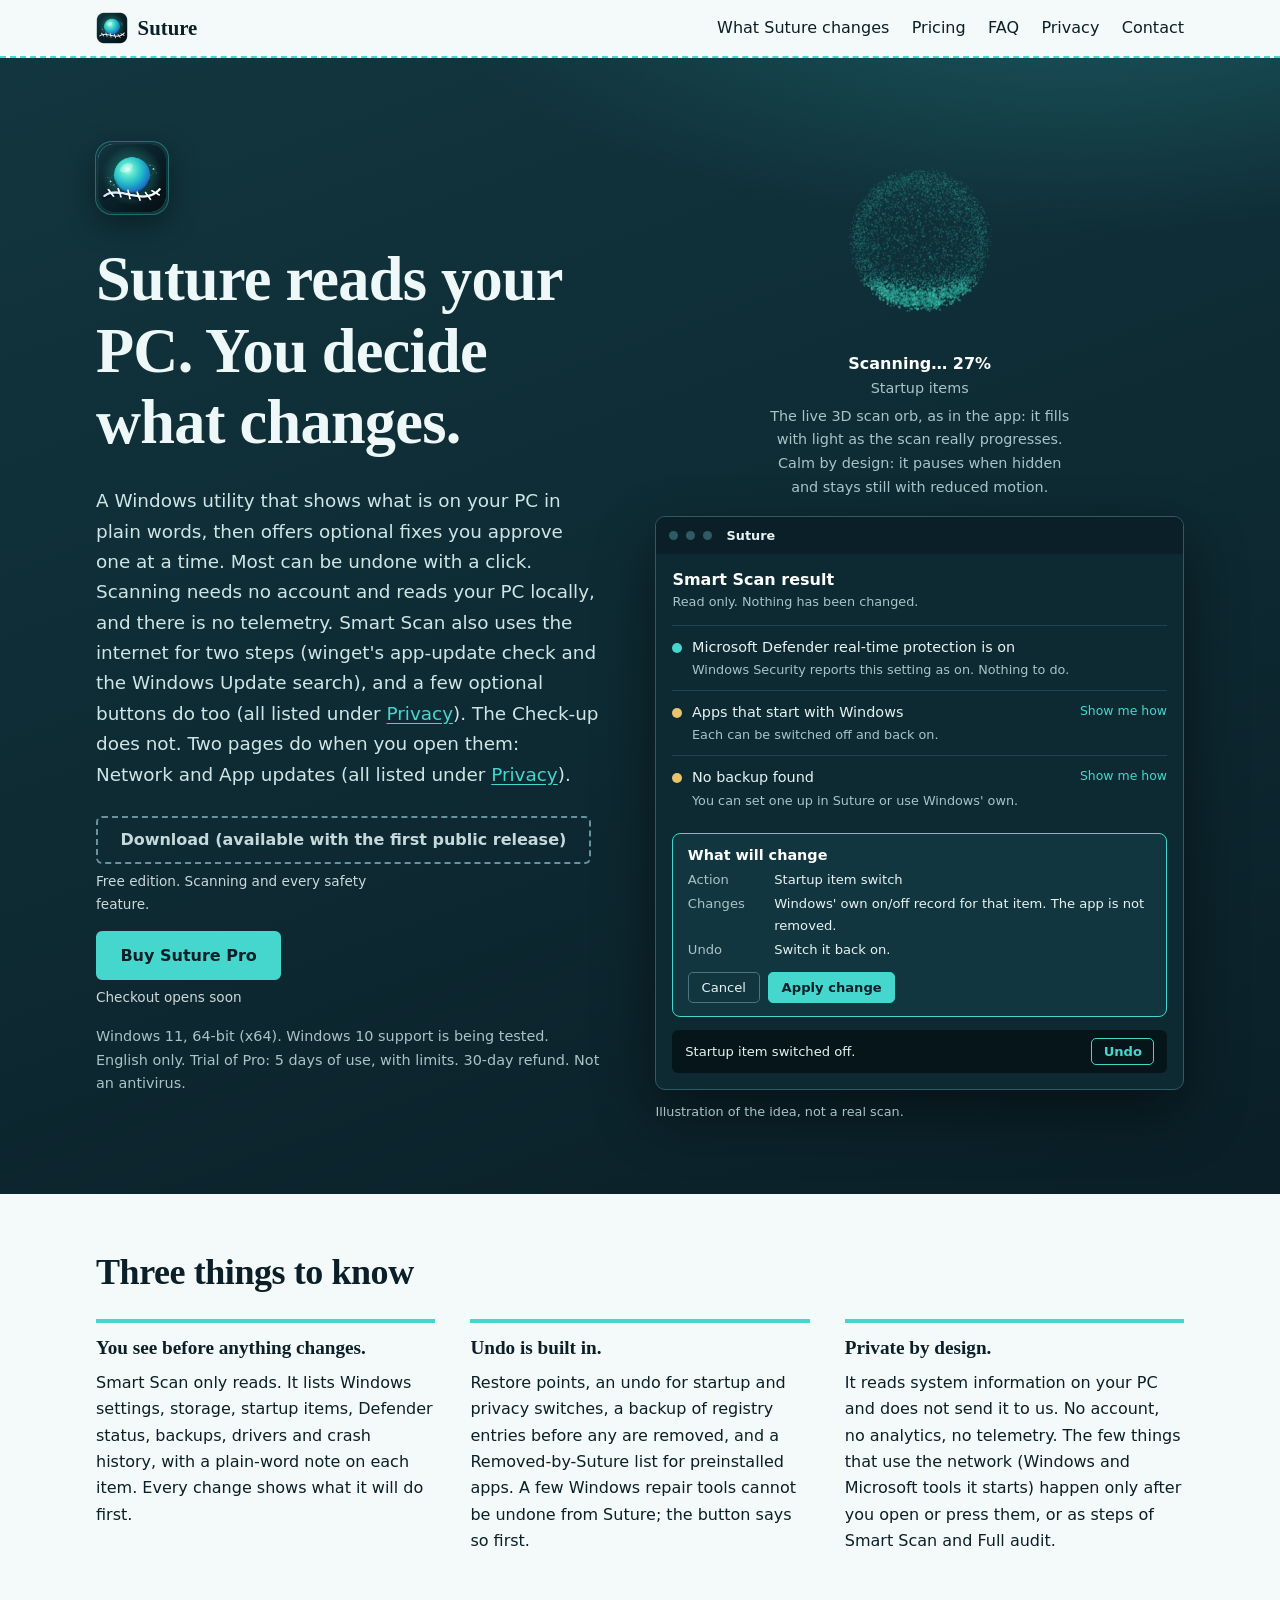
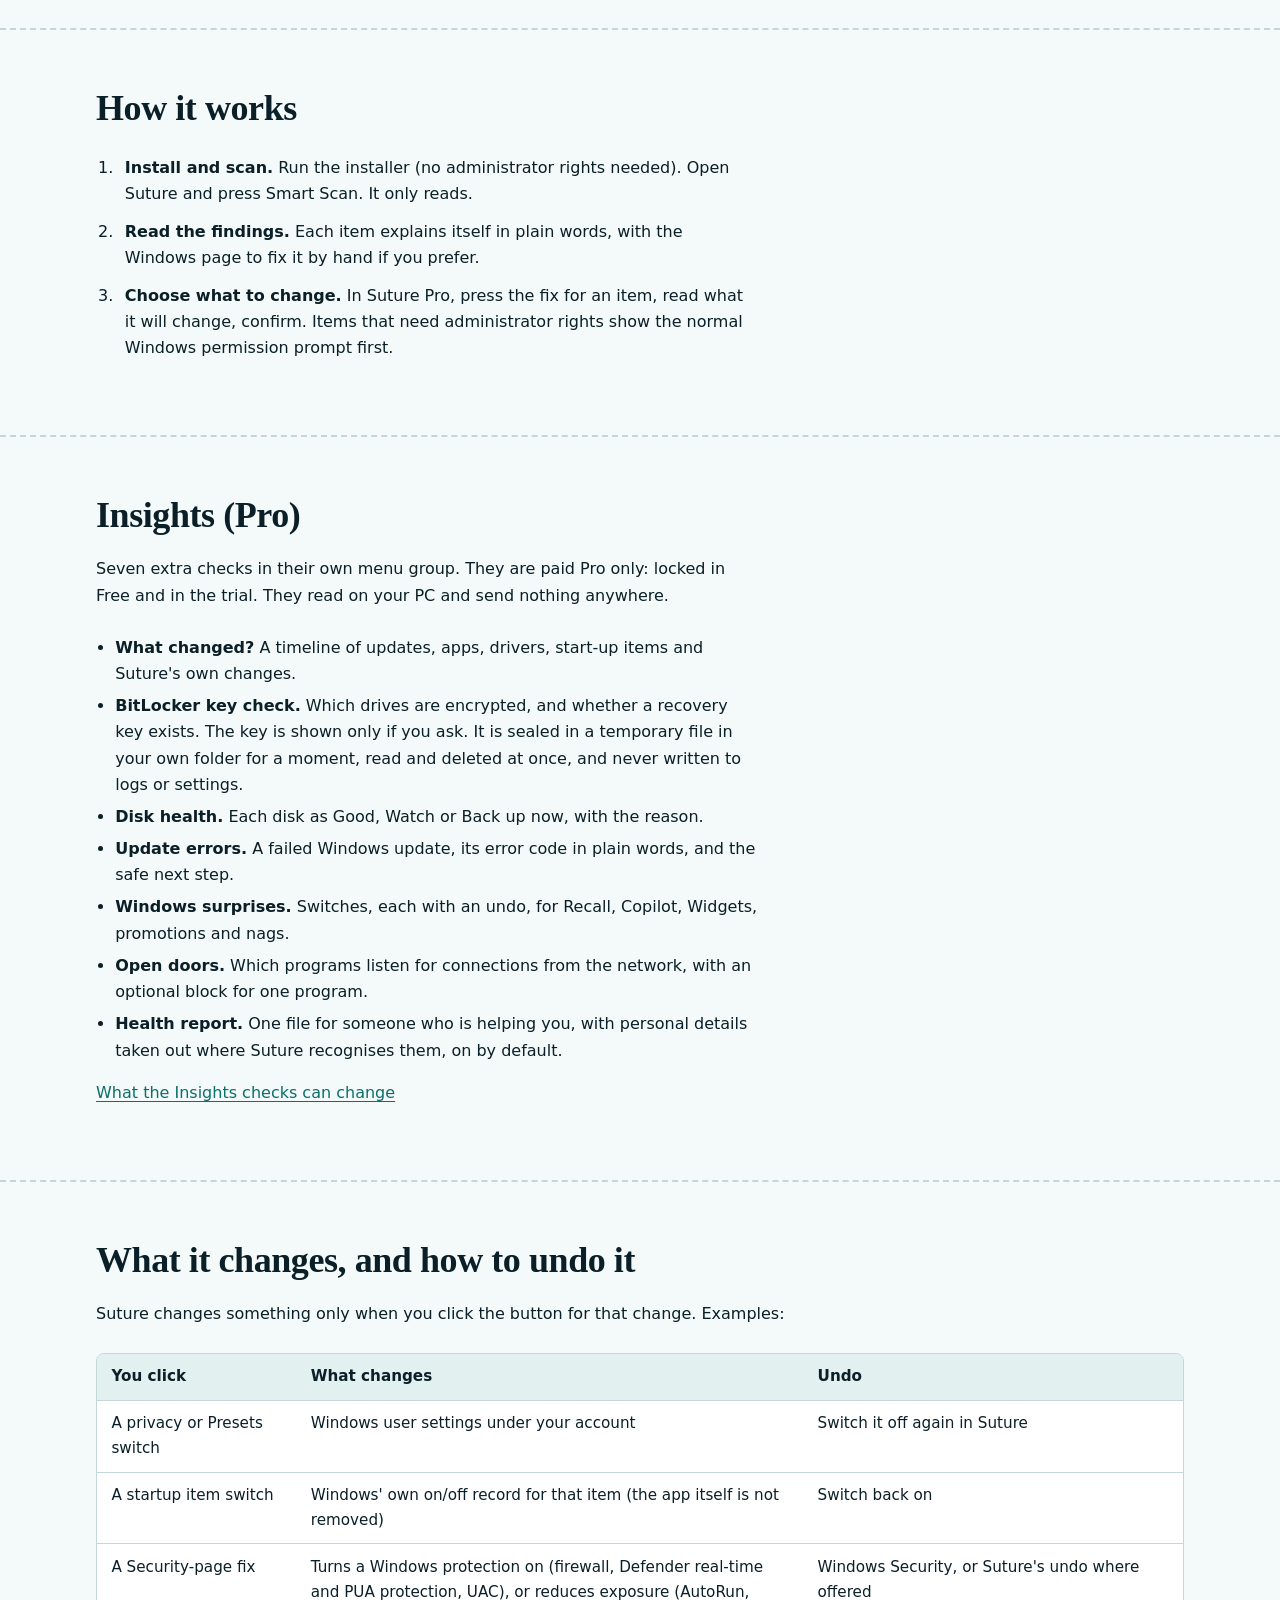
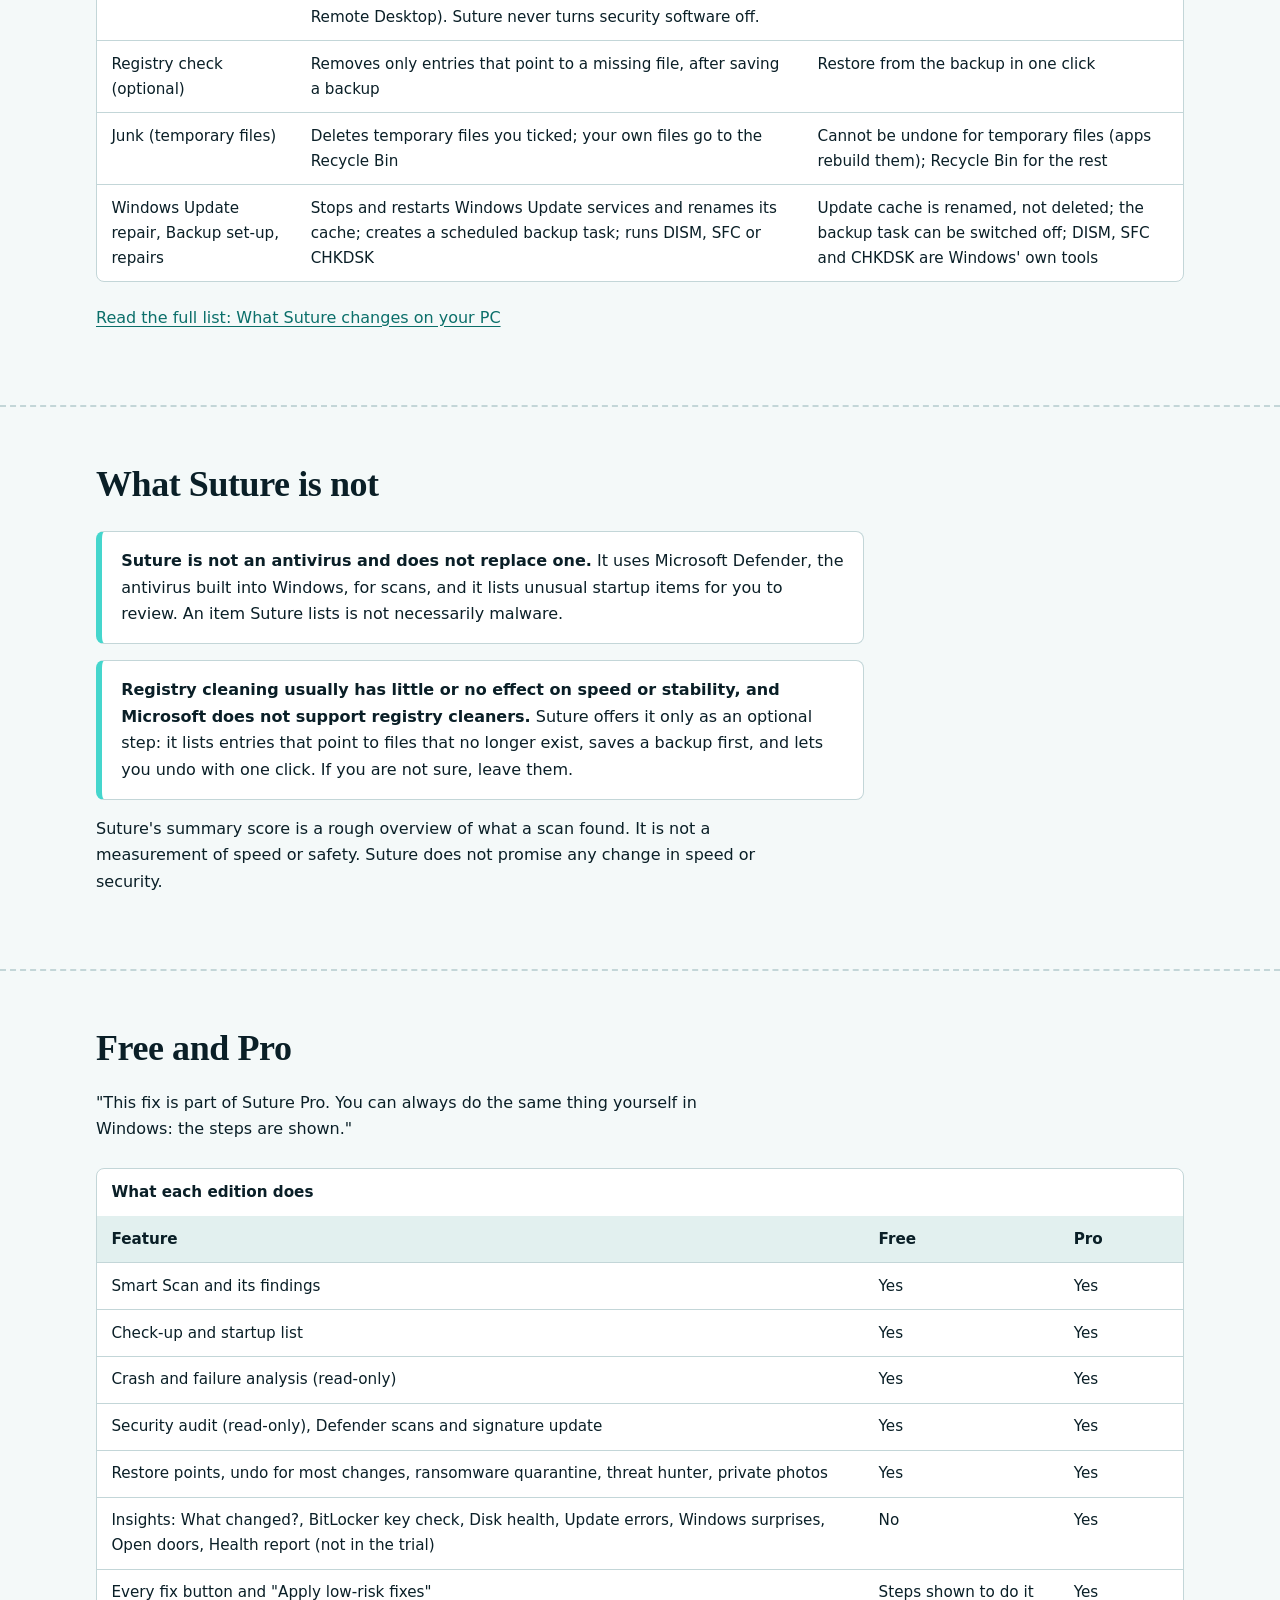
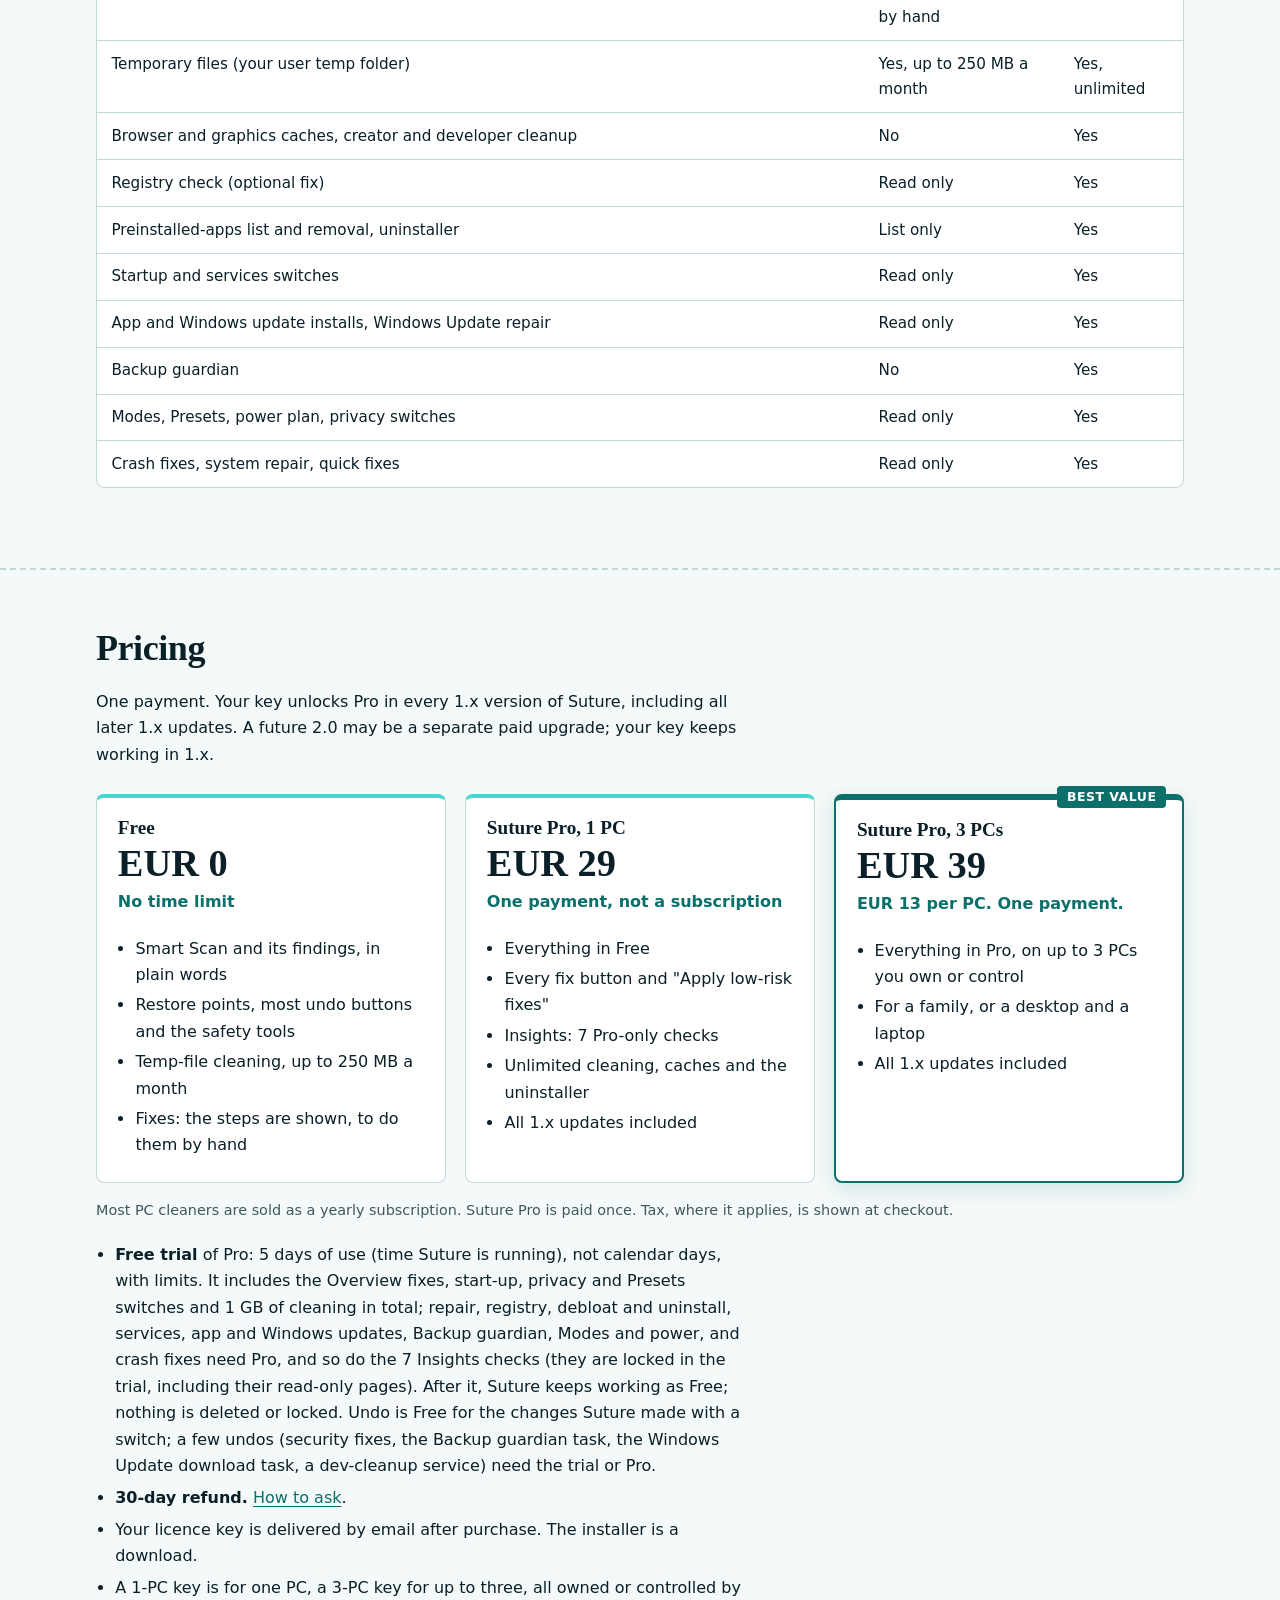
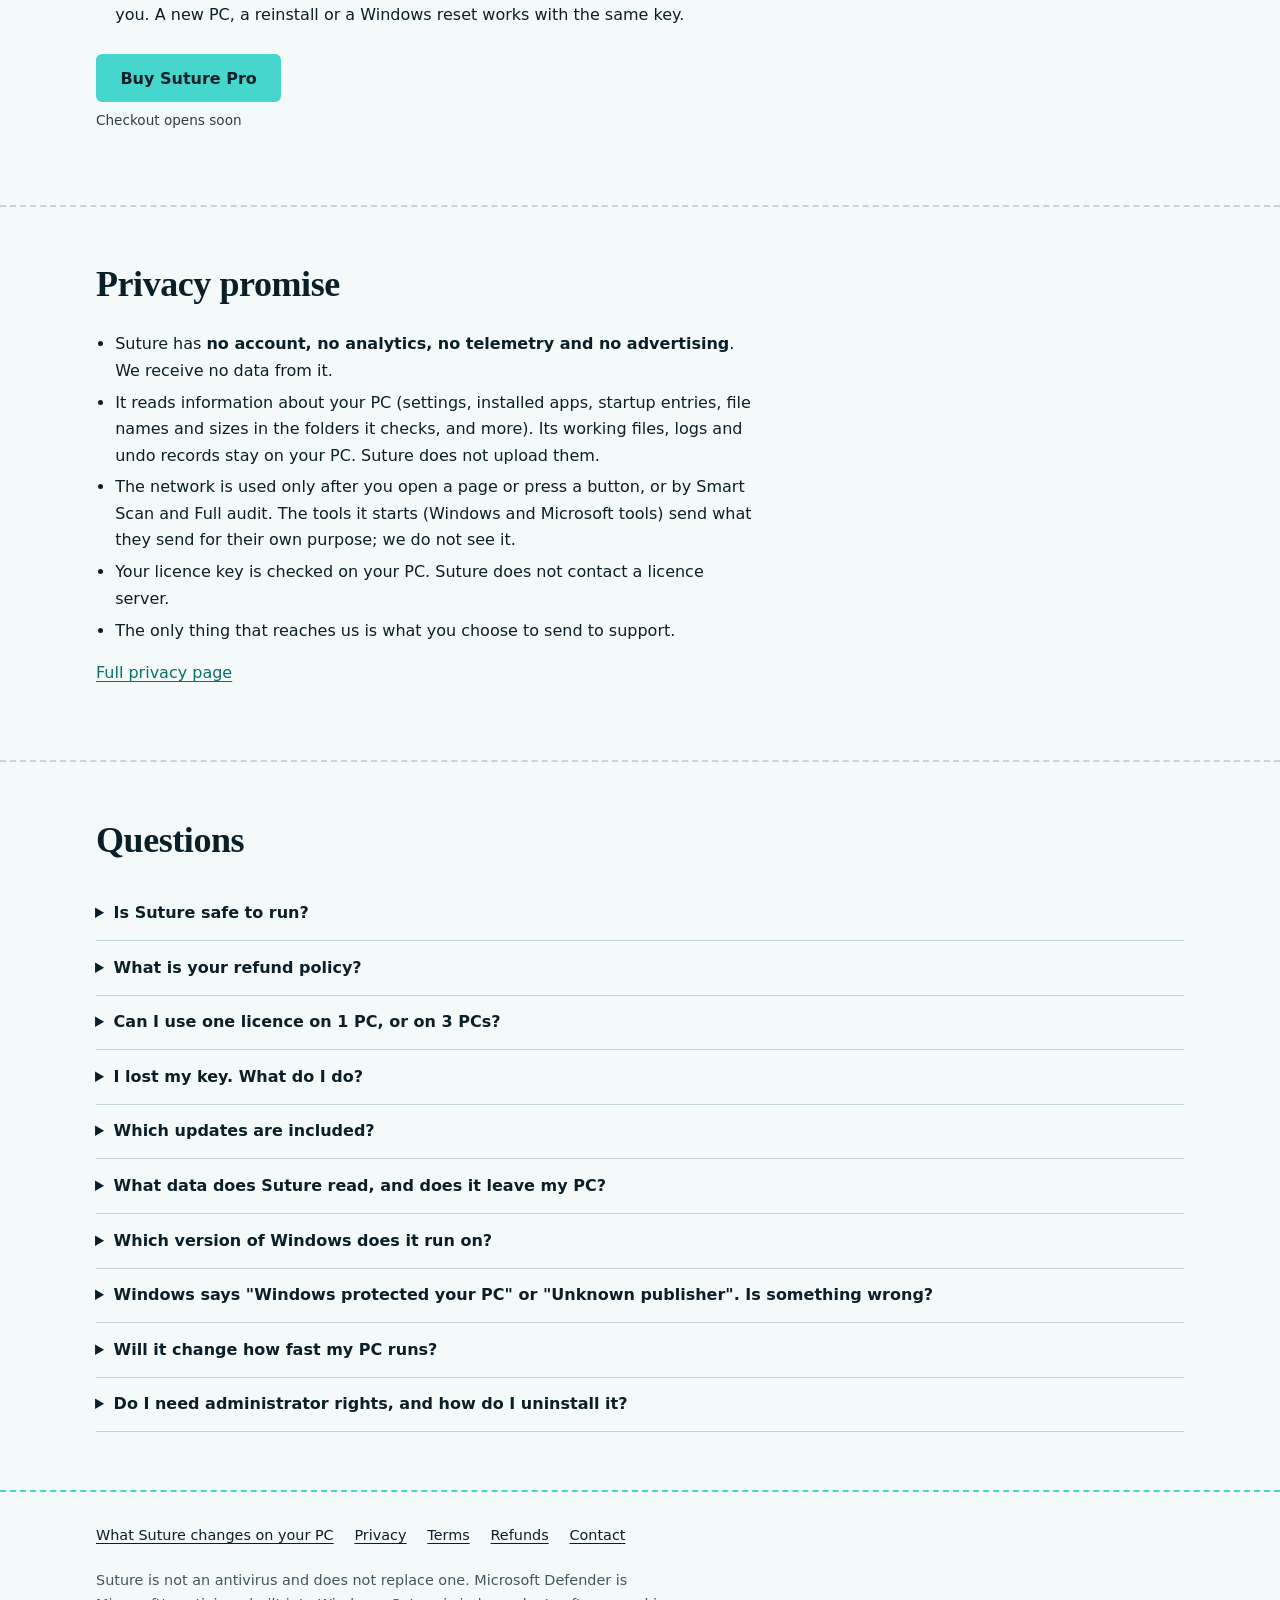
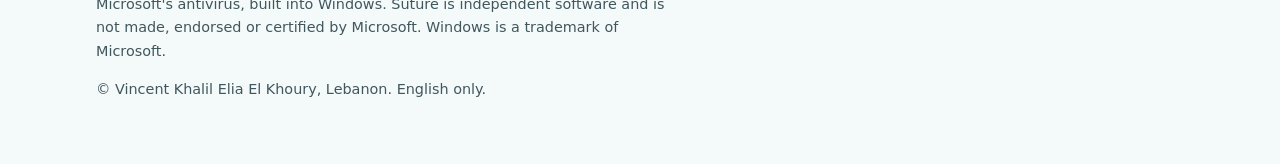
<file: index.html>
<!doctype html>
<html lang="en">
<head>
<meta charset="utf-8">
<meta name="viewport" content="width=device-width,initial-scale=1">
<title>Suture: a Windows PC checker that asks before it changes</title>
<meta name="description" content="Suture reads your Windows 11 settings, storage, startup items and backups, lists what it found, and changes nothing until you click. No account needed.">
<meta name="color-scheme" content="light dark">
<meta name="theme-color" content="#0a1f27">
<meta property="og:type" content="website">
<meta property="og:site_name" content="Suture">
<meta property="og:title" content="Suture: a Windows PC checker that asks before it changes">
<meta property="og:description" content="Suture reads your Windows 11 settings, storage, startup items and backups, lists what it found, and changes nothing until you click. No account needed.">
<meta property="og:image" content="https://suture-app.github.io/suture/suture-256.png">
<meta name="twitter:card" content="summary">
<link rel="icon" href="favicon.svg" type="image/svg+xml">
<link rel="icon" href="suture-256.png" type="image/png" sizes="256x256">
<link rel="apple-touch-icon" href="suture-256.png">
<link rel="stylesheet" href="style.css">
</head>
<body>
<a class="skip" href="#main">Skip to content</a>
<header class="site"><div class="wrap">
<a class="brand" href="index.html"><img src="suture-256.png" width="32" height="32" alt="">Suture</a>
<nav class="d" aria-label="Main"><ul><li><a href="changes.html">What Suture changes</a></li><li><a href="index.html#pricing">Pricing</a></li><li><a href="index.html#faq">FAQ</a></li><li><a href="privacy.html">Privacy</a></li><li><a href="contact.html">Contact</a></li></ul></nav>
<details class="m"><summary>Menu</summary><nav aria-label="Main (menu)"><ul><li><a href="changes.html">What Suture changes</a></li><li><a href="index.html#pricing">Pricing</a></li><li><a href="index.html#faq">FAQ</a></li><li><a href="privacy.html">Privacy</a></li><li><a href="contact.html">Contact</a></li></ul></nav></details>
</div></header>
<main id="main">
<div class="hero"><div class="wrap grid">
<div>
<img class="mark" src="suture-256.png" width="72" height="72" alt="Suture logo">
<h1>Suture reads your PC. You decide what changes.</h1>
<p class="lede">A Windows utility that shows what is on your PC in plain words, then offers optional fixes you approve one at a time. Most can be undone with a click. Scanning needs no account and reads your PC locally, and there is no telemetry. Smart Scan also uses the internet for two steps (winget's app-update check and the Windows Update search), and a few optional buttons do too (all listed under <a href="#privacy">Privacy</a>). The Check-up does not. Two pages do when you open them: Network and App updates (all listed under <a href="#privacy">Privacy</a>).</p>
<div class="actions">
<div class="col"><span class="btn disabled" aria-disabled="true">Download (available with the first public release)</span><span class="note">Free edition. Scanning and every safety feature.</span></div>
<div class="col"><a class="btn" href="#buy-placeholder">Buy Suture Pro</a><span class="note" id="buy-placeholder">Checkout opens soon</span></div>
</div>
<p class="small">Windows 11, 64-bit (x64). Windows 10 support is being tested. English only. Trial of Pro: 5 days of use, with limits. 30-day refund. Not an antivirus.</p>
</div>
<div><div class="orbdemo" aria-label="Suture's live scan orb, as in the app (illustration loop)">
<div class="orbbox" data-state="idle"><canvas id="orb" class="orb" aria-hidden="true"></canvas><div class="orb-cap" aria-live="off"><b data-t></b><span data-s></span></div></div>
<p class="small">The live 3D scan orb, as in the app: it fills with light as the scan really progresses. Calm by design: it pauses when hidden and stays still with reduced motion.</p>
</div>
<div class="win" role="img" aria-label="Illustration of the Suture window: a scan result with plain-word notes, a panel that says what a change will do, and an Undo bar.">
<div class="bar" aria-hidden="true"><i></i><i></i><i></i><b>Suture</b></div>
<div class="body" aria-hidden="true">
<h2>Smart Scan result</h2>
<p class="sub">Read only. Nothing has been changed.</p>
<div class="item"><span class="dot"></span><div><p>Microsoft Defender real-time protection is on</p><p>Windows Security reports this setting as on. Nothing to do.</p></div></div>
<div class="item"><span class="dot n"></span><div><p>Apps that start with Windows</p><p>Each can be switched off and back on.</p></div><span class="how">Show me how</span></div>
<div class="item"><span class="dot n"></span><div><p>No backup found</p><p>You can set one up in Suture or use Windows' own.</p></div><span class="how">Show me how</span></div>
<div class="panel"><h3>What will change</h3>
<dl><dt>Action</dt><dd>Startup item switch</dd><dt>Changes</dt><dd>Windows' own on/off record for that item. The app is not removed.</dd><dt>Undo</dt><dd>Switch it back on.</dd></dl>
<div class="fake"><span>Cancel</span><span class="go">Apply change</span></div></div>
<div class="undo"><span>Startup item switched off.</span><b>Undo</b></div>
</div></div>
<p class="caption">Illustration of the idea, not a real scan.</p></div>
</div></div>
<section class="first"><div class="wrap"><div class="sec-head"><h2>Three things to know</h2></div><div class="three"><div><h3>You see before anything changes.</h3><p>Smart Scan only reads. It lists Windows settings, storage, startup items, Defender status, backups, drivers and crash history, with a plain-word note on each item. Every change shows what it will do first.</p></div><div><h3>Undo is built in.</h3><p>Restore points, an undo for startup and privacy switches, a backup of registry entries before any are removed, and a Removed-by-Suture list for preinstalled apps. A few Windows repair tools cannot be undone from Suture; the button says so first.</p></div><div><h3>Private by design.</h3><p>It reads system information on your PC and does not send it to us. No account, no analytics, no telemetry. The few things that use the network (Windows and Microsoft tools it starts) happen only after you open or press them, or as steps of Smart Scan and Full audit.</p></div></div></div></section><section id="how"><div class="wrap"><div class="sec-head"><h2>How it works</h2></div><ol class="steps"><li><strong>Install and scan.</strong> Run the installer (no administrator rights needed). Open Suture and press Smart Scan. It only reads.</li><li><strong>Read the findings.</strong> Each item explains itself in plain words, with the Windows page to fix it by hand if you prefer.</li><li><strong>Choose what to change.</strong> In Suture Pro, press the fix for an item, read what it will change, confirm. Items that need administrator rights show the normal Windows permission prompt first.</li></ol></div></section><section id="insights"><div class="wrap"><div class="sec-head"><h2>Insights (Pro)</h2><p class="prose">Seven extra checks in their own menu group. They are paid Pro only: locked in Free and in the trial. They read on your PC and send nothing anywhere.</p></div><ul class="facts"><li><strong>What changed?</strong> A timeline of updates, apps, drivers, start-up items and Suture's own changes.</li><li><strong>BitLocker key check.</strong> Which drives are encrypted, and whether a recovery key exists. The key is shown only if you ask. It is sealed in a temporary file in your own folder for a moment, read and deleted at once, and never written to logs or settings.</li><li><strong>Disk health.</strong> Each disk as Good, Watch or Back up now, with the reason.</li><li><strong>Update errors.</strong> A failed Windows update, its error code in plain words, and the safe next step.</li><li><strong>Windows surprises.</strong> Switches, each with an undo, for Recall, Copilot, Widgets, promotions and nags.</li><li><strong>Open doors.</strong> Which programs listen for connections from the network, with an optional block for one program.</li><li><strong>Health report.</strong> One file for someone who is helping you, with personal details taken out where Suture recognises them, on by default.</li></ul><p><a href="changes.html#insights">What the Insights checks can change</a></p></div></section>
<section id="changes"><div class="wrap"><div class="sec-head"><h2>What it changes, and how to undo it</h2><p>Suture changes something only when you click the button for that change. Examples:</p></div><div class="tablewrap"><table class="stack"><thead><tr><th scope="col">You click</th><th scope="col">What changes</th><th scope="col">Undo</th></tr></thead><tbody><tr><td data-label="You click">A privacy or Presets switch</td><td data-label="What changes">Windows user settings under your account</td><td data-label="Undo">Switch it off again in Suture</td></tr><tr><td data-label="You click">A startup item switch</td><td data-label="What changes">Windows' own on/off record for that item (the app itself is not removed)</td><td data-label="Undo">Switch back on</td></tr><tr><td data-label="You click">A Security-page fix</td><td data-label="What changes">Turns a Windows protection on (firewall, Defender real-time and PUA protection, UAC), or reduces exposure (AutoRun, Remote Desktop). Suture never turns security software off.</td><td data-label="Undo">Windows Security, or Suture's undo where offered</td></tr><tr><td data-label="You click">Registry check (optional)</td><td data-label="What changes">Removes only entries that point to a missing file, after saving a backup</td><td data-label="Undo">Restore from the backup in one click</td></tr><tr><td data-label="You click">Junk (temporary files)</td><td data-label="What changes">Deletes temporary files you ticked; your own files go to the Recycle Bin</td><td data-label="Undo">Cannot be undone for temporary files (apps rebuild them); Recycle Bin for the rest</td></tr><tr><td data-label="You click">Windows Update repair, Backup set-up, repairs</td><td data-label="What changes">Stops and restarts Windows Update services and renames its cache; creates a scheduled backup task; runs DISM, SFC or CHKDSK</td><td data-label="Undo">Update cache is renamed, not deleted; the backup task can be switched off; DISM, SFC and CHKDSK are Windows' own tools</td></tr></tbody></table></div><p><a href="changes.html">Read the full list: What Suture changes on your PC</a></p></div></section><section id="not"><div class="wrap"><div class="sec-head"><h2>What Suture is not</h2></div><div class="statement"><p><strong>Suture is not an antivirus and does not replace one.</strong> It uses Microsoft Defender, the antivirus built into Windows, for scans, and it lists unusual startup items for you to review. An item Suture lists is not necessarily malware.</p></div><div class="statement"><p><strong>Registry cleaning usually has little or no effect on speed or stability, and Microsoft does not support registry cleaners.</strong> Suture offers it only as an optional step: it lists entries that point to files that no longer exist, saves a backup first, and lets you undo with one click. If you are not sure, leave them.</p></div><p class="prose">Suture's summary score is a rough overview of what a scan found. It is not a measurement of speed or safety. Suture does not promise any change in speed or security.</p></div></section><section id="editions"><div class="wrap"><div class="sec-head"><h2>Free and Pro</h2><p class="prose">"This fix is part of Suture Pro. You can always do the same thing yourself in Windows: the steps are shown."</p></div><div class="tablewrap"><table class="stack"><caption>What each edition does</caption><thead><tr><th scope="col">Feature</th><th scope="col">Free</th><th scope="col">Pro</th></tr></thead><tbody><tr><td data-label="Feature">Smart Scan and its findings</td><td data-label="Free">Yes</td><td data-label="Pro">Yes</td></tr><tr><td data-label="Feature">Check-up and startup list</td><td data-label="Free">Yes</td><td data-label="Pro">Yes</td></tr><tr><td data-label="Feature">Crash and failure analysis (read-only)</td><td data-label="Free">Yes</td><td data-label="Pro">Yes</td></tr><tr><td data-label="Feature">Security audit (read-only), Defender scans and signature update</td><td data-label="Free">Yes</td><td data-label="Pro">Yes</td></tr><tr><td data-label="Feature">Restore points, undo for most changes, ransomware quarantine, threat hunter, private photos</td><td data-label="Free">Yes</td><td data-label="Pro">Yes</td></tr><tr><td data-label="Feature">Insights: What changed?, BitLocker key check, Disk health, Update errors, Windows surprises, Open doors, Health report (not in the trial)</td><td data-label="Free">No</td><td data-label="Pro">Yes</td></tr><tr><td data-label="Feature">Every fix button and "Apply low-risk fixes"</td><td data-label="Free">Steps shown to do it by hand</td><td data-label="Pro">Yes</td></tr><tr><td data-label="Feature">Temporary files (your user temp folder)</td><td data-label="Free">Yes, up to 250 MB a month</td><td data-label="Pro">Yes, unlimited</td></tr><tr><td data-label="Feature">Browser and graphics caches, creator and developer cleanup</td><td data-label="Free">No</td><td data-label="Pro">Yes</td></tr><tr><td data-label="Feature">Registry check (optional fix)</td><td data-label="Free">Read only</td><td data-label="Pro">Yes</td></tr><tr><td data-label="Feature">Preinstalled-apps list and removal, uninstaller</td><td data-label="Free">List only</td><td data-label="Pro">Yes</td></tr><tr><td data-label="Feature">Startup and services switches</td><td data-label="Free">Read only</td><td data-label="Pro">Yes</td></tr><tr><td data-label="Feature">App and Windows update installs, Windows Update repair</td><td data-label="Free">Read only</td><td data-label="Pro">Yes</td></tr><tr><td data-label="Feature">Backup guardian</td><td data-label="Free">No</td><td data-label="Pro">Yes</td></tr><tr><td data-label="Feature">Modes, Presets, power plan, privacy switches</td><td data-label="Free">Read only</td><td data-label="Pro">Yes</td></tr><tr><td data-label="Feature">Crash fixes, system repair, quick fixes</td><td data-label="Free">Read only</td><td data-label="Pro">Yes</td></tr></tbody></table></div></div></section><section id="pricing"><div class="wrap"><div class="sec-head"><h2>Pricing</h2><p class="prose">One payment. Your key unlocks Pro in every 1.x version of Suture, including all later 1.x updates. A future 2.0 may be a separate paid upgrade; your key keeps working in 1.x.</p></div><div class="price"><div class="plan"><h3>Free</h3><p class="amt">EUR 0</p><p class="per">No time limit</p><ul class="inc"><li>Smart Scan and its findings, in plain words</li><li>Restore points, most undo buttons and the safety tools</li><li>Temp-file cleaning, up to 250 MB a month</li><li>Fixes: the steps are shown, to do them by hand</li></ul></div><div class="plan"><h3>Suture Pro, 1 PC</h3><p class="amt">EUR 29</p><p class="per">One payment, not a subscription</p><ul class="inc"><li>Everything in Free</li><li>Every fix button and "Apply low-risk fixes"</li><li>Insights: 7 Pro-only checks</li><li>Unlimited cleaning, caches and the uninstaller</li><li>All 1.x updates included</li></ul></div><div class="plan best"><p class="tag">Best value</p><h3>Suture Pro, 3 PCs</h3><p class="amt">EUR 39</p><p class="per">EUR 13 per PC. One payment.</p><ul class="inc"><li>Everything in Pro, on up to 3 PCs you own or control</li><li>For a family, or a desktop and a laptop</li><li>All 1.x updates included</li></ul></div></div><p class="small price-note">Most PC cleaners are sold as a yearly subscription. Suture Pro is paid once. Tax, where it applies, is shown at checkout.</p><ul class="facts"><li><strong>Free trial</strong> of Pro: 5 days of use (time Suture is running), not calendar days, with limits. It includes the Overview fixes, start-up, privacy and Presets switches and 1 GB of cleaning in total; repair, registry, debloat and uninstall, services, app and Windows updates, Backup guardian, Modes and power, and crash fixes need Pro, and so do the 7 Insights checks (they are locked in the trial, including their read-only pages). After it, Suture keeps working as Free; nothing is deleted or locked. Undo is Free for the changes Suture made with a switch; a few undos (security fixes, the Backup guardian task, the Windows Update download task, a dev-cleanup service) need the trial or Pro.</li><li><strong>30-day refund.</strong> <a href="refund.html">How to ask</a>.</li><li>Your licence key is delivered by email after purchase. The installer is a download.</li><li>A 1-PC key is for one PC, a 3-PC key for up to three, all owned or controlled by you. A new PC, a reinstall or a Windows reset works with the same key.</li></ul><div class="actions"><div class="col"><a class="btn" href="#buy-placeholder">Buy Suture Pro</a><span class="note">Checkout opens soon</span></div></div></div></section><section id="privacy"><div class="wrap"><div class="sec-head"><h2>Privacy promise</h2></div><ul class="facts"><li>Suture has <strong>no account, no analytics, no telemetry and no advertising</strong>. We receive no data from it.</li><li>It reads information about your PC (settings, installed apps, startup entries, file names and sizes in the folders it checks, and more). Its working files, logs and undo records stay on your PC. Suture does not upload them.</li><li>The network is used only after you open a page or press a button, or by Smart Scan and Full audit. The tools it starts (Windows and Microsoft tools) send what they send for their own purpose; we do not see it.</li><li>Your licence key is checked on your PC. Suture does not contact a licence server.</li><li>The only thing that reaches us is what you choose to send to support.</li></ul><p><a href="privacy.html">Full privacy page</a></p></div></section><section id="faq"><div class="wrap"><div class="sec-head"><h2>Questions</h2></div><details class="q"><summary>Is Suture safe to run?</summary><p>It reads first and changes nothing until you click. Each change says what it will do, and most can be undone. The installer adds no service, no scheduled task, no startup entry and changes no Windows setting. No software is free of faults: make a restore point first (Suture can make one) and keep your own backups.</p></details><details class="q"><summary>What is your refund policy?</summary><p>30 days from purchase, by email to suturesupport@gmail.com with your order reference. In the EU you may also have a statutory 14-day right of withdrawal, which can be lost once the download or key is delivered if you agreed to that at checkout. Details are on the <a href="refund.html">refund page</a>.</p></details><details class="q"><summary>Can I use one licence on 1 PC, or on 3 PCs?</summary><p>A 1-PC key is for one PC. A 3-PC key is for up to three PCs. All must be owned or controlled by you. Suture works offline and cannot count PCs, so this is a term of the licence that you accept, not something Suture enforces. A new PC, a reinstall or a Windows reset works with the same key: paste it in again.</p></details><details class="q"><summary>I lost my key. What do I do?</summary><p>Write to suturesupport@gmail.com from the address you ordered with and quote the order number (or the licence reference on the Licence page in Suture). We send the same key again. We do not make a second key for one order.</p></details><details class="q"><summary>Which updates are included?</summary><p>Your key unlocks Pro in every 1.x version of Suture, including all later 1.x updates. A future 2.0 may be a separate paid upgrade; your key keeps working in 1.x. Today new builds reach you as a new download.</p></details><details class="q"><summary>What data does Suture read, and does it leave my PC?</summary><p>It reads Windows settings, Defender status, startup entries, services, installed apps, drivers, event logs, battery and disk information, file names, sizes and dates in the folders you point it at, and the location tags inside photos in your private folder. It reads file contents only on your PC and never uploads them: photo tags, the duplicate finder (SHA-256 of files over 1 MB), the threat hunter's file check (the first 1 MB of files it inspects) and files you ask Defender to scan. None of it is sent to us. See the <a href="privacy.html">privacy page</a>.</p></details><details class="q"><summary>Which version of Windows does it run on?</summary><p>Windows 11, 64-bit (x64). Windows 10 support is being tested and is not promised yet. It runs under emulation on Windows 11 for ARM, which has not been tested.</p></details><details class="q"><summary>Windows says "Windows protected your PC" or "Unknown publisher". Is something wrong?</summary><p>The current build is not code-signed, so Windows has no publisher name to show and warns about it. This warning is about the missing signature and how few people have downloaded the file; it is not a verdict on the file. To check that the file is the one we published, compare its SHA-256 value:</p><pre><code>Get-FileHash -Algorithm SHA256 "SuturePro-Setup.exe"</code></pre><p>Run that in PowerShell in the folder you downloaded to. The result must match this value exactly: the SHA-256 value published next to each download. If it does not match, do not run the file and write to us. If it matches, choose More info, then Run anyway.</p></details><details class="q"><summary>Will it change how fast my PC runs?</summary><p>We make no promise about speed. Suture shows what it found and lets you make changes. Some, such as fewer startup items, can change how a PC feels, but we do not measure that and make no claim about it.</p></details><details class="q"><summary>Do I need administrator rights, and how do I uninstall it?</summary><p>To install and to scan: no. Some actions (Windows firewall, Defender settings, scheduled backup, repairs, all-users startup entries) show the normal Windows permission prompt first. To uninstall: Settings, Apps, Installed apps, Suture, Uninstall. The uninstaller asks whether to keep your settings, logs, quarantine and backups. Windows settings you changed through Suture stay changed unless you use Undo in Suture first.</p></details></div></section>
</main>
<footer class="site"><div class="wrap">
<ul>
<li><a href="changes.html">What Suture changes on your PC</a></li>
<li><a href="privacy.html">Privacy</a></li>
<li><a href="terms.html">Terms</a></li>
<li><a href="refund.html">Refunds</a></li>
<li><a href="contact.html">Contact</a></li>
</ul>
<p>Suture is not an antivirus and does not replace one. Microsoft Defender is Microsoft's antivirus, built into Windows. Suture is independent software and is not made, endorsed or certified by Microsoft. Windows is a trademark of Microsoft.</p>
<p>&copy; Vincent Khalil Elia El Khoury, Lebanon. English only.</p>
</div></footer>
<script src="orb.js" defer></script>
<script src="orb-demo.js" defer></script>
</body>
</html>
</file>
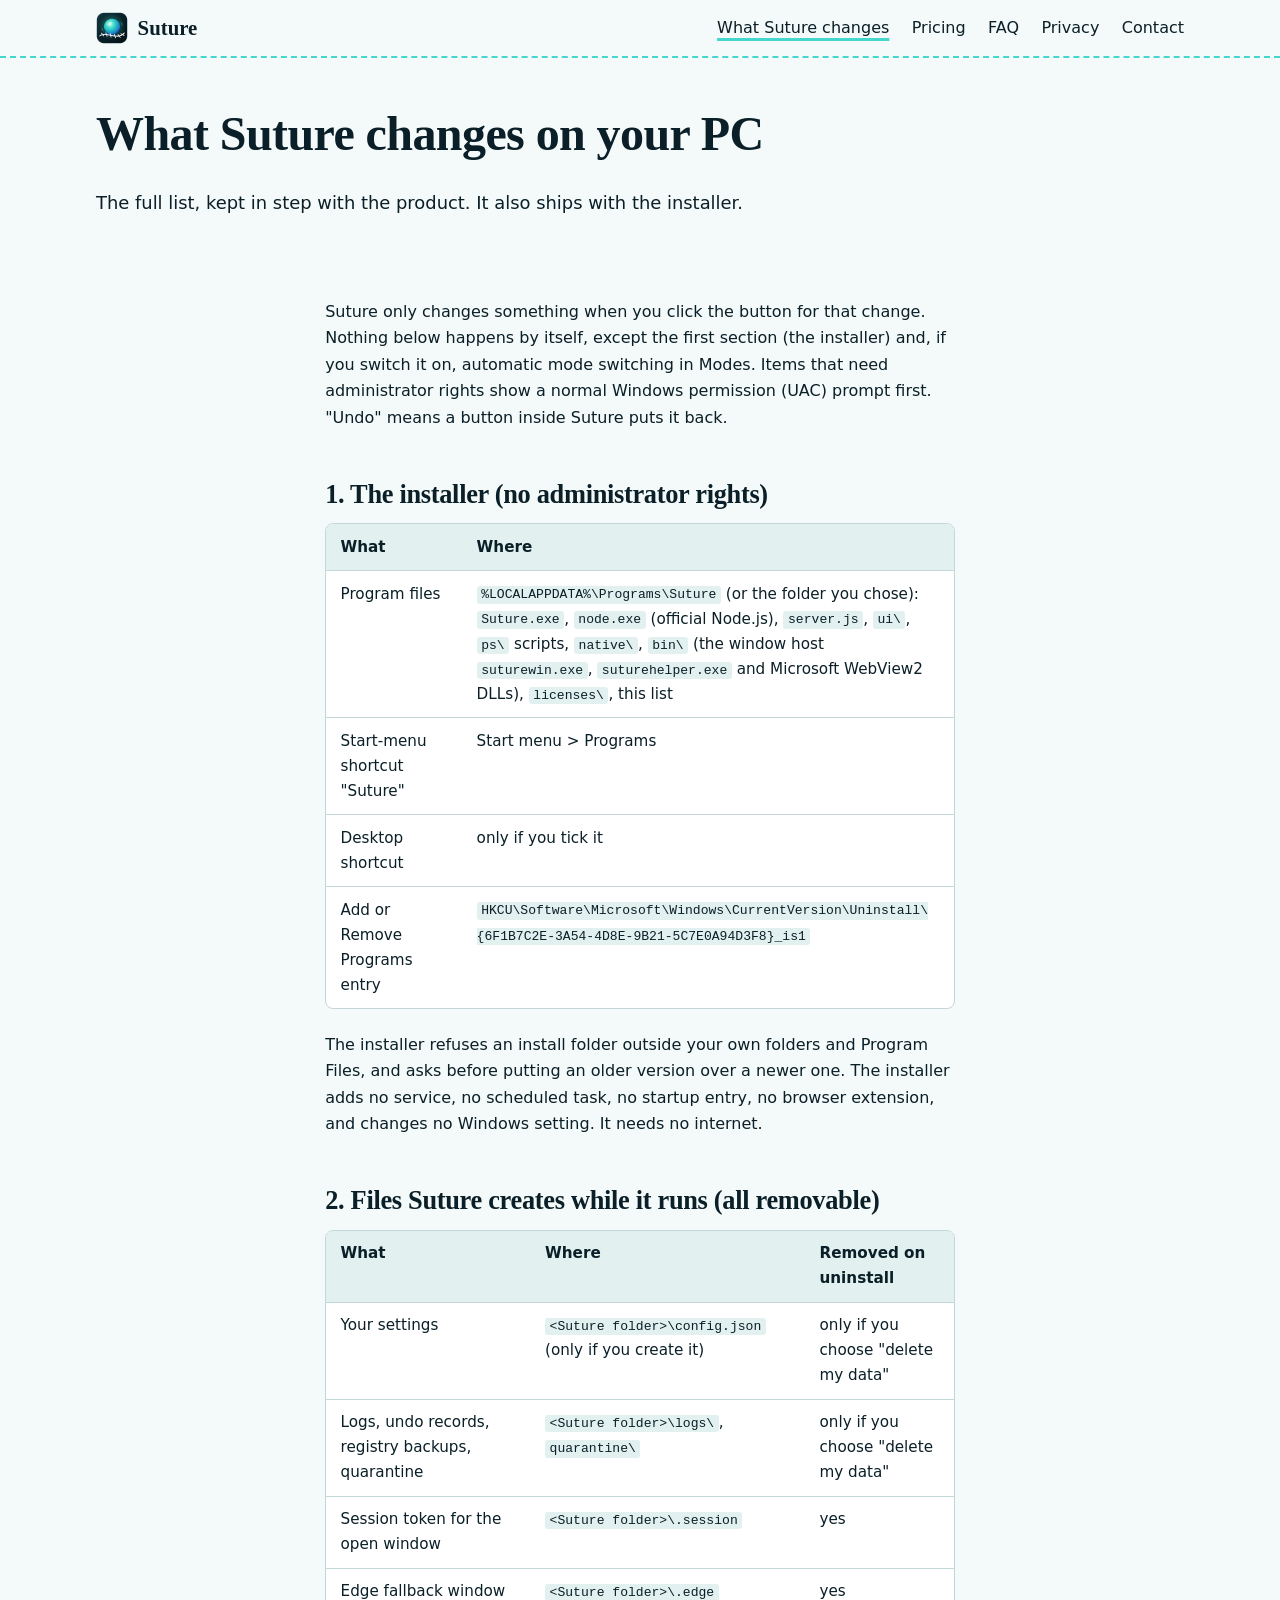
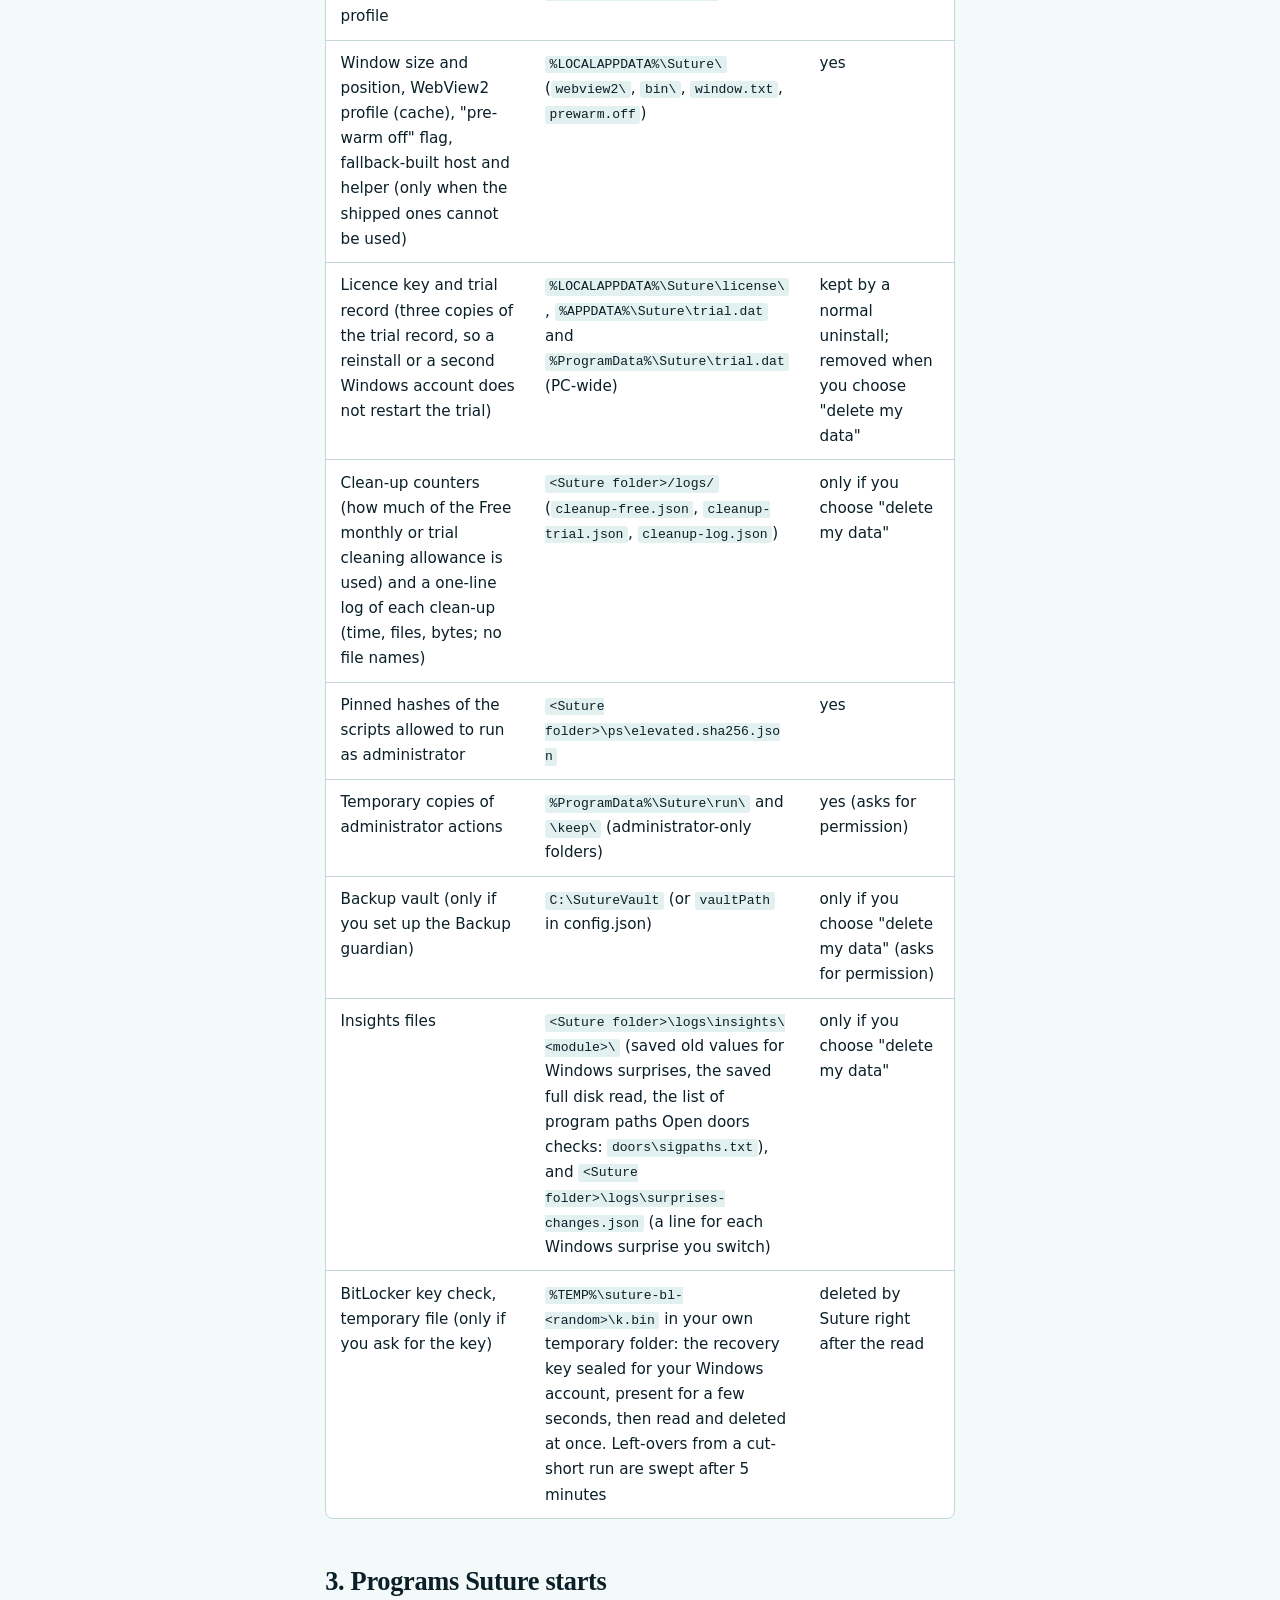
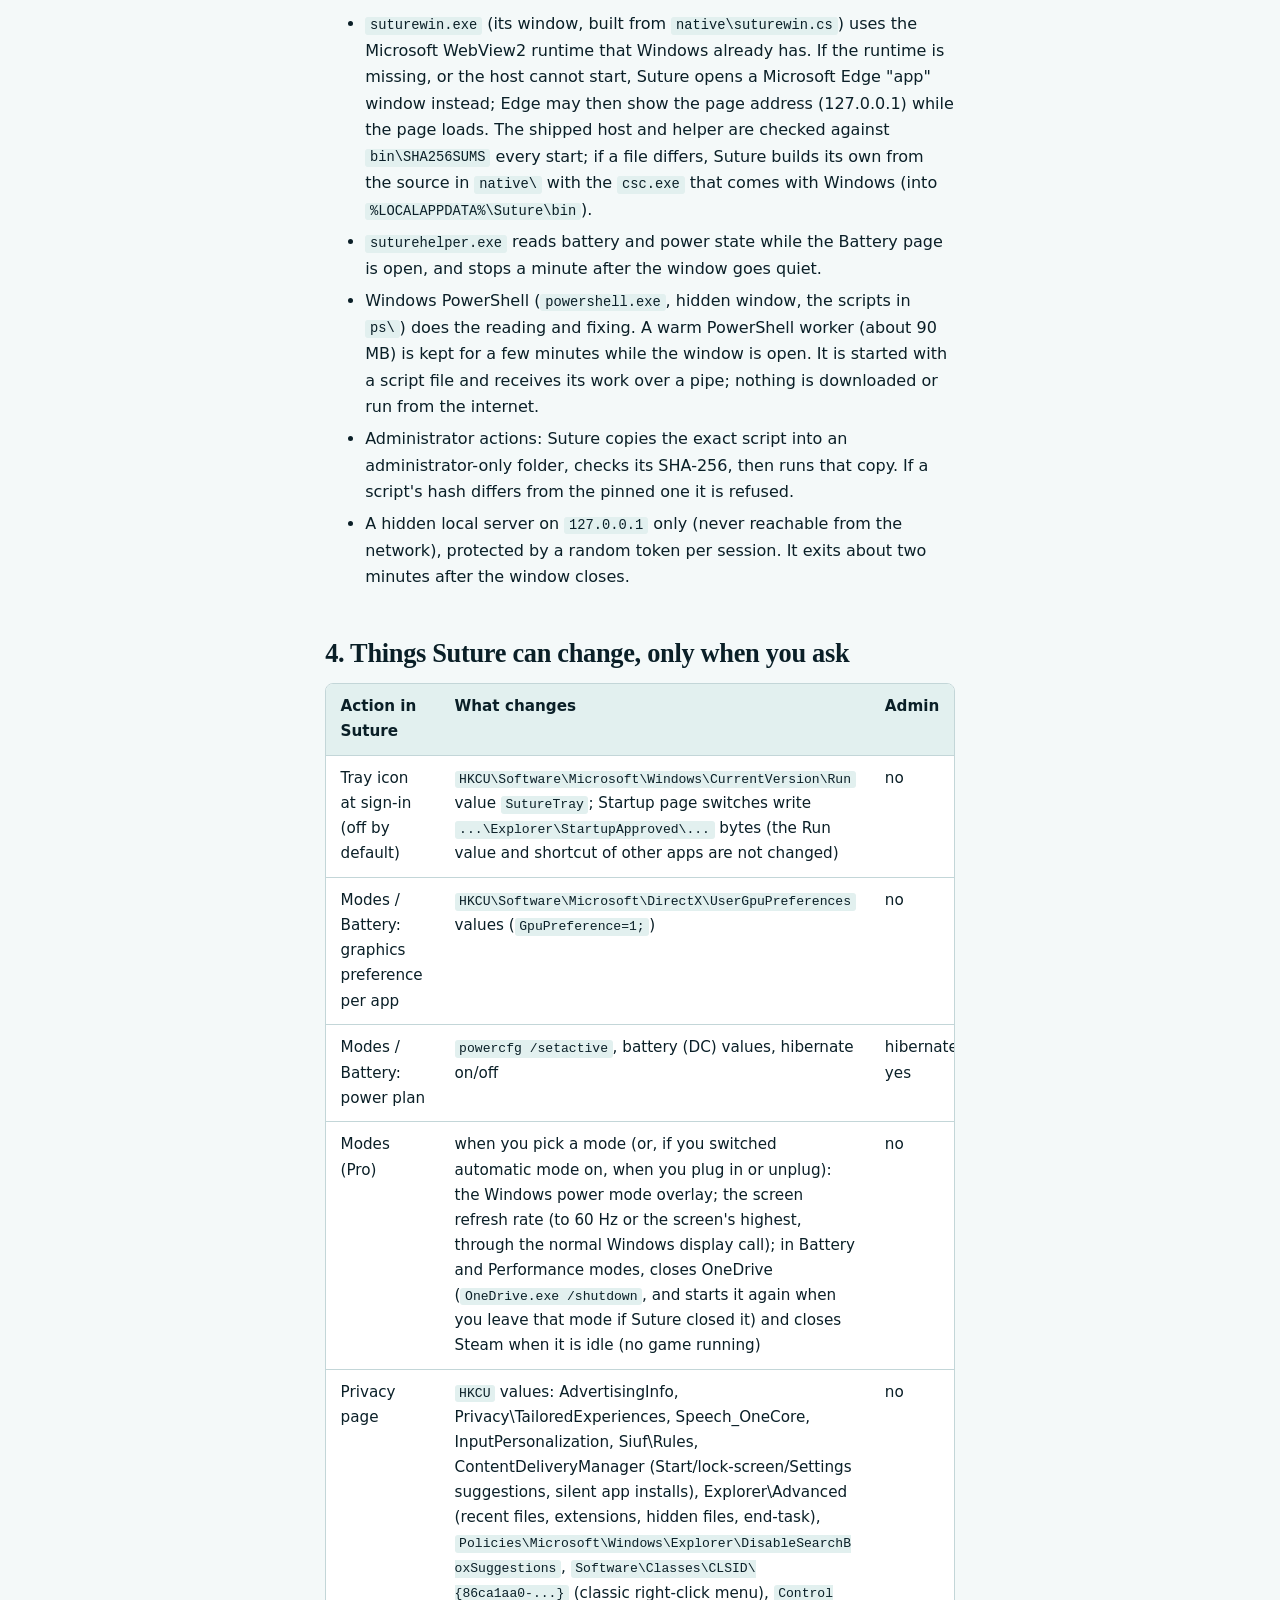
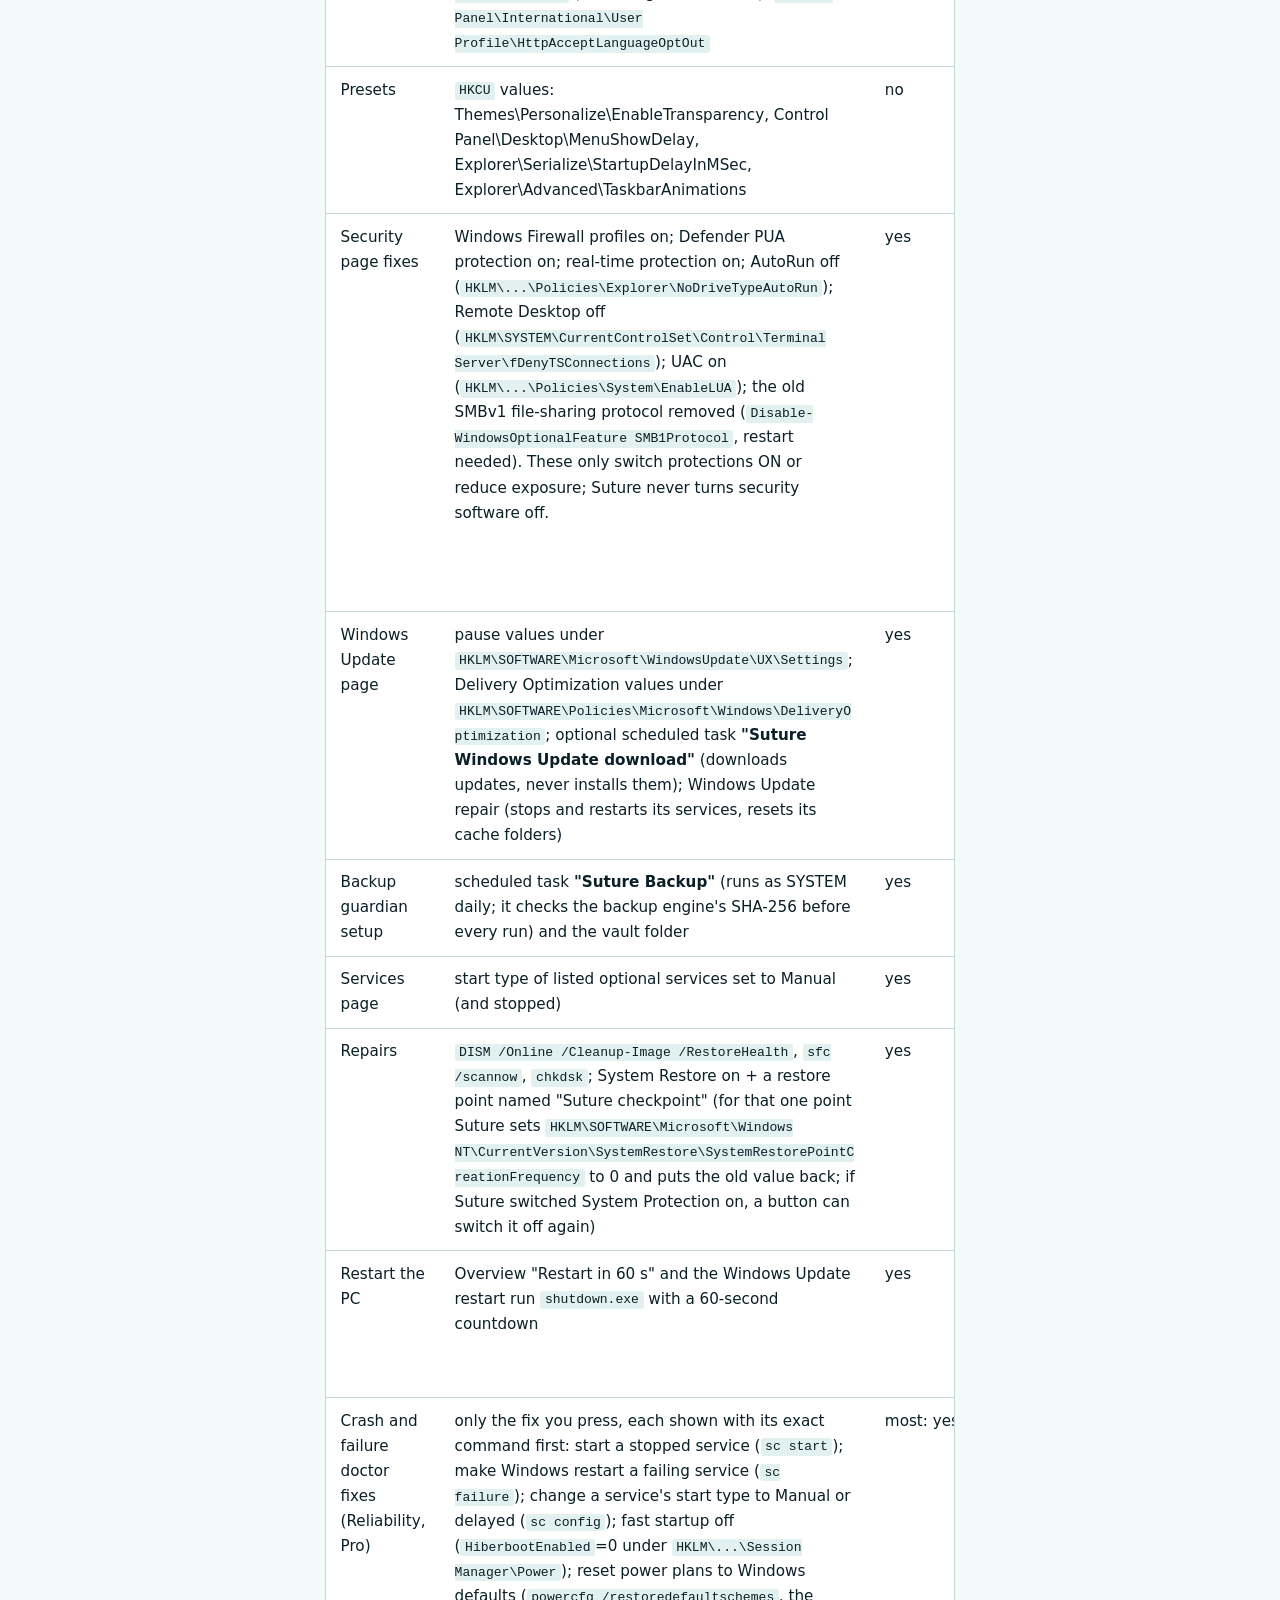
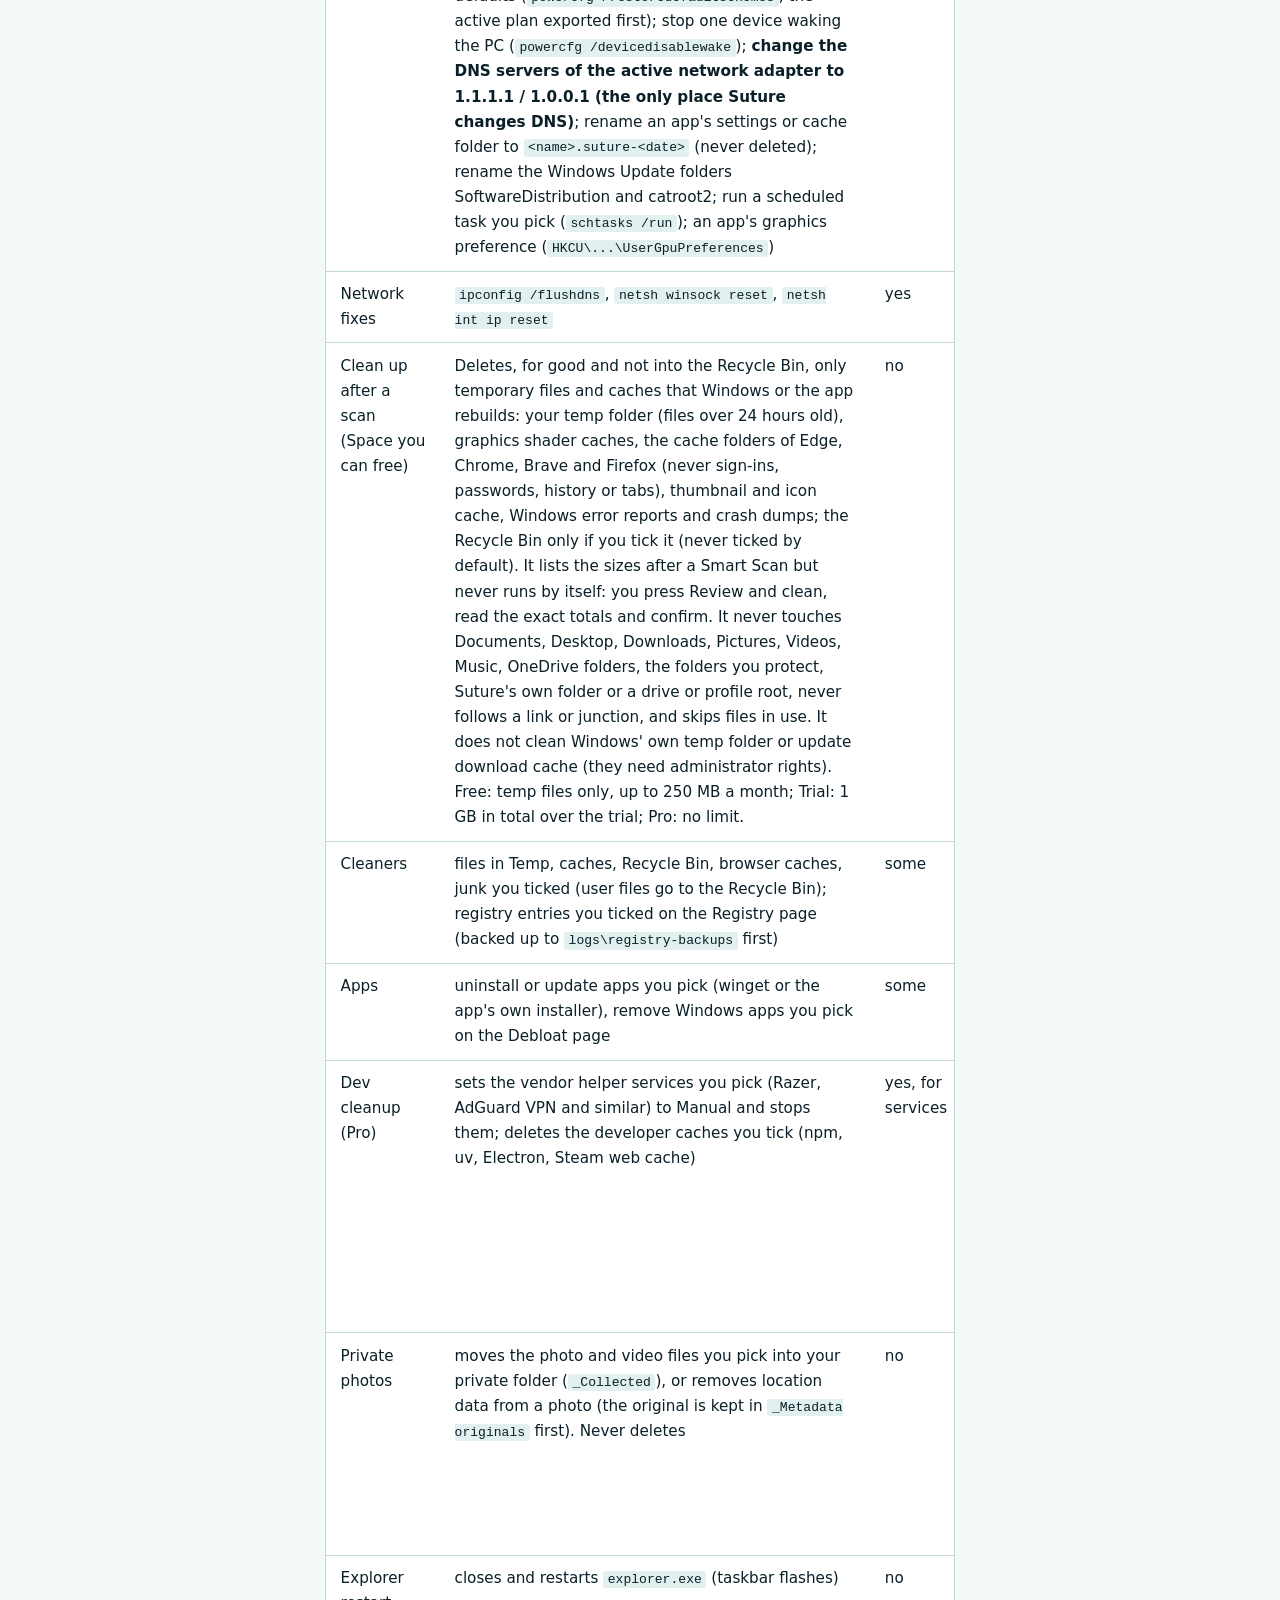
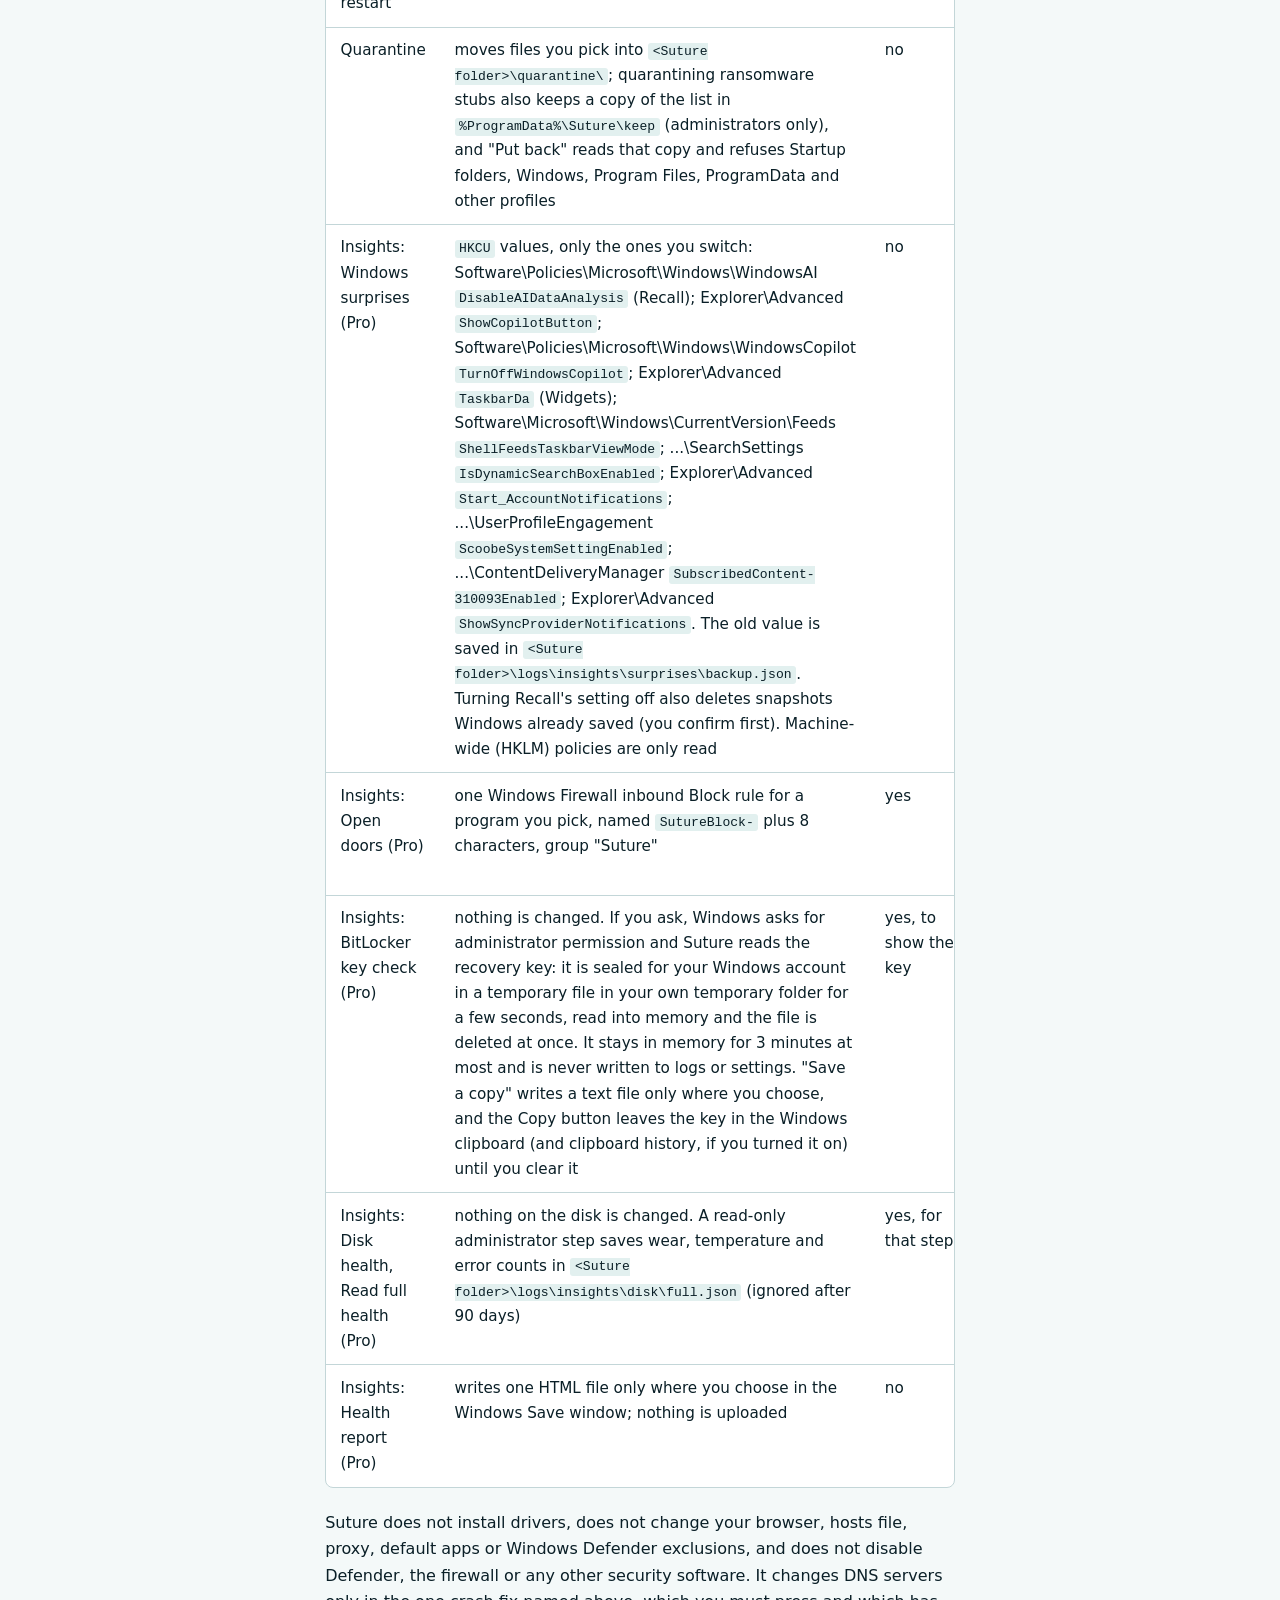
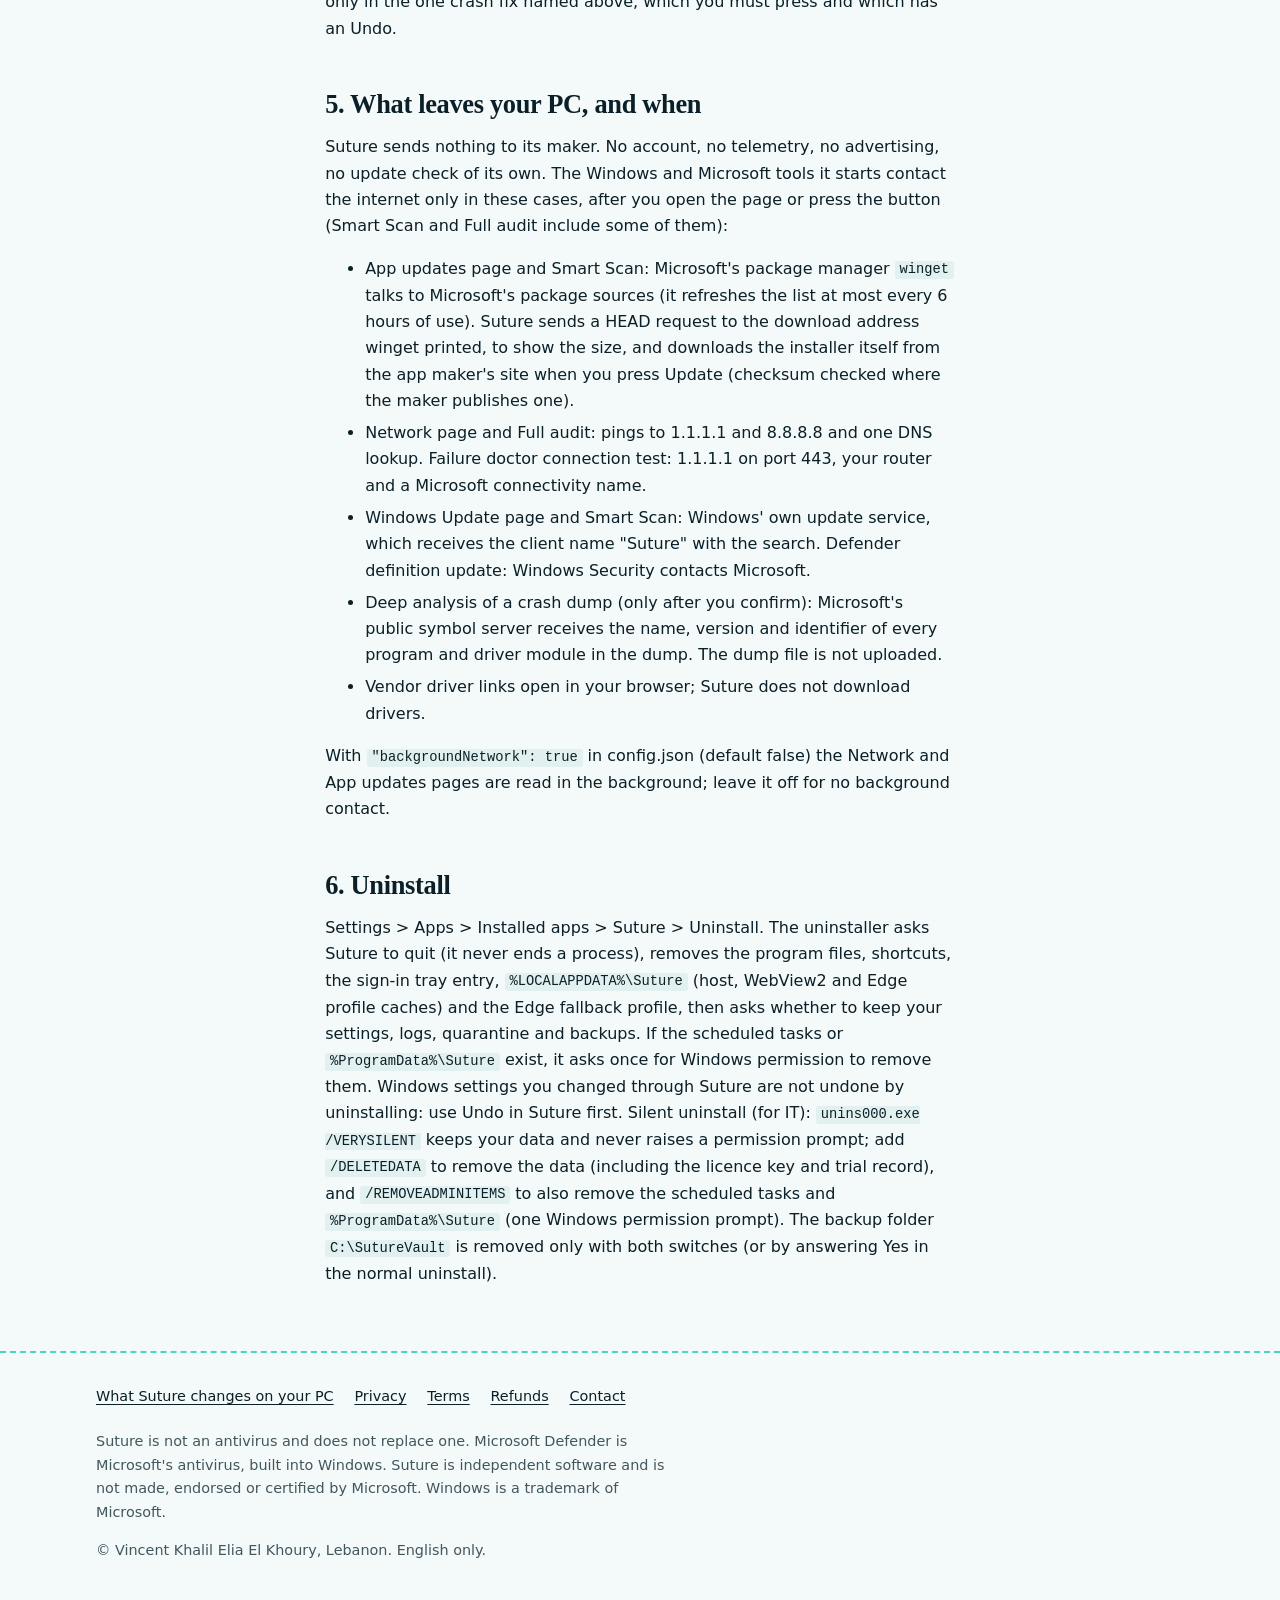
<file: changes.html>
<!doctype html>
<html lang="en">
<head>
<meta charset="utf-8">
<meta name="viewport" content="width=device-width,initial-scale=1">
<title>What Suture changes on your PC | Suture</title>
<meta name="description" content="The full list of what the Suture installer and Suture itself change on a Windows PC, when, and how to undo each change.">
<meta name="color-scheme" content="light dark">
<meta name="theme-color" content="#0a1f27">
<meta property="og:type" content="website">
<meta property="og:site_name" content="Suture">
<meta property="og:title" content="What Suture changes on your PC | Suture">
<meta property="og:description" content="The full list of what the Suture installer and Suture itself change on a Windows PC, when, and how to undo each change.">
<meta property="og:image" content="https://suture-app.github.io/suture/suture-256.png">
<meta name="twitter:card" content="summary">
<link rel="icon" href="favicon.svg" type="image/svg+xml">
<link rel="icon" href="suture-256.png" type="image/png" sizes="256x256">
<link rel="apple-touch-icon" href="suture-256.png">
<link rel="stylesheet" href="style.css">
</head>
<body>
<a class="skip" href="#main">Skip to content</a>
<header class="site"><div class="wrap">
<a class="brand" href="index.html"><img src="suture-256.png" width="32" height="32" alt="">Suture</a>
<nav class="d" aria-label="Main"><ul><li><a href="changes.html" aria-current="page">What Suture changes</a></li><li><a href="index.html#pricing">Pricing</a></li><li><a href="index.html#faq">FAQ</a></li><li><a href="privacy.html">Privacy</a></li><li><a href="contact.html">Contact</a></li></ul></nav>
<details class="m"><summary>Menu</summary><nav aria-label="Main (menu)"><ul><li><a href="changes.html" aria-current="page">What Suture changes</a></li><li><a href="index.html#pricing">Pricing</a></li><li><a href="index.html#faq">FAQ</a></li><li><a href="privacy.html">Privacy</a></li><li><a href="contact.html">Contact</a></li></ul></nav></details>
</div></header>
<main id="main" class="doc">
<div class="wrap"><div class="page-head"><h1>What Suture changes on your PC</h1><p class="lede prose">The full list, kept in step with the product. It also ships with the installer.</p></div></div><div class="wrap prose"><p>Suture only changes something when you click the button for that change. Nothing below happens by itself, except the first section (the installer) and, if you switch it on, automatic mode switching in Modes. Items that need administrator rights show a normal Windows permission (UAC) prompt first. "Undo" means a button inside Suture puts it back.</p><h2>1. The installer (no administrator rights)</h2><div class="tablewrap"><table class="stack"><thead><tr><th scope="col">What</th><th scope="col">Where</th></tr></thead><tbody><tr><td data-label="What">Program files</td><td data-label="Where"><code>%LOCALAPPDATA%\Programs\Suture</code> (or the folder you chose): <code>Suture.exe</code>, <code>node.exe</code> (official Node.js), <code>server.js</code>, <code>ui\</code>, <code>ps\</code> scripts, <code>native\</code>, <code>bin\</code> (the window host <code>suturewin.exe</code>, <code>suturehelper.exe</code> and Microsoft WebView2 DLLs), <code>licenses\</code>, this list</td></tr><tr><td data-label="What">Start-menu shortcut "Suture"</td><td data-label="Where">Start menu &gt; Programs</td></tr><tr><td data-label="What">Desktop shortcut</td><td data-label="Where">only if you tick it</td></tr><tr><td data-label="What">Add or Remove Programs entry</td><td data-label="Where"><code>HKCU\Software\Microsoft\Windows\CurrentVersion\Uninstall\{6F1B7C2E-3A54-4D8E-9B21-5C7E0A94D3F8}_is1</code></td></tr></tbody></table></div><p>The installer refuses an install folder outside your own folders and Program Files, and asks before putting an older version over a newer one. The installer adds no service, no scheduled task, no startup entry, no browser extension, and changes no Windows setting. It needs no internet.</p><h2>2. Files Suture creates while it runs (all removable)</h2><div class="tablewrap"><table class="stack"><thead><tr><th scope="col">What</th><th scope="col">Where</th><th scope="col">Removed on uninstall</th></tr></thead><tbody><tr><td data-label="What">Your settings</td><td data-label="Where"><code>&lt;Suture folder&gt;\config.json</code> (only if you create it)</td><td data-label="Removed on uninstall">only if you choose "delete my data"</td></tr><tr><td data-label="What">Logs, undo records, registry backups, quarantine</td><td data-label="Where"><code>&lt;Suture folder&gt;\logs\</code>, <code>quarantine\</code></td><td data-label="Removed on uninstall">only if you choose "delete my data"</td></tr><tr><td data-label="What">Session token for the open window</td><td data-label="Where"><code>&lt;Suture folder&gt;\.session</code></td><td data-label="Removed on uninstall">yes</td></tr><tr><td data-label="What">Edge fallback window profile</td><td data-label="Where"><code>&lt;Suture folder&gt;\.edge</code></td><td data-label="Removed on uninstall">yes</td></tr><tr><td data-label="What">Window size and position, WebView2 profile (cache), "pre-warm off" flag, fallback-built host and helper (only when the shipped ones cannot be used)</td><td data-label="Where"><code>%LOCALAPPDATA%\Suture\</code> (<code>webview2\</code>, <code>bin\</code>, <code>window.txt</code>, <code>prewarm.off</code>)</td><td data-label="Removed on uninstall">yes</td></tr><tr><td data-label="What">Licence key and trial record (three copies of the trial record, so a reinstall or a second Windows account does not restart the trial)</td><td data-label="Where"><code>%LOCALAPPDATA%\Suture\license\</code>, <code>%APPDATA%\Suture\trial.dat</code> and <code>%ProgramData%\Suture\trial.dat</code> (PC-wide)</td><td data-label="Removed on uninstall">kept by a normal uninstall; removed when you choose "delete my data"</td></tr><tr><td data-label="What">Clean-up counters (how much of the Free monthly or trial cleaning allowance is used) and a one-line log of each clean-up (time, files, bytes; no file names)</td><td data-label="Where"><code>&lt;Suture folder&gt;/logs/</code> (<code>cleanup-free.json</code>, <code>cleanup-trial.json</code>, <code>cleanup-log.json</code>)</td><td data-label="Removed on uninstall">only if you choose "delete my data"</td></tr><tr><td data-label="What">Pinned hashes of the scripts allowed to run as administrator</td><td data-label="Where"><code>&lt;Suture folder&gt;\ps\elevated.sha256.json</code></td><td data-label="Removed on uninstall">yes</td></tr><tr><td data-label="What">Temporary copies of administrator actions</td><td data-label="Where"><code>%ProgramData%\Suture\run\</code> and <code>\keep\</code> (administrator-only folders)</td><td data-label="Removed on uninstall">yes (asks for permission)</td></tr><tr><td data-label="What">Backup vault (only if you set up the Backup guardian)</td><td data-label="Where"><code>C:\SutureVault</code> (or <code>vaultPath</code> in config.json)</td><td data-label="Removed on uninstall">only if you choose "delete my data" (asks for permission)</td></tr><tr><td data-label="What">Insights files</td><td data-label="Where"><code>&lt;Suture folder&gt;\logs\insights\&lt;module&gt;\</code> (saved old values for Windows surprises, the saved full disk read, the list of program paths Open doors checks: <code>doors\sigpaths.txt</code>), and <code>&lt;Suture folder&gt;\logs\surprises-changes.json</code> (a line for each Windows surprise you switch)</td><td data-label="Removed on uninstall">only if you choose "delete my data"</td></tr><tr><td data-label="What">BitLocker key check, temporary file (only if you ask for the key)</td><td data-label="Where"><code>%TEMP%\suture-bl-&lt;random&gt;\k.bin</code> in your own temporary folder: the recovery key sealed for your Windows account, present for a few seconds, then read and deleted at once. Left-overs from a cut-short run are swept after 5 minutes</td><td data-label="Removed on uninstall">deleted by Suture right after the read</td></tr></tbody></table></div><h2>3. Programs Suture starts</h2><ul><li><code>suturewin.exe</code> (its window, built from <code>native\suturewin.cs</code>) uses the Microsoft WebView2 runtime that Windows already has. If the runtime is missing, or the host cannot start, Suture opens a Microsoft Edge "app" window instead; Edge may then show the page address (127.0.0.1) while the page loads. The shipped host and helper are checked against <code>bin\SHA256SUMS</code> every start; if a file differs, Suture builds its own from the source in <code>native\</code> with the <code>csc.exe</code> that comes with Windows (into <code>%LOCALAPPDATA%\Suture\bin</code>).</li><li><code>suturehelper.exe</code> reads battery and power state while the Battery page is open, and stops a minute after the window goes quiet.</li><li>Windows PowerShell (<code>powershell.exe</code>, hidden window, the scripts in <code>ps\</code>) does the reading and fixing. A warm PowerShell worker (about 90 MB) is kept for a few minutes while the window is open. It is started with a script file and receives its work over a pipe; nothing is downloaded or run from the internet.</li><li>Administrator actions: Suture copies the exact script into an administrator-only folder, checks its SHA-256, then runs that copy. If a script's hash differs from the pinned one it is refused.</li><li>A hidden local server on <code>127.0.0.1</code> only (never reachable from the network), protected by a random token per session. It exits about two minutes after the window closes.</li></ul><h2>4. Things Suture can change, only when you ask</h2><div class="tablewrap"><table class="stack"><thead><tr><th scope="col">Action in Suture</th><th scope="col">What changes</th><th scope="col">Admin</th><th scope="col">Undo</th></tr></thead><tbody><tr><td data-label="Action in Suture">Tray icon at sign-in (off by default)</td><td data-label="What changes"><code>HKCU\Software\Microsoft\Windows\CurrentVersion\Run</code> value <code>SutureTray</code>; Startup page switches write <code>...\Explorer\StartupApproved\...</code> bytes (the Run value and shortcut of other apps are not changed)</td><td data-label="Admin">no</td><td data-label="Undo">yes</td></tr><tr><td data-label="Action in Suture">Modes / Battery: graphics preference per app</td><td data-label="What changes"><code>HKCU\Software\Microsoft\DirectX\UserGpuPreferences</code> values (<code>GpuPreference=1;</code>)</td><td data-label="Admin">no</td><td data-label="Undo">yes</td></tr><tr><td data-label="Action in Suture">Modes / Battery: power plan</td><td data-label="What changes"><code>powercfg /setactive</code>, battery (DC) values, hibernate on/off</td><td data-label="Admin">hibernate: yes</td><td data-label="Undo">yes</td></tr><tr><td data-label="Action in Suture">Modes (Pro)</td><td data-label="What changes">when you pick a mode (or, if you switched automatic mode on, when you plug in or unplug): the Windows power mode overlay; the screen refresh rate (to 60 Hz or the screen's highest, through the normal Windows display call); in Battery and Performance modes, closes OneDrive (<code>OneDrive.exe /shutdown</code>, and starts it again when you leave that mode if Suture closed it) and closes Steam when it is idle (no game running)</td><td data-label="Admin">no</td><td data-label="Undo">switch to another mode; the refresh rate follows the mode you pick</td></tr><tr><td data-label="Action in Suture">Privacy page</td><td data-label="What changes"><code>HKCU</code> values: AdvertisingInfo, Privacy\TailoredExperiences, Speech_OneCore, InputPersonalization, Siuf\Rules, ContentDeliveryManager (Start/lock-screen/Settings suggestions, silent app installs), Explorer\Advanced (recent files, extensions, hidden files, end-task), <code>Policies\Microsoft\Windows\Explorer\DisableSearchBoxSuggestions</code>, <code>Software\Classes\CLSID\{86ca1aa0-...}</code> (classic right-click menu), <code>Control Panel\International\User Profile\HttpAcceptLanguageOptOut</code></td><td data-label="Admin">no</td><td data-label="Undo">yes</td></tr><tr><td data-label="Action in Suture">Presets</td><td data-label="What changes"><code>HKCU</code> values: Themes\Personalize\EnableTransparency, Control Panel\Desktop\MenuShowDelay, Explorer\Serialize\StartupDelayInMSec, Explorer\Advanced\TaskbarAnimations</td><td data-label="Admin">no</td><td data-label="Undo">yes</td></tr><tr><td data-label="Action in Suture">Security page fixes</td><td data-label="What changes">Windows Firewall profiles on; Defender PUA protection on; real-time protection on; AutoRun off (<code>HKLM\...\Policies\Explorer\NoDriveTypeAutoRun</code>); Remote Desktop off (<code>HKLM\SYSTEM\CurrentControlSet\Control\Terminal Server\fDenyTSConnections</code>); UAC on (<code>HKLM\...\Policies\System\EnableLUA</code>); the old SMBv1 file-sharing protocol removed (<code>Disable-WindowsOptionalFeature SMB1Protocol</code>, restart needed). These only switch protections ON or reduce exposure; Suture never turns security software off.</td><td data-label="Admin">yes</td><td data-label="Undo">AutoRun and Remote Desktop: yes. The others: switch them back in Windows Security (SMBv1: Windows Optional Features)</td></tr><tr><td data-label="Action in Suture">Windows Update page</td><td data-label="What changes">pause values under <code>HKLM\SOFTWARE\Microsoft\WindowsUpdate\UX\Settings</code>; Delivery Optimization values under <code>HKLM\SOFTWARE\Policies\Microsoft\Windows\DeliveryOptimization</code>; optional scheduled task <strong>"Suture Windows Update download"</strong> (downloads updates, never installs them); Windows Update repair (stops and restarts its services, resets its cache folders)</td><td data-label="Admin">yes</td><td data-label="Undo">yes (task: switch it off)</td></tr><tr><td data-label="Action in Suture">Backup guardian setup</td><td data-label="What changes">scheduled task <strong>"Suture Backup"</strong> (runs as SYSTEM daily; it checks the backup engine's SHA-256 before every run) and the vault folder</td><td data-label="Admin">yes</td><td data-label="Undo">yes (switch off)</td></tr><tr><td data-label="Action in Suture">Services page</td><td data-label="What changes">start type of listed optional services set to Manual (and stopped)</td><td data-label="Admin">yes</td><td data-label="Undo">yes</td></tr><tr><td data-label="Action in Suture">Repairs</td><td data-label="What changes"><code>DISM /Online /Cleanup-Image /RestoreHealth</code>, <code>sfc /scannow</code>, <code>chkdsk</code>; System Restore on + a restore point named "Suture checkpoint" (for that one point Suture sets <code>HKLM\SOFTWARE\Microsoft\Windows NT\CurrentVersion\SystemRestore\SystemRestorePointCreationFrequency</code> to 0 and puts the old value back; if Suture switched System Protection on, a button can switch it off again)</td><td data-label="Admin">yes</td><td data-label="Undo">no (Windows' own tools); System Protection: yes</td></tr><tr><td data-label="Action in Suture">Restart the PC</td><td data-label="What changes">Overview "Restart in 60 s" and the Windows Update restart run <code>shutdown.exe</code> with a 60-second countdown</td><td data-label="Admin">yes</td><td data-label="Undo">yes (Cancel during the 60 seconds)</td></tr><tr><td data-label="Action in Suture">Crash and failure doctor fixes (Reliability, Pro)</td><td data-label="What changes">only the fix you press, each shown with its exact command first: start a stopped service (<code>sc start</code>); make Windows restart a failing service (<code>sc failure</code>); change a service's start type to Manual or delayed (<code>sc config</code>); fast startup off (<code>HiberbootEnabled</code>=0 under <code>HKLM\...\Session Manager\Power</code>); reset power plans to Windows defaults (<code>powercfg /restoredefaultschemes</code>, the active plan exported first); stop one device waking the PC (<code>powercfg /devicedisablewake</code>); <strong>change the DNS servers of the active network adapter to 1.1.1.1 / 1.0.0.1 (the only place Suture changes DNS)</strong>; rename an app's settings or cache folder to <code>&lt;name&gt;.suture-&lt;date&gt;</code> (never deleted); rename the Windows Update folders SoftwareDistribution and catroot2; run a scheduled task you pick (<code>schtasks /run</code>); an app's graphics preference (<code>HKCU\...\UserGpuPreferences</code>)</td><td data-label="Admin">most: yes</td><td data-label="Undo">yes for all except running a scheduled task and the Windows Update folder renames (rename them back by hand)</td></tr><tr><td data-label="Action in Suture">Network fixes</td><td data-label="What changes"><code>ipconfig /flushdns</code>, <code>netsh winsock reset</code>, <code>netsh int ip reset</code></td><td data-label="Admin">yes</td><td data-label="Undo">restart</td></tr><tr><td data-label="Action in Suture">Clean up after a scan (Space you can free)</td><td data-label="What changes">Deletes, for good and not into the Recycle Bin, only temporary files and caches that Windows or the app rebuilds: your temp folder (files over 24 hours old), graphics shader caches, the cache folders of Edge, Chrome, Brave and Firefox (never sign-ins, passwords, history or tabs), thumbnail and icon cache, Windows error reports and crash dumps; the Recycle Bin only if you tick it (never ticked by default). It lists the sizes after a Smart Scan but never runs by itself: you press Review and clean, read the exact totals and confirm. It never touches Documents, Desktop, Downloads, Pictures, Videos, Music, OneDrive folders, the folders you protect, Suture's own folder or a drive or profile root, never follows a link or junction, and skips files in use. It does not clean Windows' own temp folder or update download cache (they need administrator rights). Free: temp files only, up to 250 MB a month; Trial: 1 GB in total over the trial; Pro: no limit.</td><td data-label="Admin">no</td><td data-label="Undo">no: temporary files cannot be put back; apps rebuild them. A line is added to Help &gt; Changes</td></tr><tr><td data-label="Action in Suture">Cleaners</td><td data-label="What changes">files in Temp, caches, Recycle Bin, browser caches, junk you ticked (user files go to the Recycle Bin); registry entries you ticked on the Registry page (backed up to <code>logs\registry-backups</code> first)</td><td data-label="Admin">some</td><td data-label="Undo">restore from the backup</td></tr><tr><td data-label="Action in Suture">Apps</td><td data-label="What changes">uninstall or update apps you pick (winget or the app's own installer), remove Windows apps you pick on the Debloat page</td><td data-label="Admin">some</td><td data-label="Undo">Debloat: restore button</td></tr><tr><td data-label="Action in Suture">Dev cleanup (Pro)</td><td data-label="What changes">sets the vendor helper services you pick (Razer, AdGuard VPN and similar) to Manual and stops them; deletes the developer caches you tick (npm, uv, Electron, Steam web cache)</td><td data-label="Admin">yes, for services</td><td data-label="Undo">services: yes (original start mode kept); caches: no, apps rebuild them</td></tr><tr><td data-label="Action in Suture">Private photos</td><td data-label="What changes">moves the photo and video files you pick into your private folder (<code>_Collected</code>), or removes location data from a photo (the original is kept in <code>_Metadata originals</code> first). Never deletes</td><td data-label="Admin">no</td><td data-label="Undo">move the files back by hand; for location data, the original copy</td></tr><tr><td data-label="Action in Suture">Explorer restart</td><td data-label="What changes">closes and restarts <code>explorer.exe</code> (taskbar flashes)</td><td data-label="Admin">no</td><td data-label="Undo">-</td></tr><tr><td data-label="Action in Suture">Quarantine</td><td data-label="What changes">moves files you pick into <code>&lt;Suture folder&gt;\quarantine\</code>; quarantining ransomware stubs also keeps a copy of the list in <code>%ProgramData%\Suture\keep</code> (administrators only), and "Put back" reads that copy and refuses Startup folders, Windows, Program Files, ProgramData and other profiles</td><td data-label="Admin">no</td><td data-label="Undo">"Put back" in the app, or move the files back by hand</td></tr><tr><td data-label="Action in Suture">Insights: Windows surprises (Pro)</td><td data-label="What changes"><code>HKCU</code> values, only the ones you switch: Software\Policies\Microsoft\Windows\WindowsAI <code>DisableAIDataAnalysis</code> (Recall); Explorer\Advanced <code>ShowCopilotButton</code>; Software\Policies\Microsoft\Windows\WindowsCopilot <code>TurnOffWindowsCopilot</code>; Explorer\Advanced <code>TaskbarDa</code> (Widgets); Software\Microsoft\Windows\CurrentVersion\Feeds <code>ShellFeedsTaskbarViewMode</code>; ...\SearchSettings <code>IsDynamicSearchBoxEnabled</code>; Explorer\Advanced <code>Start_AccountNotifications</code>; ...\UserProfileEngagement <code>ScoobeSystemSettingEnabled</code>; ...\ContentDeliveryManager <code>SubscribedContent-310093Enabled</code>; Explorer\Advanced <code>ShowSyncProviderNotifications</code>. The old value is saved in <code>&lt;Suture folder&gt;\logs\insights\surprises\backup.json</code>. Turning Recall's setting off also deletes snapshots Windows already saved (you confirm first). Machine-wide (HKLM) policies are only read</td><td data-label="Admin">no</td><td data-label="Undo">yes (Put back)</td></tr><tr><td data-label="Action in Suture">Insights: Open doors (Pro)</td><td data-label="What changes">one Windows Firewall inbound Block rule for a program you pick, named <code>SutureBlock-</code> plus 8 characters, group "Suture"</td><td data-label="Admin">yes</td><td data-label="Undo">yes (removes only such a rule)</td></tr><tr><td data-label="Action in Suture">Insights: BitLocker key check (Pro)</td><td data-label="What changes">nothing is changed. If you ask, Windows asks for administrator permission and Suture reads the recovery key: it is sealed for your Windows account in a temporary file in your own temporary folder for a few seconds, read into memory and the file is deleted at once. It stays in memory for 3 minutes at most and is never written to logs or settings. "Save a copy" writes a text file only where you choose, and the Copy button leaves the key in the Windows clipboard (and clipboard history, if you turned it on) until you clear it</td><td data-label="Admin">yes, to show the key</td><td data-label="Undo">not needed</td></tr><tr><td data-label="Action in Suture">Insights: Disk health, Read full health (Pro)</td><td data-label="What changes">nothing on the disk is changed. A read-only administrator step saves wear, temperature and error counts in <code>&lt;Suture folder&gt;\logs\insights\disk\full.json</code> (ignored after 90 days)</td><td data-label="Admin">yes, for that step</td><td data-label="Undo">delete the file</td></tr><tr><td data-label="Action in Suture">Insights: Health report (Pro)</td><td data-label="What changes">writes one HTML file only where you choose in the Windows Save window; nothing is uploaded</td><td data-label="Admin">no</td><td data-label="Undo">delete the file</td></tr></tbody></table></div><p>Suture does not install drivers, does not change your browser, hosts file, proxy, default apps or Windows Defender exclusions, and does not disable Defender, the firewall or any other security software. It changes DNS servers only in the one crash fix named above, which you must press and which has an Undo.</p><h2>5. What leaves your PC, and when</h2><p>Suture sends nothing to its maker. No account, no telemetry, no advertising, no update check of its own. The Windows and Microsoft tools it starts contact the internet only in these cases, after you open the page or press the button (Smart Scan and Full audit include some of them):</p><ul><li>App updates page and Smart Scan: Microsoft's package manager <code>winget</code> talks to Microsoft's package sources (it refreshes the list at most every 6 hours of use). Suture sends a HEAD request to the download address winget printed, to show the size, and downloads the installer itself from the app maker's site when you press Update (checksum checked where the maker publishes one).</li><li>Network page and Full audit: pings to 1.1.1.1 and 8.8.8.8 and one DNS lookup. Failure doctor connection test: 1.1.1.1 on port 443, your router and a Microsoft connectivity name.</li><li>Windows Update page and Smart Scan: Windows' own update service, which receives the client name "Suture" with the search. Defender definition update: Windows Security contacts Microsoft.</li><li>Deep analysis of a crash dump (only after you confirm): Microsoft's public symbol server receives the name, version and identifier of every program and driver module in the dump. The dump file is not uploaded.</li><li>Vendor driver links open in your browser; Suture does not download drivers.</li></ul><p>With <code>"backgroundNetwork": true</code> in config.json (default false) the Network and App updates pages are read in the background; leave it off for no background contact.</p><h2>6. Uninstall</h2><p>Settings &gt; Apps &gt; Installed apps &gt; Suture &gt; Uninstall. The uninstaller asks Suture to quit (it never ends a process), removes the program files, shortcuts, the sign-in tray entry, <code>%LOCALAPPDATA%\Suture</code> (host, WebView2 and Edge profile caches) and the Edge fallback profile, then asks whether to keep your settings, logs, quarantine and backups. If the scheduled tasks or <code>%ProgramData%\Suture</code> exist, it asks once for Windows permission to remove them. Windows settings you changed through Suture are not undone by uninstalling: use Undo in Suture first. Silent uninstall (for IT): <code>unins000.exe /VERYSILENT</code> keeps your data and never raises a permission prompt; add <code>/DELETEDATA</code> to remove the data (including the licence key and trial record), and <code>/REMOVEADMINITEMS</code> to also remove the scheduled tasks and <code>%ProgramData%\Suture</code> (one Windows permission prompt). The backup folder <code>C:\SutureVault</code> is removed only with both switches (or by answering Yes in the normal uninstall).</p></div>
</main>
<footer class="site"><div class="wrap">
<ul>
<li><a href="changes.html">What Suture changes on your PC</a></li>
<li><a href="privacy.html">Privacy</a></li>
<li><a href="terms.html">Terms</a></li>
<li><a href="refund.html">Refunds</a></li>
<li><a href="contact.html">Contact</a></li>
</ul>
<p>Suture is not an antivirus and does not replace one. Microsoft Defender is Microsoft's antivirus, built into Windows. Suture is independent software and is not made, endorsed or certified by Microsoft. Windows is a trademark of Microsoft.</p>
<p>&copy; Vincent Khalil Elia El Khoury, Lebanon. English only.</p>
</div></footer>
</body>
</html>
</file>
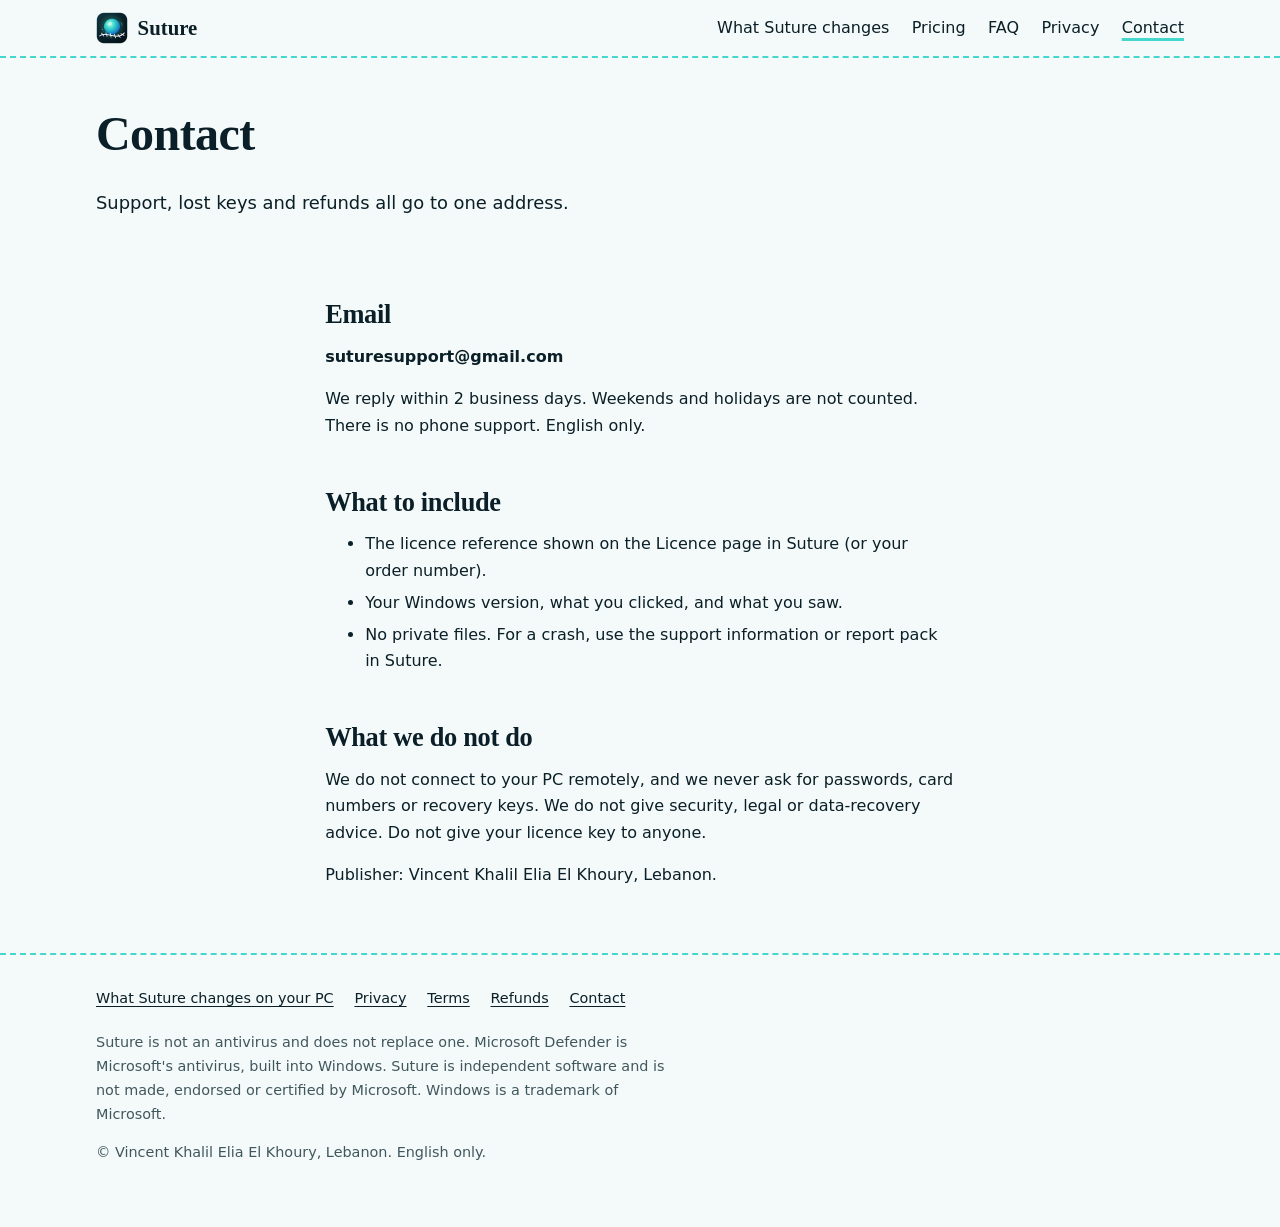
<file: contact.html>
<!doctype html>
<html lang="en">
<head>
<meta charset="utf-8">
<meta name="viewport" content="width=device-width,initial-scale=1">
<title>Contact | Suture</title>
<meta name="description" content="Contact Suture support by email. Replies within 2 business days.">
<meta name="color-scheme" content="light dark">
<meta name="theme-color" content="#0a1f27">
<meta property="og:type" content="website">
<meta property="og:site_name" content="Suture">
<meta property="og:title" content="Contact | Suture">
<meta property="og:description" content="Contact Suture support by email. Replies within 2 business days.">
<meta property="og:image" content="https://suture-app.github.io/suture/suture-256.png">
<meta name="twitter:card" content="summary">
<link rel="icon" href="favicon.svg" type="image/svg+xml">
<link rel="icon" href="suture-256.png" type="image/png" sizes="256x256">
<link rel="apple-touch-icon" href="suture-256.png">
<link rel="stylesheet" href="style.css">
</head>
<body>
<a class="skip" href="#main">Skip to content</a>
<header class="site"><div class="wrap">
<a class="brand" href="index.html"><img src="suture-256.png" width="32" height="32" alt="">Suture</a>
<nav class="d" aria-label="Main"><ul><li><a href="changes.html">What Suture changes</a></li><li><a href="index.html#pricing">Pricing</a></li><li><a href="index.html#faq">FAQ</a></li><li><a href="privacy.html">Privacy</a></li><li><a href="contact.html" aria-current="page">Contact</a></li></ul></nav>
<details class="m"><summary>Menu</summary><nav aria-label="Main (menu)"><ul><li><a href="changes.html">What Suture changes</a></li><li><a href="index.html#pricing">Pricing</a></li><li><a href="index.html#faq">FAQ</a></li><li><a href="privacy.html">Privacy</a></li><li><a href="contact.html" aria-current="page">Contact</a></li></ul></nav></details>
</div></header>
<main id="main" class="doc">
<div class="wrap"><div class="page-head"><h1>Contact</h1><p class="lede prose">Support, lost keys and refunds all go to one address.</p></div></div><div class="wrap prose"><h2>Email</h2><p><strong>suturesupport@gmail.com</strong></p><p>We reply within 2 business days. Weekends and holidays are not counted. There is no phone support. English only.</p><h2>What to include</h2><ul><li>The licence reference shown on the Licence page in Suture (or your order number).</li><li>Your Windows version, what you clicked, and what you saw.</li><li>No private files. For a crash, use the support information or report pack in Suture.</li></ul><h2>What we do not do</h2><p>We do not connect to your PC remotely, and we never ask for passwords, card numbers or recovery keys. We do not give security, legal or data-recovery advice. Do not give your licence key to anyone.</p><p>Publisher: Vincent Khalil Elia El Khoury, Lebanon.</p></div>
</main>
<footer class="site"><div class="wrap">
<ul>
<li><a href="changes.html">What Suture changes on your PC</a></li>
<li><a href="privacy.html">Privacy</a></li>
<li><a href="terms.html">Terms</a></li>
<li><a href="refund.html">Refunds</a></li>
<li><a href="contact.html">Contact</a></li>
</ul>
<p>Suture is not an antivirus and does not replace one. Microsoft Defender is Microsoft's antivirus, built into Windows. Suture is independent software and is not made, endorsed or certified by Microsoft. Windows is a trademark of Microsoft.</p>
<p>&copy; Vincent Khalil Elia El Khoury, Lebanon. English only.</p>
</div></footer>
</body>
</html>
</file>
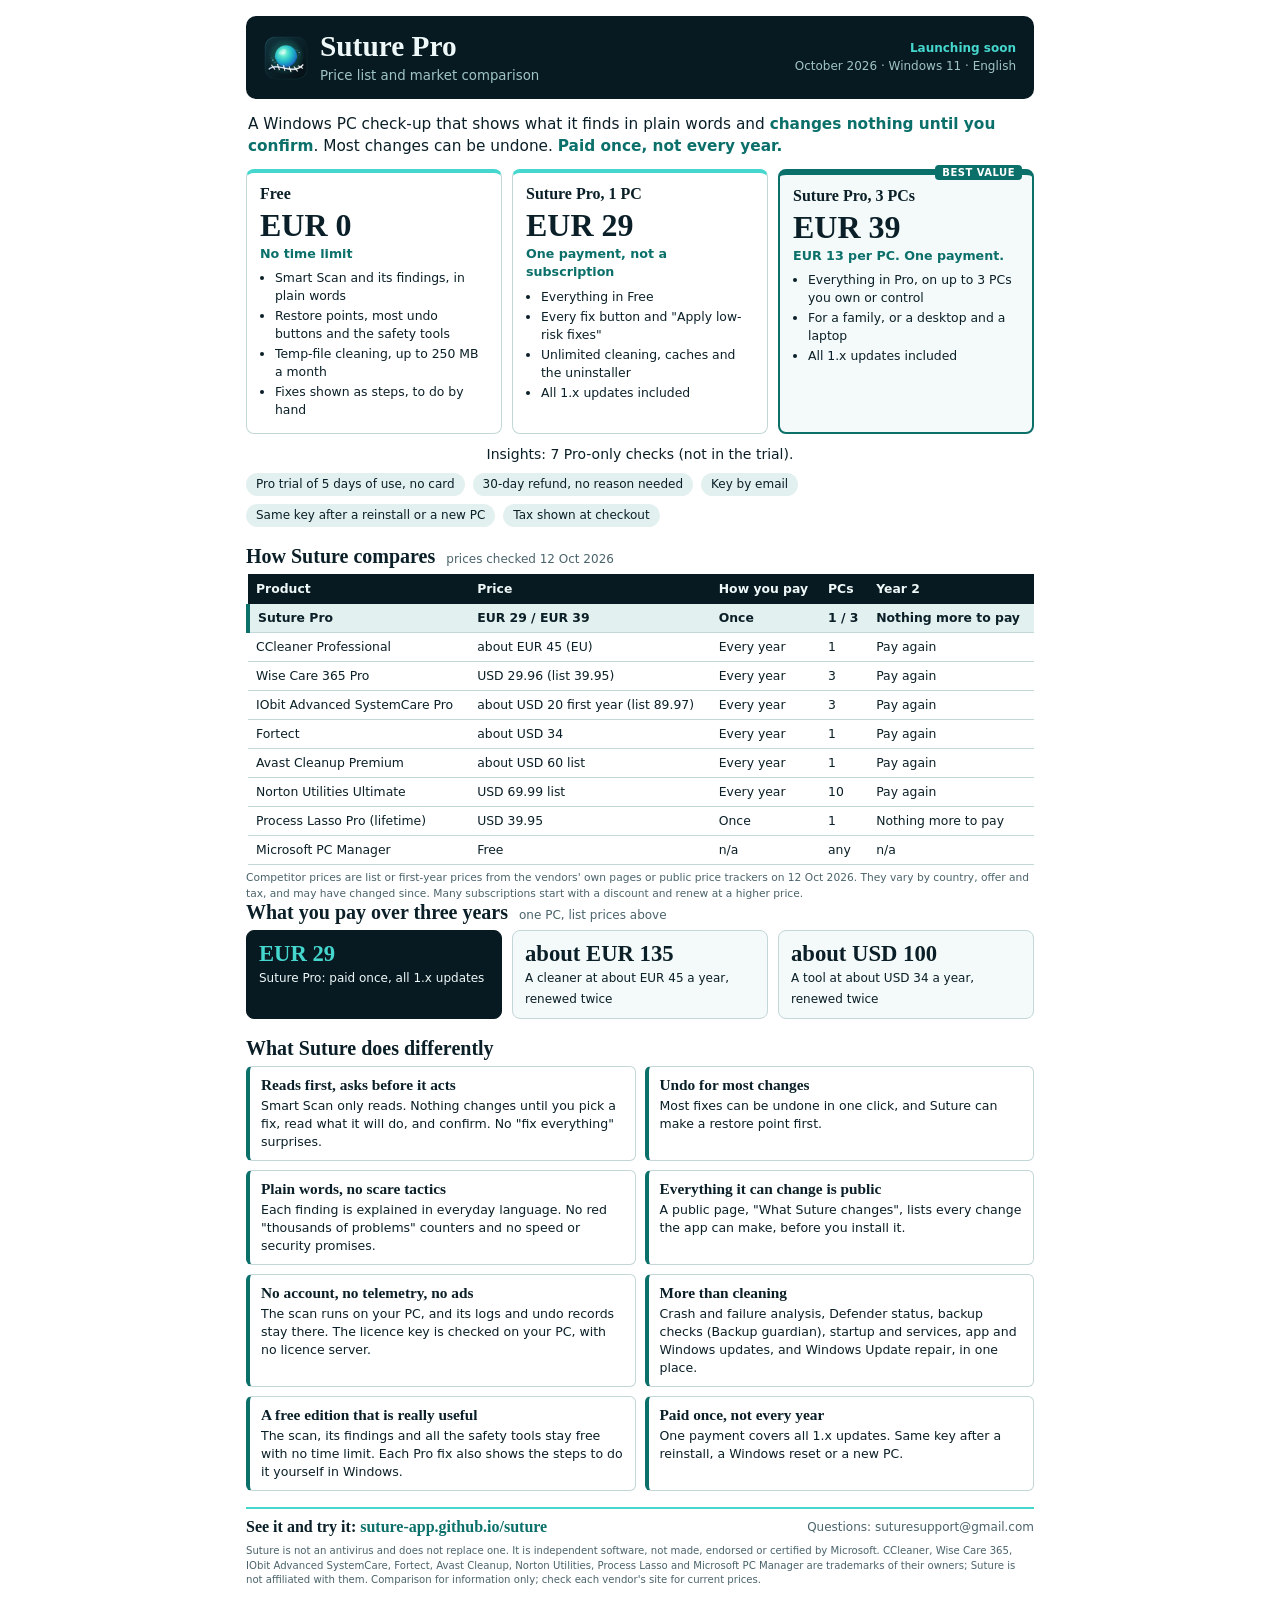
<file: price-list.html>
<!doctype html>
<html lang="en"><head><meta charset="utf-8"><meta name="viewport" content="width=device-width,initial-scale=1"><meta name="description" content="Suture Pro prices: Free, EUR 29 for 1 PC, EUR 39 for 3 PCs, paid once. Compared with other Windows PC tools."><link rel="icon" href="favicon.svg"><title>Suture Pro: price list</title>
<style>
@page{size:A4;margin:14mm 14mm 12mm}
:root{--ink:#0a1f27;--muted:#4a636b;--line:#c3d6d8;--accent:#0b6f6a;--teal:#45d6cd;--soft:#e2f0ef;--bg:#f4f9f9;
--serif:"Iowan Old Style","Palatino Linotype",Palatino,"Book Antiqua",Georgia,serif;--sans:"Segoe UI",system-ui,Arial,sans-serif}
*{box-sizing:border-box}
body{margin:0;font:10.5pt/1.45 var(--sans);color:var(--ink);background:#fff;-webkit-print-color-adjust:exact;print-color-adjust:exact}
h1,h2,h3{font-family:var(--serif);margin:0;line-height:1.15}
.top{display:flex;align-items:center;gap:12px;padding:14px 18px;background:#081a21;color:#eef8f8;border-radius:10px}
.top img{width:44px;height:44px}
.top h1{font-size:22pt}
.top p{margin:2px 0 0;color:#9fc4c6;font-size:10pt}
.top .date{margin-left:auto;text-align:right;font-size:9pt;color:#9fc4c6}
.lead{font-size:11.5pt;margin:14px 2px 12px}
.lead strong{color:var(--accent)}
.cards{display:grid;grid-template-columns:repeat(3,1fr);gap:10px;margin:6px 0 8px}
.card{border:1px solid var(--line);border-top:4px solid var(--teal);border-radius:8px;padding:12px 13px;position:relative;background:#fff}
.card.best{border:2px solid var(--accent);border-top:6px solid var(--accent);background:var(--bg)}
.tag{position:absolute;top:-10px;right:10px;background:var(--accent);color:#fff;font:700 7.5pt var(--sans);letter-spacing:.05em;text-transform:uppercase;padding:2px 7px;border-radius:4px}
.card h3{font-size:12pt}
.amt{font:700 24pt/1.1 var(--serif);margin:4px 0 0}
.per{color:var(--accent);font-weight:600;margin:2px 0 6px;font-size:9.5pt}
.card ul{margin:0;padding-left:15px;font-size:9.3pt}
.card li{margin:2px 0}
.terms{display:flex;gap:8px;flex-wrap:wrap;margin:8px 0 0}
.terms span{background:var(--soft);border-radius:20px;padding:3px 10px;font-size:9pt}
h2{font-size:15pt;margin:18px 0 6px;color:var(--ink)}
h2 small{font:400 9pt var(--sans);color:var(--muted);margin-left:6px}
table{width:100%;border-collapse:collapse;font-size:9.3pt}
th{text-align:left;background:#081a21;color:#eef8f8;font-weight:600;padding:6px 8px}
td{padding:5px 8px;border-bottom:1px solid var(--line);vertical-align:top}
tr.us td{background:var(--soft);font-weight:600}
tr.us td:first-child{border-left:4px solid var(--accent)}
.yes{color:var(--accent);font-weight:700}
.note{font-size:8pt;color:var(--muted);margin:5px 0 0}
.page2{break-before:page}
.diff{display:grid;grid-template-columns:1fr 1fr;gap:9px;margin-top:6px}
.d{border:1px solid var(--line);border-left:4px solid var(--accent);border-radius:6px;padding:9px 11px;background:#fff}
.d h3{font-size:11.5pt;margin-bottom:3px}
.d p{margin:0;font-size:9.4pt}
.cost{display:grid;grid-template-columns:repeat(3,1fr);gap:10px;margin-top:6px}
.c{border-radius:8px;padding:10px 12px;background:var(--bg);border:1px solid var(--line)}
.c b{display:block;font:700 17pt var(--serif)}
.c.us{background:#081a21;color:#eef8f8;border-color:#081a21}
.c.us b{color:var(--teal)}
.c span{font-size:9pt}
.foot{margin-top:16px;padding-top:9px;border-top:2px solid var(--teal);display:flex;justify-content:space-between;align-items:flex-end;gap:16px}
.foot .cta{font:700 12pt var(--serif)}
.foot .cta a{color:var(--accent);text-decoration:none}
.legal{font-size:7.6pt;color:var(--muted);margin-top:8px;line-height:1.4}
@media screen{body{max-width:820px;margin:0 auto;padding:16px}}
@media screen and (max-width:640px){.cards,.diff,.cost{grid-template-columns:1fr}.top{flex-wrap:wrap}.top .date{margin-left:0;text-align:left}.tablewrap{overflow-x:auto}table{min-width:560px}.foot{flex-direction:column;align-items:flex-start}.foot div{text-align:left!important}.card.best{margin-top:8px}}
</style></head><body>

<div class="top">
  <img src="suture-256.png" alt="">
  <div><h1>Suture Pro</h1><p>Price list and market comparison</p></div>
  <div class="date"><b style="color:#45d6cd">Launching soon</b><br>October 2026 · Windows 11 · English</div>
</div>

<p class="lead">A Windows PC check-up that shows what it finds in plain words and <strong>changes nothing until you confirm</strong>. Most changes can be undone. <strong>Paid once, not every year.</strong></p>

<div class="cards">
  <div class="card"><h3>Free</h3><p class="amt">EUR 0</p><p class="per">No time limit</p>
    <ul><li>Smart Scan and its findings, in plain words</li><li>Restore points, most undo buttons and the safety tools</li><li>Temp-file cleaning, up to 250 MB a month</li><li>Fixes shown as steps, to do by hand</li></ul></div>
  <div class="card"><h3>Suture Pro, 1 PC</h3><p class="amt">EUR 29</p><p class="per">One payment, not a subscription</p>
    <ul><li>Everything in Free</li><li>Every fix button and "Apply low-risk fixes"</li><li>Unlimited cleaning, caches and the uninstaller</li><li>All 1.x updates included</li></ul></div>
  <div class="card best"><span class="tag">Best value</span><h3>Suture Pro, 3 PCs</h3><p class="amt">EUR 39</p><p class="per">EUR 13 per PC. One payment.</p>
    <ul><li>Everything in Pro, on up to 3 PCs you own or control</li><li>For a family, or a desktop and a laptop</li><li>All 1.x updates included</li></ul></div>
</div>
<p style="text-align:center;margin:10px 0 0">Insights: 7 Pro-only checks (not in the trial).</p>
<div class="terms"><span>Pro trial of 5 days of use, no card</span><span>30-day refund, no reason needed</span><span>Key by email</span><span>Same key after a reinstall or a new PC</span><span>Tax shown at checkout</span></div>

<h2>How Suture compares <small>prices checked 12 Oct 2026</small></h2>
<div class="tablewrap"><table>
<thead><tr><th>Product</th><th>Price</th><th>How you pay</th><th>PCs</th><th>Year 2</th></tr></thead>
<tbody>
<tr class="us"><td>Suture Pro</td><td>EUR 29 / EUR 39</td><td>Once</td><td>1 / 3</td><td>Nothing more to pay</td></tr>
<tr><td>CCleaner Professional</td><td>about EUR 45 (EU)</td><td>Every year</td><td>1</td><td>Pay again</td></tr>
<tr><td>Wise Care 365 Pro</td><td>USD 29.96 (list 39.95)</td><td>Every year</td><td>3</td><td>Pay again</td></tr>
<tr><td>IObit Advanced SystemCare Pro</td><td>about USD 20 first year (list 89.97)</td><td>Every year</td><td>3</td><td>Pay again</td></tr>
<tr><td>Fortect</td><td>about USD 34</td><td>Every year</td><td>1</td><td>Pay again</td></tr>
<tr><td>Avast Cleanup Premium</td><td>about USD 60 list</td><td>Every year</td><td>1</td><td>Pay again</td></tr>
<tr><td>Norton Utilities Ultimate</td><td>USD 69.99 list</td><td>Every year</td><td>10</td><td>Pay again</td></tr>
<tr><td>Process Lasso Pro (lifetime)</td><td>USD 39.95</td><td>Once</td><td>1</td><td>Nothing more to pay</td></tr>
<tr><td>Microsoft PC Manager</td><td>Free</td><td>n/a</td><td>any</td><td>n/a</td></tr>
</tbody></table></div>
<p class="note">Competitor prices are list or first-year prices from the vendors' own pages or public price trackers on 12 Oct 2026. They vary by country, offer and tax, and may have changed since. Many subscriptions start with a discount and renew at a higher price.</p>

<div class="page2">
<h2 style="margin-top:0">What you pay over three years <small>one PC, list prices above</small></h2>
<div class="cost">
  <div class="c us"><b>EUR 29</b><span>Suture Pro: paid once, all 1.x updates</span></div>
  <div class="c"><b>about EUR 135</b><span>A cleaner at about EUR 45 a year, renewed twice</span></div>
  <div class="c"><b>about USD 100</b><span>A tool at about USD 34 a year, renewed twice</span></div>
</div>

<h2>What Suture does differently</h2>
<div class="diff">
  <div class="d"><h3>Reads first, asks before it acts</h3><p>Smart Scan only reads. Nothing changes until you pick a fix, read what it will do, and confirm. No "fix everything" surprises.</p></div>
  <div class="d"><h3>Undo for most changes</h3><p>Most fixes can be undone in one click, and Suture can make a restore point first.</p></div>
  <div class="d"><h3>Plain words, no scare tactics</h3><p>Each finding is explained in everyday language. No red "thousands of problems" counters and no speed or security promises.</p></div>
  <div class="d"><h3>Everything it can change is public</h3><p>A public page, "What Suture changes", lists every change the app can make, before you install it.</p></div>
  <div class="d"><h3>No account, no telemetry, no ads</h3><p>The scan runs on your PC, and its logs and undo records stay there. The licence key is checked on your PC, with no licence server.</p></div>
  <div class="d"><h3>More than cleaning</h3><p>Crash and failure analysis, Defender status, backup checks (Backup guardian), startup and services, app and Windows updates, and Windows Update repair, in one place.</p></div>
  <div class="d"><h3>A free edition that is really useful</h3><p>The scan, its findings and all the safety tools stay free with no time limit. Each Pro fix also shows the steps to do it yourself in Windows.</p></div>
  <div class="d"><h3>Paid once, not every year</h3><p>One payment covers all 1.x updates. Same key after a reinstall, a Windows reset or a new PC.</p></div>
</div>

<div class="foot">
  <div class="cta">See it and try it: <a href="https://suture-app.github.io/suture/">suture-app.github.io/suture</a></div>
  <div style="font-size:9pt;color:var(--muted);text-align:right">Questions: suturesupport@gmail.com</div>
</div>
<p class="legal">Suture is not an antivirus and does not replace one. It is independent software, not made, endorsed or certified by Microsoft. CCleaner, Wise Care 365, IObit Advanced SystemCare, Fortect, Avast Cleanup, Norton Utilities, Process Lasso and Microsoft PC Manager are trademarks of their owners; Suture is not affiliated with them. Comparison for information only; check each vendor's site for current prices.</p>
</div>
</body></html>
</file>
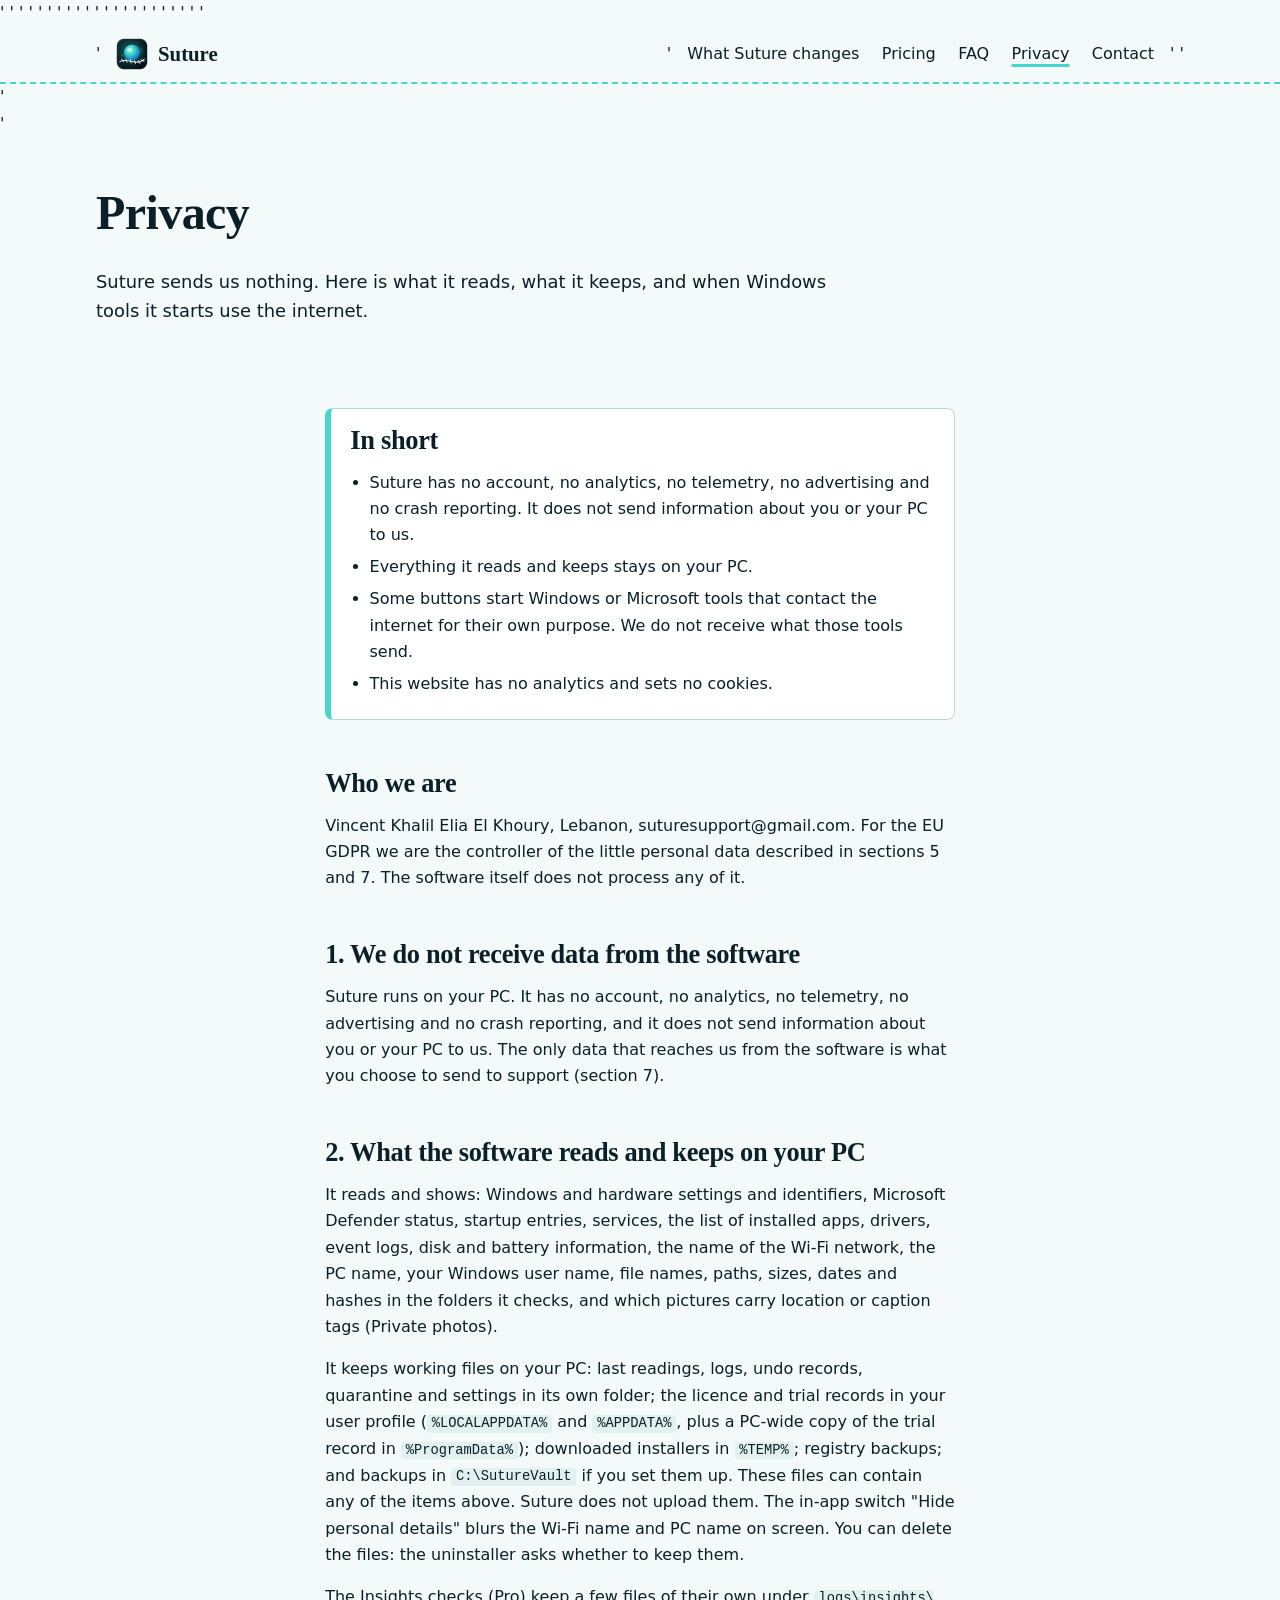
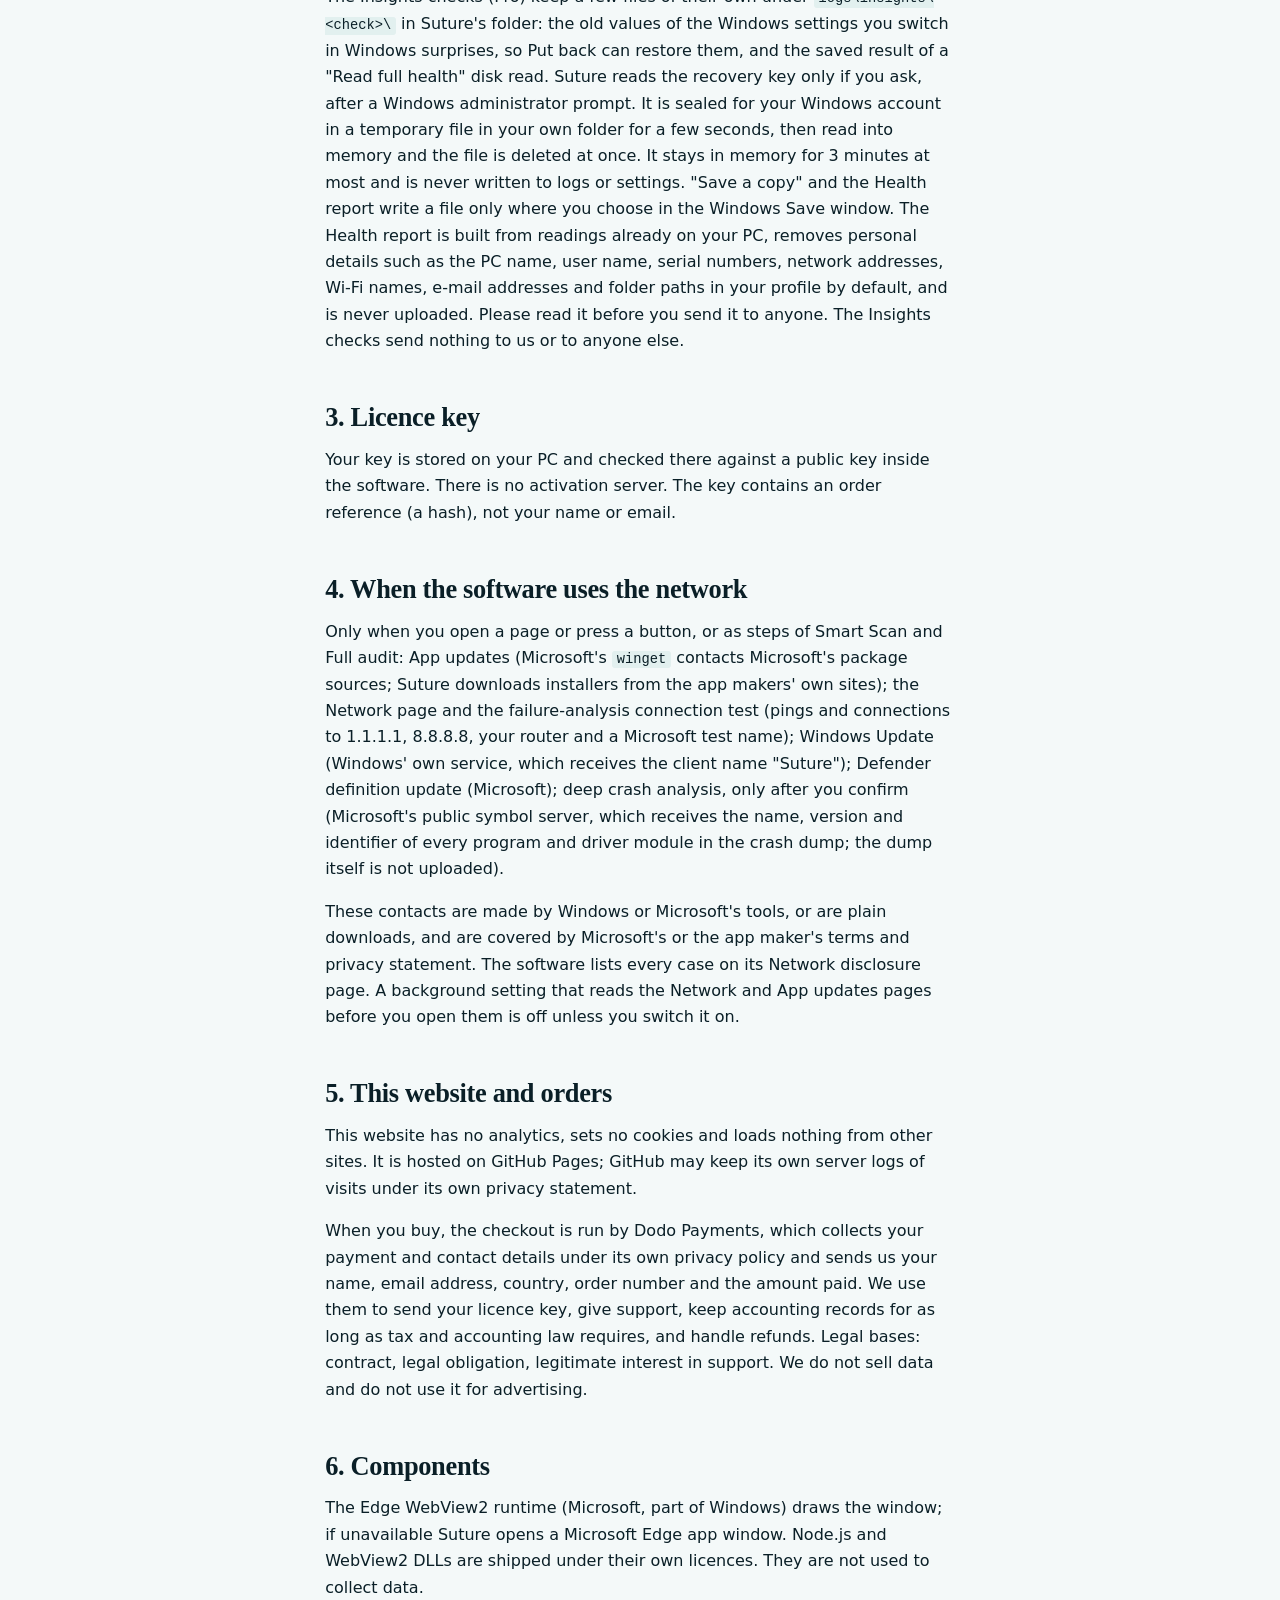
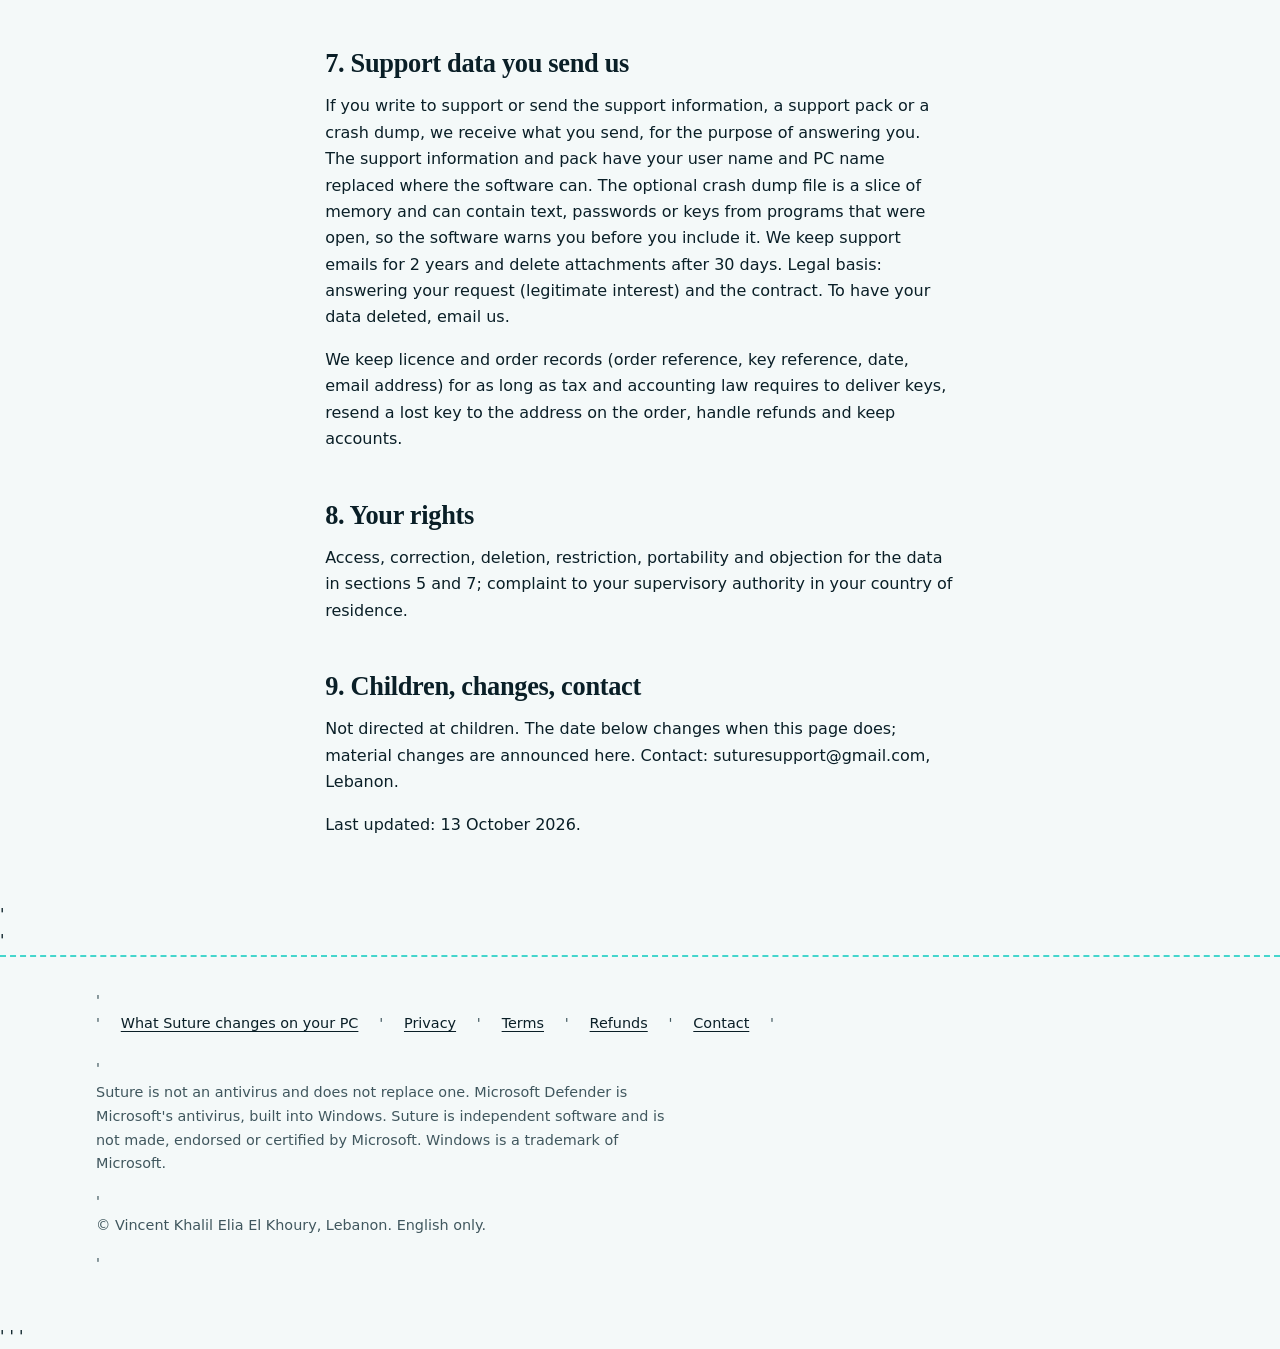
<file: privacy.html>
<!doctype html>'
<html lang="en">'
<head>'
<meta charset="utf-8">'
<meta name="viewport" content="width=device-width,initial-scale=1">'
<title>Privacy | Suture</title>'
<meta name="description" content="What Suture reads on your PC, what stays there, when it uses the network, and what this website does.">'
<meta name="color-scheme" content="light dark">'
<meta name="theme-color" content="#0a1f27">'
<meta property="og:type" content="website">'
<meta property="og:site_name" content="Suture">'
<meta property="og:title" content="Privacy | Suture">'
<meta property="og:description" content="What Suture reads on your PC, what stays there, when it uses the network, and what this website does.">'
<meta property="og:image" content="https://suture-app.github.io/suture/suture-256.png">'
<meta name="twitter:card" content="summary">'
<link rel="icon" href="favicon.svg" type="image/svg+xml">'
<link rel="icon" href="suture-256.png" type="image/png" sizes="256x256">'
<link rel="apple-touch-icon" href="suture-256.png">'
<link rel="stylesheet" href="style.css">'
</head>'
<body>'
<a class="skip" href="#main">Skip to content</a>'
<header class="site"><div class="wrap">'
<a class="brand" href="index.html"><img src="suture-256.png" width="32" height="32" alt="">Suture</a>'
<nav class="d" aria-label="Main"><ul><li><a href="changes.html">What Suture changes</a></li><li><a href="index.html#pricing">Pricing</a></li><li><a href="index.html#faq">FAQ</a></li><li><a href="privacy.html" aria-current="page">Privacy</a></li><li><a href="contact.html">Contact</a></li></ul></nav>'
<details class="m"><summary>Menu</summary><nav aria-label="Main (menu)"><ul><li><a href="changes.html">What Suture changes</a></li><li><a href="index.html#pricing">Pricing</a></li><li><a href="index.html#faq">FAQ</a></li><li><a href="privacy.html" aria-current="page">Privacy</a></li><li><a href="contact.html">Contact</a></li></ul></nav></details>'
</div></header>'
<main id="main" class="doc">'
<div class="wrap"><div class="page-head"><h1>Privacy</h1><p class="lede prose">Suture sends us nothing. Here is what it reads, what it keeps, and when Windows tools it starts use the internet.</p></div></div><div class="wrap prose"><div class="summary"><h2>In short</h2><ul><li>Suture has no account, no analytics, no telemetry, no advertising and no crash reporting. It does not send information about you or your PC to us.</li><li>Everything it reads and keeps stays on your PC.</li><li>Some buttons start Windows or Microsoft tools that contact the internet for their own purpose. We do not receive what those tools send.</li><li>This website has no analytics and sets no cookies.</li></ul></div><h2>Who we are</h2><p>Vincent Khalil Elia El Khoury, Lebanon, suturesupport@gmail.com. For the EU GDPR we are the controller of the little personal data described in sections 5 and 7. The software itself does not process any of it.</p><h2>1. We do not receive data from the software</h2><p>Suture runs on your PC. It has no account, no analytics, no telemetry, no advertising and no crash reporting, and it does not send information about you or your PC to us. The only data that reaches us from the software is what you choose to send to support (section 7).</p><h2>2. What the software reads and keeps on your PC</h2><p>It reads and shows: Windows and hardware settings and identifiers, Microsoft Defender status, startup entries, services, the list of installed apps, drivers, event logs, disk and battery information, the name of the Wi-Fi network, the PC name, your Windows user name, file names, paths, sizes, dates and hashes in the folders it checks, and which pictures carry location or caption tags (Private photos).</p><p>It keeps working files on your PC: last readings, logs, undo records, quarantine and settings in its own folder; the licence and trial records in your user profile (<code>%LOCALAPPDATA%</code> and <code>%APPDATA%</code>, plus a PC-wide copy of the trial record in <code>%ProgramData%</code>); downloaded installers in <code>%TEMP%</code>; registry backups; and backups in <code>C:\SutureVault</code> if you set them up. These files can contain any of the items above. Suture does not upload them. The in-app switch "Hide personal details" blurs the Wi-Fi name and PC name on screen. You can delete the files: the uninstaller asks whether to keep them.</p><p>The Insights checks (Pro) keep a few files of their own under <code>logs\insights\&lt;check&gt;\</code> in Suture's folder: the old values of the Windows settings you switch in Windows surprises, so Put back can restore them, and the saved result of a "Read full health" disk read. Suture reads the recovery key only if you ask, after a Windows administrator prompt. It is sealed for your Windows account in a temporary file in your own folder for a few seconds, then read into memory and the file is deleted at once. It stays in memory for 3 minutes at most and is never written to logs or settings. "Save a copy" and the Health report write a file only where you choose in the Windows Save window. The Health report is built from readings already on your PC, removes personal details such as the PC name, user name, serial numbers, network addresses, Wi-Fi names, e-mail addresses and folder paths in your profile by default, and is never uploaded. Please read it before you send it to anyone. The Insights checks send nothing to us or to anyone else.</p><h2>3. Licence key</h2><p>Your key is stored on your PC and checked there against a public key inside the software. There is no activation server. The key contains an order reference (a hash), not your name or email.</p><h2>4. When the software uses the network</h2><p>Only when you open a page or press a button, or as steps of Smart Scan and Full audit: App updates (Microsoft's <code>winget</code> contacts Microsoft's package sources; Suture downloads installers from the app makers' own sites); the Network page and the failure-analysis connection test (pings and connections to 1.1.1.1, 8.8.8.8, your router and a Microsoft test name); Windows Update (Windows' own service, which receives the client name "Suture"); Defender definition update (Microsoft); deep crash analysis, only after you confirm (Microsoft's public symbol server, which receives the name, version and identifier of every program and driver module in the crash dump; the dump itself is not uploaded).</p><p>These contacts are made by Windows or Microsoft's tools, or are plain downloads, and are covered by Microsoft's or the app maker's terms and privacy statement. The software lists every case on its Network disclosure page. A background setting that reads the Network and App updates pages before you open them is off unless you switch it on.</p><h2>5. This website and orders</h2><p>This website has no analytics, sets no cookies and loads nothing from other sites. It is hosted on GitHub Pages; GitHub may keep its own server logs of visits under its own privacy statement. </p><p>When you buy, the checkout is run by Dodo Payments, which collects your payment and contact details under its own privacy policy and sends us your name, email address, country, order number and the amount paid. We use them to send your licence key, give support, keep accounting records for as long as tax and accounting law requires, and handle refunds. Legal bases: contract, legal obligation, legitimate interest in support. We do not sell data and do not use it for advertising.</p><h2>6. Components</h2><p>The Edge WebView2 runtime (Microsoft, part of Windows) draws the window; if unavailable Suture opens a Microsoft Edge app window. Node.js and WebView2 DLLs are shipped under their own licences. They are not used to collect data.</p><h2>7. Support data you send us</h2><p>If you write to support or send the support information, a support pack or a crash dump, we receive what you send, for the purpose of answering you. The support information and pack have your user name and PC name replaced where the software can. The optional crash dump file is a slice of memory and can contain text, passwords or keys from programs that were open, so the software warns you before you include it. We keep support emails for 2 years and delete attachments after 30 days. Legal basis: answering your request (legitimate interest) and the contract. To have your data deleted, email us.</p><p>We keep licence and order records (order reference, key reference, date, email address) for as long as tax and accounting law requires to deliver keys, resend a lost key to the address on the order, handle refunds and keep accounts.</p><h2>8. Your rights</h2><p>Access, correction, deletion, restriction, portability and objection for the data in sections 5 and 7; complaint to your supervisory authority in your country of residence.</p><h2>9. Children, changes, contact</h2><p>Not directed at children. The date below changes when this page does; material changes are announced here. Contact: suturesupport@gmail.com, Lebanon.</p><p>Last updated: 13 October 2026.</p></div>'
</main>'
<footer class="site"><div class="wrap">'
<ul>'
<li><a href="changes.html">What Suture changes on your PC</a></li>'
<li><a href="privacy.html">Privacy</a></li>'
<li><a href="terms.html">Terms</a></li>'
<li><a href="refund.html">Refunds</a></li>'
<li><a href="contact.html">Contact</a></li>'
</ul>'
<p>Suture is not an antivirus and does not replace one. Microsoft Defender is Microsoft's antivirus, built into Windows. Suture is independent software and is not made, endorsed or certified by Microsoft. Windows is a trademark of Microsoft.</p>'
<p>&copy; Vincent Khalil Elia El Khoury, Lebanon. English only.</p>'
</div></footer>'
</body>'
</html>'
</file>
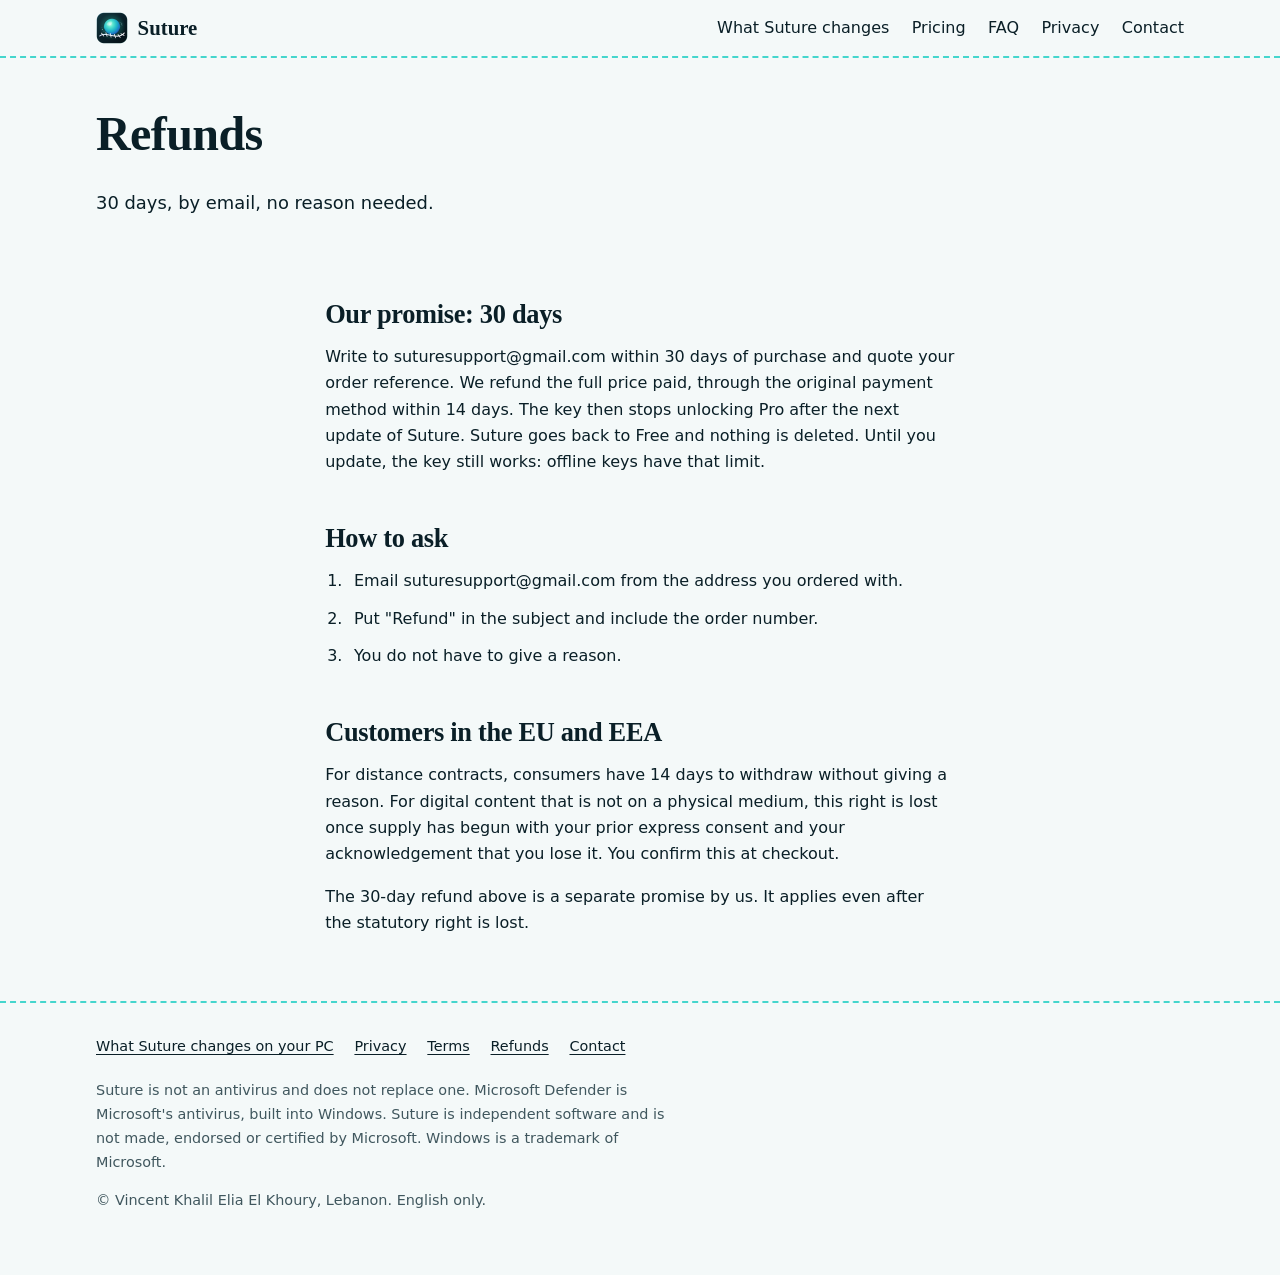
<file: refund.html>
<!doctype html>
<html lang="en">
<head>
<meta charset="utf-8">
<meta name="viewport" content="width=device-width,initial-scale=1">
<title>Refunds | Suture</title>
<meta name="description" content="Suture Pro refunds: 30 days, by email, and how to ask.">
<meta name="color-scheme" content="light dark">
<meta name="theme-color" content="#0a1f27">
<meta property="og:type" content="website">
<meta property="og:site_name" content="Suture">
<meta property="og:title" content="Refunds | Suture">
<meta property="og:description" content="Suture Pro refunds: 30 days, by email, and how to ask.">
<meta property="og:image" content="https://suture-app.github.io/suture/suture-256.png">
<meta name="twitter:card" content="summary">
<link rel="icon" href="favicon.svg" type="image/svg+xml">
<link rel="icon" href="suture-256.png" type="image/png" sizes="256x256">
<link rel="apple-touch-icon" href="suture-256.png">
<link rel="stylesheet" href="style.css">
</head>
<body>
<a class="skip" href="#main">Skip to content</a>
<header class="site"><div class="wrap">
<a class="brand" href="index.html"><img src="suture-256.png" width="32" height="32" alt="">Suture</a>
<nav class="d" aria-label="Main"><ul><li><a href="changes.html">What Suture changes</a></li><li><a href="index.html#pricing">Pricing</a></li><li><a href="index.html#faq">FAQ</a></li><li><a href="privacy.html">Privacy</a></li><li><a href="contact.html">Contact</a></li></ul></nav>
<details class="m"><summary>Menu</summary><nav aria-label="Main (menu)"><ul><li><a href="changes.html">What Suture changes</a></li><li><a href="index.html#pricing">Pricing</a></li><li><a href="index.html#faq">FAQ</a></li><li><a href="privacy.html">Privacy</a></li><li><a href="contact.html">Contact</a></li></ul></nav></details>
</div></header>
<main id="main" class="doc">
<div class="wrap"><div class="page-head"><h1>Refunds</h1><p class="lede prose">30 days, by email, no reason needed.</p></div></div><div class="wrap prose"><h2>Our promise: 30 days</h2><p>Write to suturesupport@gmail.com within 30 days of purchase and quote your order reference. We refund the full price paid, through the original payment method within 14 days. The key then stops unlocking Pro after the next update of Suture. Suture goes back to Free and nothing is deleted. Until you update, the key still works: offline keys have that limit.</p><h2>How to ask</h2><ol class="steps"><li>Email suturesupport@gmail.com from the address you ordered with.</li><li>Put "Refund" in the subject and include the order number.</li><li>You do not have to give a reason.</li></ol><h2>Customers in the EU and EEA</h2><p>For distance contracts, consumers have 14 days to withdraw without giving a reason. For digital content that is not on a physical medium, this right is lost once supply has begun with your prior express consent and your acknowledgement that you lose it. You confirm this at checkout.</p><p>The 30-day refund above is a separate promise by us. It applies even after the statutory right is lost.</p></div>
</main>
<footer class="site"><div class="wrap">
<ul>
<li><a href="changes.html">What Suture changes on your PC</a></li>
<li><a href="privacy.html">Privacy</a></li>
<li><a href="terms.html">Terms</a></li>
<li><a href="refund.html">Refunds</a></li>
<li><a href="contact.html">Contact</a></li>
</ul>
<p>Suture is not an antivirus and does not replace one. Microsoft Defender is Microsoft's antivirus, built into Windows. Suture is independent software and is not made, endorsed or certified by Microsoft. Windows is a trademark of Microsoft.</p>
<p>&copy; Vincent Khalil Elia El Khoury, Lebanon. English only.</p>
</div></footer>
</body>
</html>
</file>
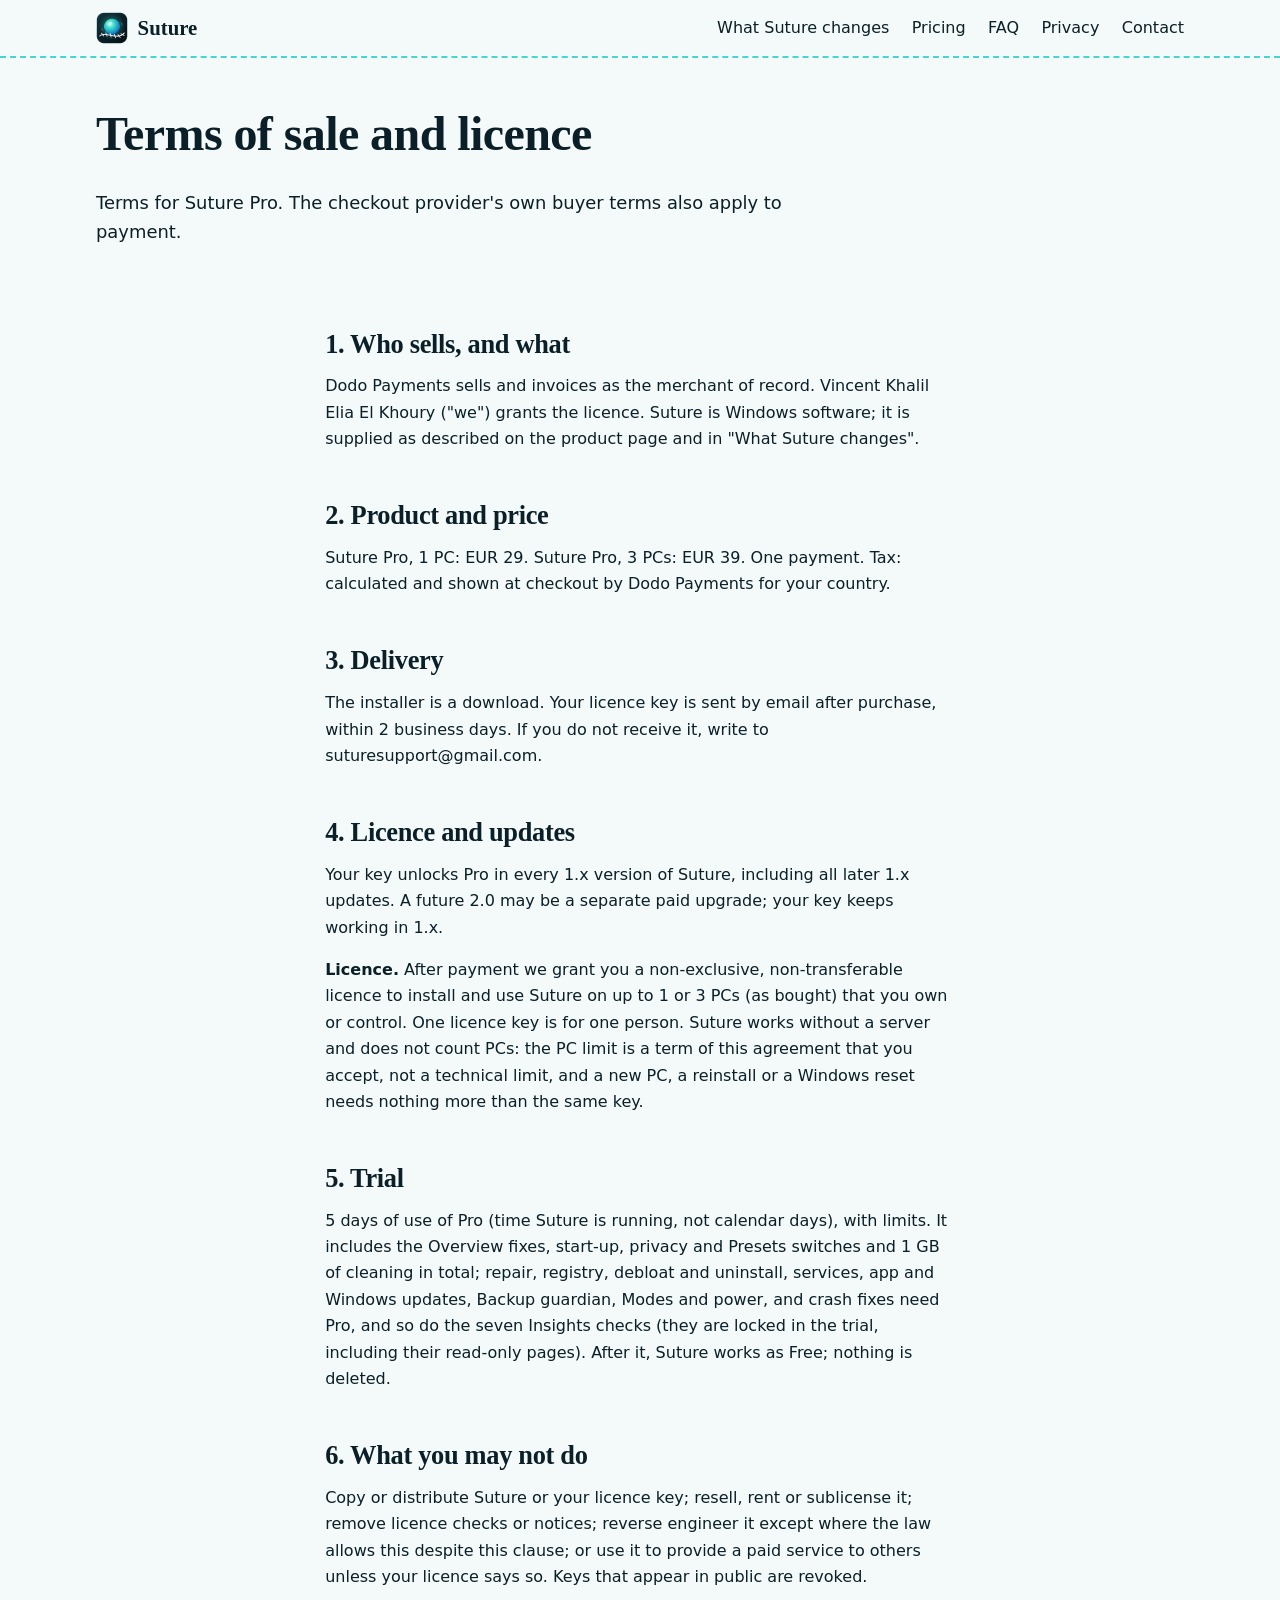
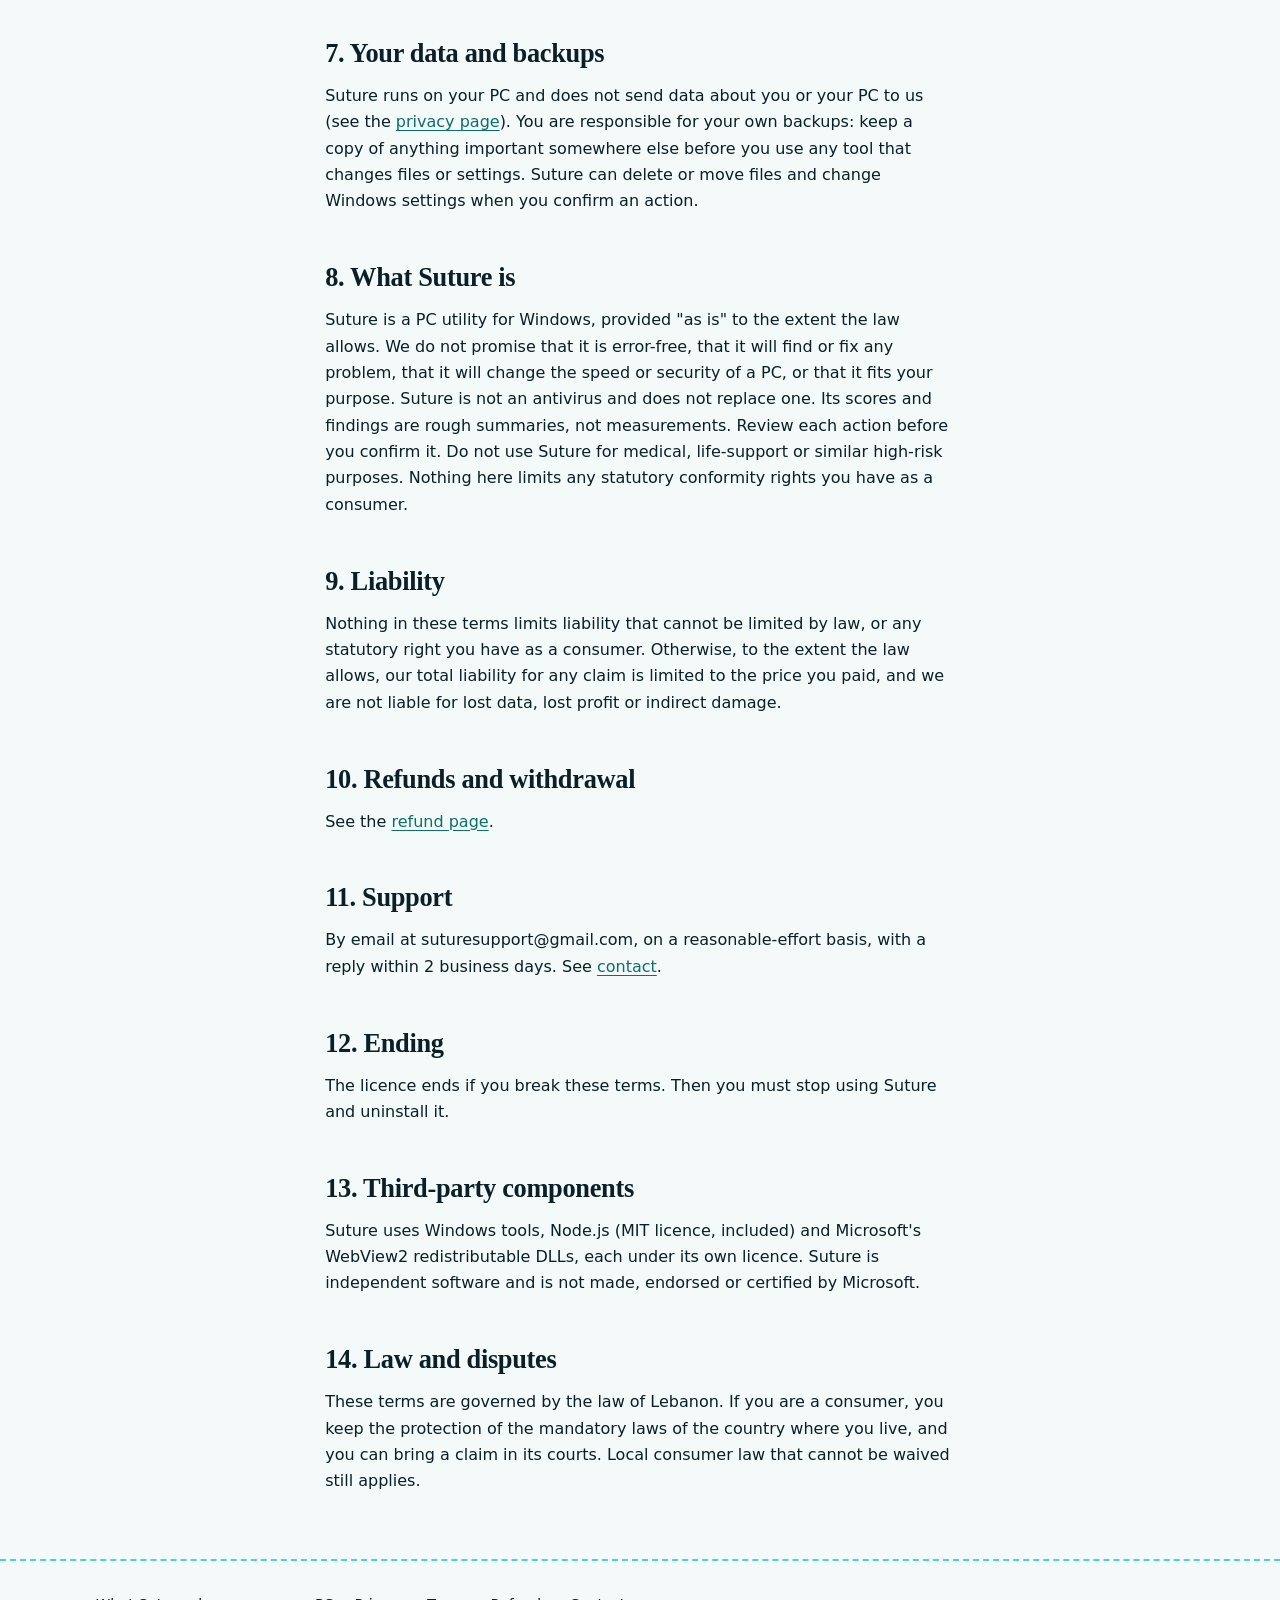
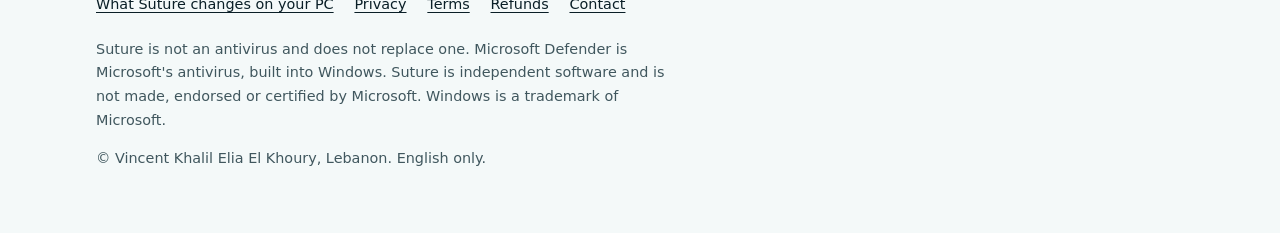
<file: terms.html>
<!doctype html>
<html lang="en">
<head>
<meta charset="utf-8">
<meta name="viewport" content="width=device-width,initial-scale=1">
<title>Terms | Suture</title>
<meta name="description" content="Terms of sale and licence for Suture Pro.">
<meta name="color-scheme" content="light dark">
<meta name="theme-color" content="#0a1f27">
<meta property="og:type" content="website">
<meta property="og:site_name" content="Suture">
<meta property="og:title" content="Terms | Suture">
<meta property="og:description" content="Terms of sale and licence for Suture Pro.">
<meta property="og:image" content="https://suture-app.github.io/suture/suture-256.png">
<meta name="twitter:card" content="summary">
<link rel="icon" href="favicon.svg" type="image/svg+xml">
<link rel="icon" href="suture-256.png" type="image/png" sizes="256x256">
<link rel="apple-touch-icon" href="suture-256.png">
<link rel="stylesheet" href="style.css">
</head>
<body>
<a class="skip" href="#main">Skip to content</a>
<header class="site"><div class="wrap">
<a class="brand" href="index.html"><img src="suture-256.png" width="32" height="32" alt="">Suture</a>
<nav class="d" aria-label="Main"><ul><li><a href="changes.html">What Suture changes</a></li><li><a href="index.html#pricing">Pricing</a></li><li><a href="index.html#faq">FAQ</a></li><li><a href="privacy.html">Privacy</a></li><li><a href="contact.html">Contact</a></li></ul></nav>
<details class="m"><summary>Menu</summary><nav aria-label="Main (menu)"><ul><li><a href="changes.html">What Suture changes</a></li><li><a href="index.html#pricing">Pricing</a></li><li><a href="index.html#faq">FAQ</a></li><li><a href="privacy.html">Privacy</a></li><li><a href="contact.html">Contact</a></li></ul></nav></details>
</div></header>
<main id="main" class="doc">
<div class="wrap"><div class="page-head"><h1>Terms of sale and licence</h1><p class="lede prose">Terms for Suture Pro. The checkout provider's own buyer terms also apply to payment.</p></div></div><div class="wrap prose"><h2>1. Who sells, and what</h2><p>Dodo Payments sells and invoices as the merchant of record. Vincent Khalil Elia El Khoury ("we") grants the licence. Suture is Windows software; it is supplied as described on the product page and in "What Suture changes".</p><h2>2. Product and price</h2><p>Suture Pro, 1 PC: EUR 29. Suture Pro, 3 PCs: EUR 39. One payment. Tax: calculated and shown at checkout by Dodo Payments for your country.</p><h2>3. Delivery</h2><p>The installer is a download. Your licence key is sent by email after purchase, within 2 business days. If you do not receive it, write to suturesupport@gmail.com.</p><h2>4. Licence and updates</h2><p>Your key unlocks Pro in every 1.x version of Suture, including all later 1.x updates. A future 2.0 may be a separate paid upgrade; your key keeps working in 1.x.</p><p><strong>Licence.</strong> After payment we grant you a non-exclusive, non-transferable licence to install and use Suture on up to 1 or 3 PCs (as bought) that you own or control. One licence key is for one person. Suture works without a server and does not count PCs: the PC limit is a term of this agreement that you accept, not a technical limit, and a new PC, a reinstall or a Windows reset needs nothing more than the same key.</p><h2>5. Trial</h2><p>5 days of use of Pro (time Suture is running, not calendar days), with limits. It includes the Overview fixes, start-up, privacy and Presets switches and 1 GB of cleaning in total; repair, registry, debloat and uninstall, services, app and Windows updates, Backup guardian, Modes and power, and crash fixes need Pro, and so do the seven Insights checks (they are locked in the trial, including their read-only pages). After it, Suture works as Free; nothing is deleted.</p><h2>6. What you may not do</h2><p>Copy or distribute Suture or your licence key; resell, rent or sublicense it; remove licence checks or notices; reverse engineer it except where the law allows this despite this clause; or use it to provide a paid service to others unless your licence says so. Keys that appear in public are revoked.</p><h2>7. Your data and backups</h2><p>Suture runs on your PC and does not send data about you or your PC to us (see the <a href="privacy.html">privacy page</a>). You are responsible for your own backups: keep a copy of anything important somewhere else before you use any tool that changes files or settings. Suture can delete or move files and change Windows settings when you confirm an action.</p><h2>8. What Suture is</h2><p>Suture is a PC utility for Windows, provided "as is" to the extent the law allows. We do not promise that it is error-free, that it will find or fix any problem, that it will change the speed or security of a PC, or that it fits your purpose. Suture is not an antivirus and does not replace one. Its scores and findings are rough summaries, not measurements. Review each action before you confirm it. Do not use Suture for medical, life-support or similar high-risk purposes. Nothing here limits any statutory conformity rights you have as a consumer.</p><h2>9. Liability</h2><p>Nothing in these terms limits liability that cannot be limited by law, or any statutory right you have as a consumer. Otherwise, to the extent the law allows, our total liability for any claim is limited to the price you paid, and we are not liable for lost data, lost profit or indirect damage.</p><h2>10. Refunds and withdrawal</h2><p>See the <a href="refund.html">refund page</a>.</p><h2>11. Support</h2><p>By email at suturesupport@gmail.com, on a reasonable-effort basis, with a reply within 2 business days. See <a href="contact.html">contact</a>.</p><h2>12. Ending</h2><p>The licence ends if you break these terms. Then you must stop using Suture and uninstall it.</p><h2>13. Third-party components</h2><p>Suture uses Windows tools, Node.js (MIT licence, included) and Microsoft's WebView2 redistributable DLLs, each under its own licence. Suture is independent software and is not made, endorsed or certified by Microsoft.</p><h2>14. Law and disputes</h2><p>These terms are governed by the law of Lebanon. If you are a consumer, you keep the protection of the mandatory laws of the country where you live, and you can bring a claim in its courts. Local consumer law that cannot be waived still applies.</p></div>
</main>
<footer class="site"><div class="wrap">
<ul>
<li><a href="changes.html">What Suture changes on your PC</a></li>
<li><a href="privacy.html">Privacy</a></li>
<li><a href="terms.html">Terms</a></li>
<li><a href="refund.html">Refunds</a></li>
<li><a href="contact.html">Contact</a></li>
</ul>
<p>Suture is not an antivirus and does not replace one. Microsoft Defender is Microsoft's antivirus, built into Windows. Suture is independent software and is not made, endorsed or certified by Microsoft. Windows is a trademark of Microsoft.</p>
<p>&copy; Vincent Khalil Elia El Khoury, Lebanon. English only.</p>
</div></footer>
</body>
</html>
</file>
<file: style.css>
/* Suture site. System fonts only, no external resources. */
:root{
  --bg:#f4f9f9; --surface:#fff; --ink:#0a1f27; --muted:#40575e; --line:#c3d6d8;
  --accent:#0b6f6a; --btn:#45d6cd; --btn-ink:#0a1f27; --soft:#e2f0ef; --focus:#0a1f27;
  --deep:#0a1f27; --deep2:#12363f; --teal:#45d6cd;
  --serif:"Iowan Old Style","Palatino Linotype",Palatino,"Book Antiqua",Georgia,serif;
  --sans:system-ui,-apple-system,"Segoe UI",Roboto,"Helvetica Neue",Arial,sans-serif;
  --mono:ui-monospace,"Cascadia Mono",Consolas,Menlo,monospace;
  --hh:3.5rem;
}
@media (prefers-color-scheme:dark){
  :root{--bg:#081a21;--surface:#12363f;--ink:#eef8f8;--muted:#a9c3c7;--line:#2a525c;--accent:#45d6cd;--soft:#0e2c35;--focus:#45d6cd}
}
*{box-sizing:border-box}
html{-webkit-text-size-adjust:100%;scroll-padding-top:calc(var(--hh) + 1rem)}
body{margin:0;background:var(--bg);color:var(--ink);font:1rem/1.65 var(--sans);overflow-wrap:break-word}
img{max-width:100%;height:auto}
a{color:var(--accent);text-underline-offset:.18em}
a:hover{text-decoration-thickness:2px}
:focus-visible{outline:3px solid var(--focus);outline-offset:3px;border-radius:3px}
.skip{position:absolute;left:16px;top:-80px;background:var(--btn);color:var(--btn-ink);padding:.5rem .9rem;z-index:30;border-radius:4px}
.skip:focus{top:8px}
.wrap{max-width:70rem;margin:0 auto;padding:0 16px}
.prose{max-width:65ch}
h1,h2,h3{font-family:var(--serif);line-height:1.15;font-weight:700;margin:0 0 .55em;letter-spacing:-.012em;text-wrap:balance}
h1{font-size:clamp(2.1rem,7vw,3.9rem)}
h2{font-size:clamp(1.55rem,4.2vw,2.25rem)}
h3{font-size:1.2rem;letter-spacing:0}
p,ul,ol{margin:0 0 1em}
li{margin-bottom:.35em}
code{font-family:var(--mono);font-size:.86em;background:var(--soft);padding:.1em .35em;border-radius:3px;overflow-wrap:anywhere}
pre{background:var(--soft);border:1px solid var(--line);padding:.8rem 1rem;overflow-x:auto;font:.9rem/1.5 var(--mono);border-radius:6px}
pre code{background:none;padding:0}

/* sticky slim header */
header.site{position:sticky;top:0;z-index:20;background:var(--bg);border-bottom:2px dashed var(--teal)}
header.site .wrap{display:flex;align-items:center;gap:1rem;min-height:var(--hh)}
.brand{display:flex;align-items:center;gap:.6rem;font:700 1.3rem var(--serif);color:var(--ink);text-decoration:none;margin-right:auto}
.brand img{width:32px;height:32px;border-radius:7px}
nav.d ul{display:none;list-style:none;margin:0;padding:0;gap:1.4rem}
nav.d li{margin:0}
nav a{color:var(--ink);text-decoration:none;padding:.4rem 0;display:inline-block}
nav a:hover,nav a[aria-current]{text-decoration:underline;text-decoration-color:var(--teal);text-decoration-thickness:3px;text-underline-offset:.3em}
.m{position:relative}
.m summary{list-style:none;cursor:pointer;font-weight:700;border:2px solid var(--line);border-radius:6px;padding:.35rem .8rem;margin:0}
.m summary::-webkit-details-marker{display:none}
.m[open] summary{border-color:var(--teal)}
.m ul{position:absolute;right:0;top:calc(100% + .5rem);min-width:15rem;background:var(--surface);border:1px solid var(--line);border-radius:8px;padding:.4rem 1rem;list-style:none;margin:0;box-shadow:0 8px 24px rgba(0,0,0,.18)}
.m li{margin:0;border-bottom:1px solid var(--line)}
.m li:last-child{border:0}
.m a{display:block;padding:.65rem 0}
@media (min-width:52rem){nav.d ul{display:flex}.m{display:none}}

/* hero */
.hero{background:radial-gradient(70rem 30rem at 85% -10%,#1c5a63 0,transparent 60%),linear-gradient(160deg,var(--deep2),var(--deep));color:#eef8f8;padding:clamp(2rem,6vw,4.5rem) 0 clamp(2.5rem,6vw,4.5rem)}
.hero .grid{display:grid;gap:2.5rem}
@media (min-width:60rem){.hero .grid{grid-template-columns:1fr 1.05fr;align-items:center;gap:3.5rem}}
.hero h1{margin-bottom:.45em}
.mark{width:clamp(52px,14vw,72px);height:auto;aspect-ratio:1;border-radius:16px;margin-bottom:1.3rem;box-shadow:0 0 0 1px rgba(69,214,205,.4),0 10px 30px rgba(0,0,0,.4)}
.hero .lede{font-size:1.15rem;color:#cfe5e6;max-width:36rem}
.hero .small{color:#a9c3c7}
.hero a:not(.btn){color:var(--teal)}

/* buttons */
.actions{display:flex;flex-wrap:wrap;gap:1rem 1.2rem;align-items:flex-start;margin:1.6rem 0 1rem}
.btn{display:inline-block;font:700 1rem var(--sans);padding:.8rem 1.4rem;border-radius:6px;text-decoration:none;border:2px solid var(--btn);background:var(--btn);color:var(--btn-ink);transition:filter .15s,transform .15s}
.btn:hover{filter:brightness(1.08)}
.btn:active{transform:translateY(1px)}
.btn.disabled{background:transparent;color:#c4d9db;border:2px dashed #6a949d;cursor:not-allowed}
.btn.disabled:hover{filter:none}
section .btn.disabled{color:var(--muted);border-color:var(--line)}
.note{display:block;font-size:.85rem;opacity:.85;margin-top:.4rem;max-width:20rem}
.col{display:flex;flex-direction:column}

/* product mock, pure HTML/CSS */
.win{background:#0d2a32;border:1px solid #2f5b66;border-radius:10px;box-shadow:0 24px 60px rgba(0,0,0,.45);overflow:hidden;font-size:.9rem;color:#e6f3f3;text-align:left}
.win .bar{display:flex;align-items:center;gap:.5rem;background:#0a1f27;padding:.5rem .8rem;font-size:.8rem;color:#a9c3c7}
.win .bar i{width:9px;height:9px;border-radius:50%;background:#2f5b66;display:inline-block}
.win .bar b{margin-left:.4rem;color:#e6f3f3}
.win .body{padding:1rem}
.win h2{font:700 1rem var(--sans);margin:0 0 .15rem;letter-spacing:0;color:#fff}
.win .sub{color:#a9c3c7;font-size:.8rem;margin:0 0 .8rem}
.item{display:grid;grid-template-columns:auto 1fr auto;gap:.6rem;align-items:start;padding:.6rem 0;border-top:1px solid #1f4650}
.item .dot{width:10px;height:10px;border-radius:50%;margin-top:.45rem;background:var(--teal)}
.item .dot.n{background:#e9c46a}
.item p{margin:0}
.item p+p{font-size:.8rem;color:#a9c3c7}
.item .how{font-size:.78rem;color:var(--teal);white-space:nowrap}
.panel{margin-top:.8rem;background:#12363f;border:1px solid var(--teal);border-radius:8px;padding:.8rem .9rem}
.panel h3{font:700 .9rem var(--sans);margin:0 0 .4rem;color:#fff;letter-spacing:0}
.panel dl{margin:0 0 .7rem;font-size:.82rem}
.panel dt{color:#a9c3c7;float:left;clear:left;width:5.2rem}
.panel dd{margin:0 0 .15rem 5.4rem}
.fake{display:flex;gap:.5rem}
.fake span{border:1px solid #4b7680;border-radius:5px;padding:.25rem .8rem;font-size:.82rem}
.fake .go{background:var(--teal);border-color:var(--teal);color:#0a1f27;font-weight:700}
.undo{display:flex;justify-content:space-between;align-items:center;gap:.8rem;background:#06151a;margin-top:.8rem;border-radius:6px;padding:.5rem .8rem;font-size:.82rem}
.undo b{color:var(--teal);border:1px solid var(--teal);border-radius:5px;padding:.1rem .7rem}
.caption{font-size:.8rem;color:#a9c3c7;margin:.7rem 0 0}

/* sections: a dashed thread between them, like a stitch line */
section{padding:clamp(2.2rem,5vw,3.6rem) 0;border-top:2px dashed var(--line)}
section.first{border-top:0}
.sec-head{max-width:46rem;margin-bottom:1.6rem}
.lede{font-size:1.12rem}
.small{font-size:.9rem;color:var(--muted)}
.three{display:grid;gap:1.8rem}
@media (min-width:50rem){.three{grid-template-columns:repeat(3,1fr);gap:2.2rem}}
.three>div{border-top:4px solid var(--teal);padding-top:.9rem}
.steps{padding-left:1.4rem;max-width:65ch}
.steps li{padding-left:.4rem;margin-bottom:.7em}
.statement{background:var(--surface);border:1px solid var(--line);border-left:6px solid var(--teal);border-radius:8px;padding:1rem 1.2rem;margin:0 0 1rem;max-width:48rem}
.statement p{margin:0}
.draft{background:var(--soft);border:1px dashed var(--accent);border-radius:6px;padding:.55rem .9rem;font-size:.9rem;margin:0 0 1.6rem;max-width:48rem}
.summary{background:var(--surface);border:1px solid var(--line);border-left:6px solid var(--teal);border-radius:8px;padding:1rem 1.2rem;margin:0 0 2rem;max-width:48rem}
.summary h2{font-size:1.2rem}
.summary ul{margin:0;padding-left:1.2rem}
.page-head{padding:clamp(1.8rem,5vw,3rem) 0 1rem}
.page-head h1{font-size:clamp(1.9rem,5.5vw,3rem)}
.page-head+.wrap,main.doc>.wrap{padding-bottom:3rem}
main.doc h2{margin-top:1.8em;font-size:clamp(1.3rem,3.2vw,1.65rem)}
main.doc h2:first-child{margin-top:0}

/* tables: scroll-free; become cards on small screens */
.tablewrap{margin:0 0 1.4rem;border:1px solid var(--line);border-radius:8px;background:var(--surface);overflow:hidden}
table{border-collapse:collapse;width:100%;font-size:.95rem}
th,td{text-align:left;vertical-align:top;padding:.65rem .9rem;border-bottom:1px solid var(--line)}
tr:last-child td{border-bottom:0}
th{background:var(--soft)}
caption{text-align:left;font-weight:700;padding:.7rem .9rem;caption-side:top}
@media (max-width:42rem){
  table.stack,table.stack tbody,table.stack tr,table.stack td{display:block;width:100%}
  table.stack caption{display:block;width:100%}
  table.stack thead{position:absolute;left:-9999px}
  table.stack tr{padding:.5rem 0;border-bottom:3px solid var(--teal)}
  table.stack tr:last-child{border-bottom:0}
  table.stack td{border:0;padding:.3rem .9rem}
  table.stack td::before{content:attr(data-label);display:block;font-size:.75rem;font-weight:700;color:var(--muted)}
  table.stack td:first-child{font-weight:700}
  table.stack td:first-child::before{display:none}
}
.price{display:grid;gap:1.2rem;margin:1rem 0 1.4rem}
@media (min-width:42rem){.price{grid-template-columns:1fr 1fr}}
@media (min-width:60rem){.price{grid-template-columns:repeat(3,1fr)}}
.plan{background:var(--surface);border:1px solid var(--line);border-top:4px solid var(--teal);border-radius:8px;padding:1.2rem 1.3rem}
.plan h3{margin-bottom:.2rem}
.plan .amt{font:700 2.4rem/1.1 var(--serif);margin:0}
.plan p{margin:.3rem 0}
.plan{position:relative;display:flex;flex-direction:column}
.plan .per{font-weight:600;color:var(--accent)}
.plan .inc{margin:.7rem 0 0;padding-left:1.1rem}
.plan .inc li{margin:.25rem 0}
.plan.best{border:2px solid var(--accent);border-top:6px solid var(--accent);box-shadow:0 6px 20px rgba(11,111,106,.15)}
.plan .tag{position:absolute;top:-.85rem;right:1rem;margin:0;background:var(--accent);color:#fff;font:700 .78rem var(--sans);letter-spacing:.04em;text-transform:uppercase;padding:.2rem .6rem;border-radius:4px}
.price-note{margin:-.4rem 0 1.2rem}
.facts{padding-left:1.2rem;max-width:65ch}
details.q{border-bottom:1px solid var(--line)}
details.q summary{cursor:pointer;font-weight:700;padding:.85rem 0;list-style-position:outside;margin-left:1.1rem}
details.q[open] summary{color:var(--accent)}
details.q>*:not(summary){max-width:65ch}
.ph{background:var(--soft);padding:0 .25em;border-radius:3px}

footer.site{border-top:2px dashed var(--teal);padding:2rem 0 3rem;font-size:.9rem;color:var(--muted)}
footer.site ul{display:flex;flex-wrap:wrap;gap:.3rem 1.3rem;list-style:none;margin:0 0 1rem;padding:0}
footer.site a{color:var(--ink)}
footer.site p{max-width:65ch}
@media (prefers-reduced-motion:no-preference){html{scroll-behavior:smooth}}
@media (prefers-reduced-motion:reduce){*{transition:none!important}}

/* live scan orb (same orb.js as the app) */
:root{--accent-2:#5eead0;--display:"Segoe UI Variable Display","Segoe UI",system-ui,sans-serif}
.orbdemo{margin:0 0 1rem;text-align:center}
.orbbox{display:flex;flex-direction:column;align-items:center;gap:.25rem}
.orb{display:block;width:260px;height:220px;max-width:100%;pointer-events:none}
.orb-cap{display:grid;gap:2px;min-height:2.6em}
.orb-cap b{font:650 1rem/1.3 var(--display);color:#fff}
.orb-cap span{color:#a9c3c7;font-size:.9rem}
.orb-cap b:empty,.orb-cap span:empty{display:none}
.orbdemo .small{max-width:34ch;margin:.25rem auto 0;color:#a9c3c7}
@media (max-width:640px){.orb{width:200px;height:170px}}
</file>
